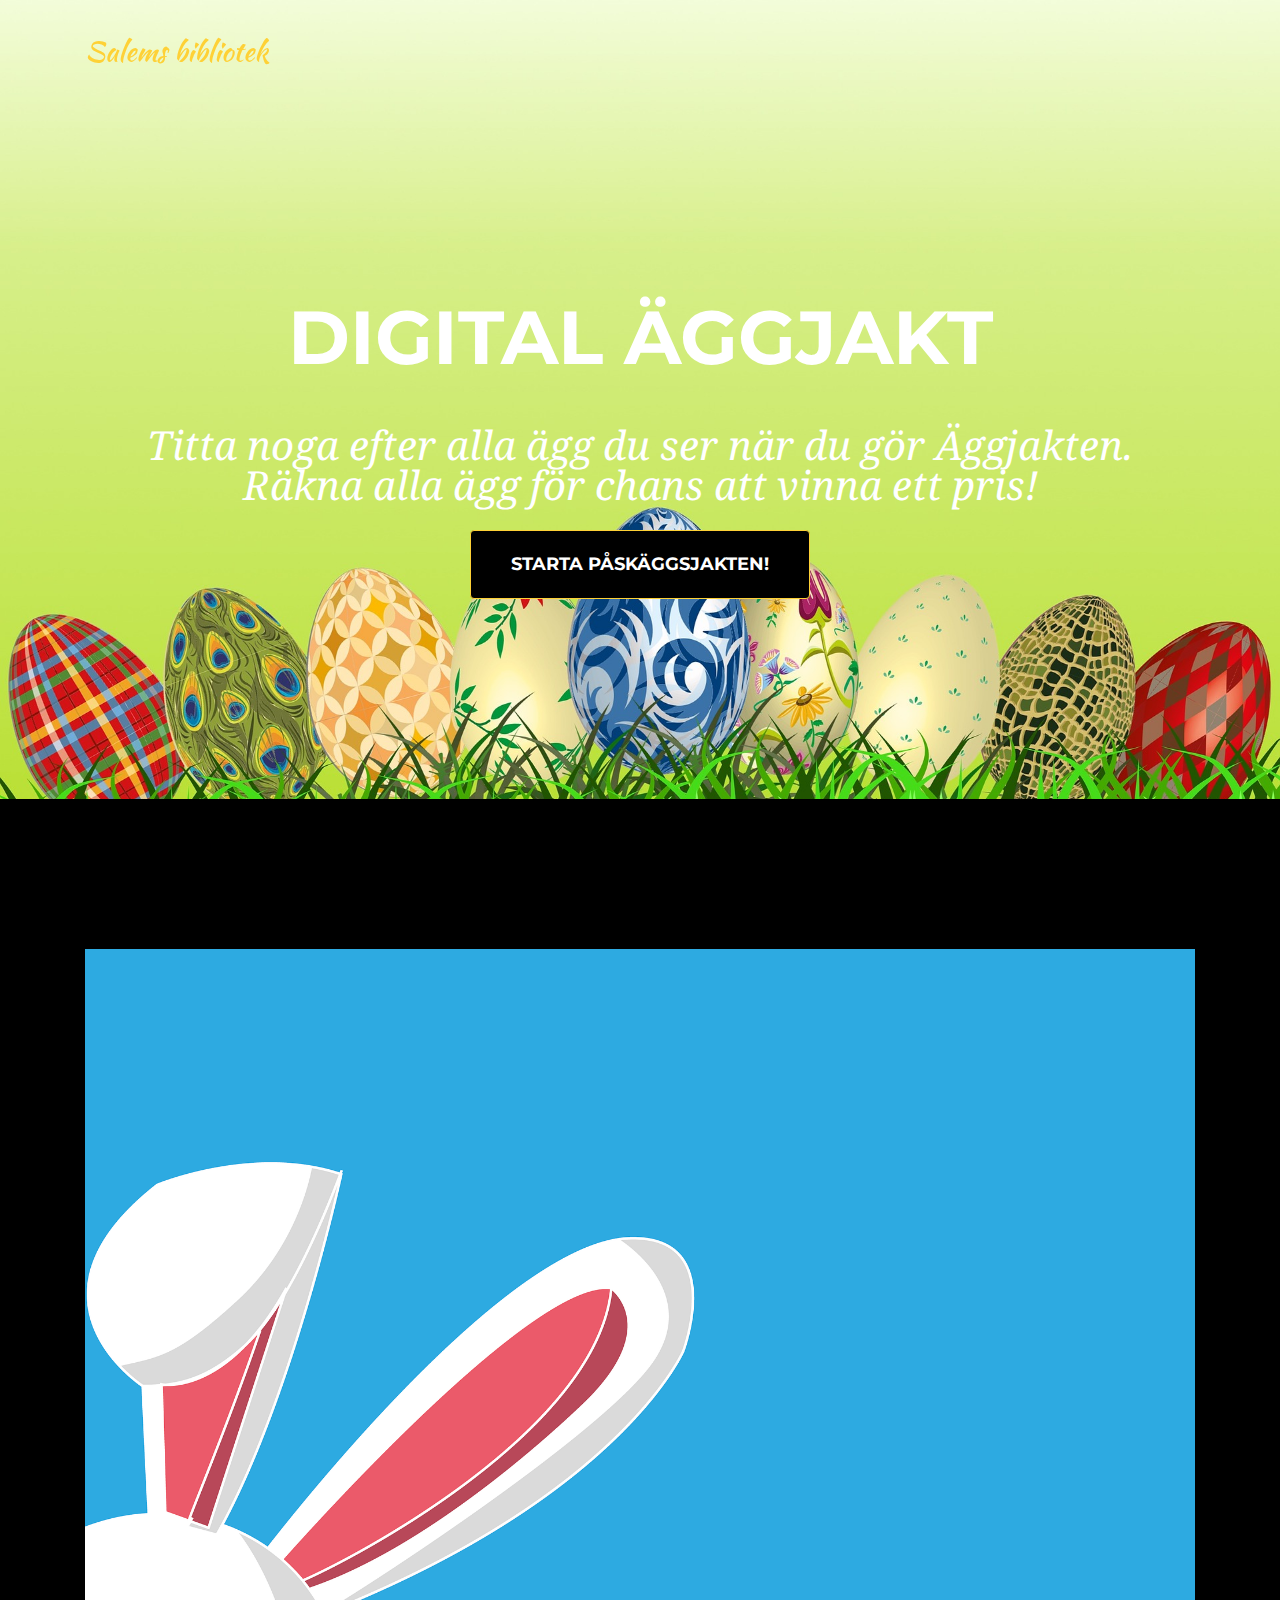
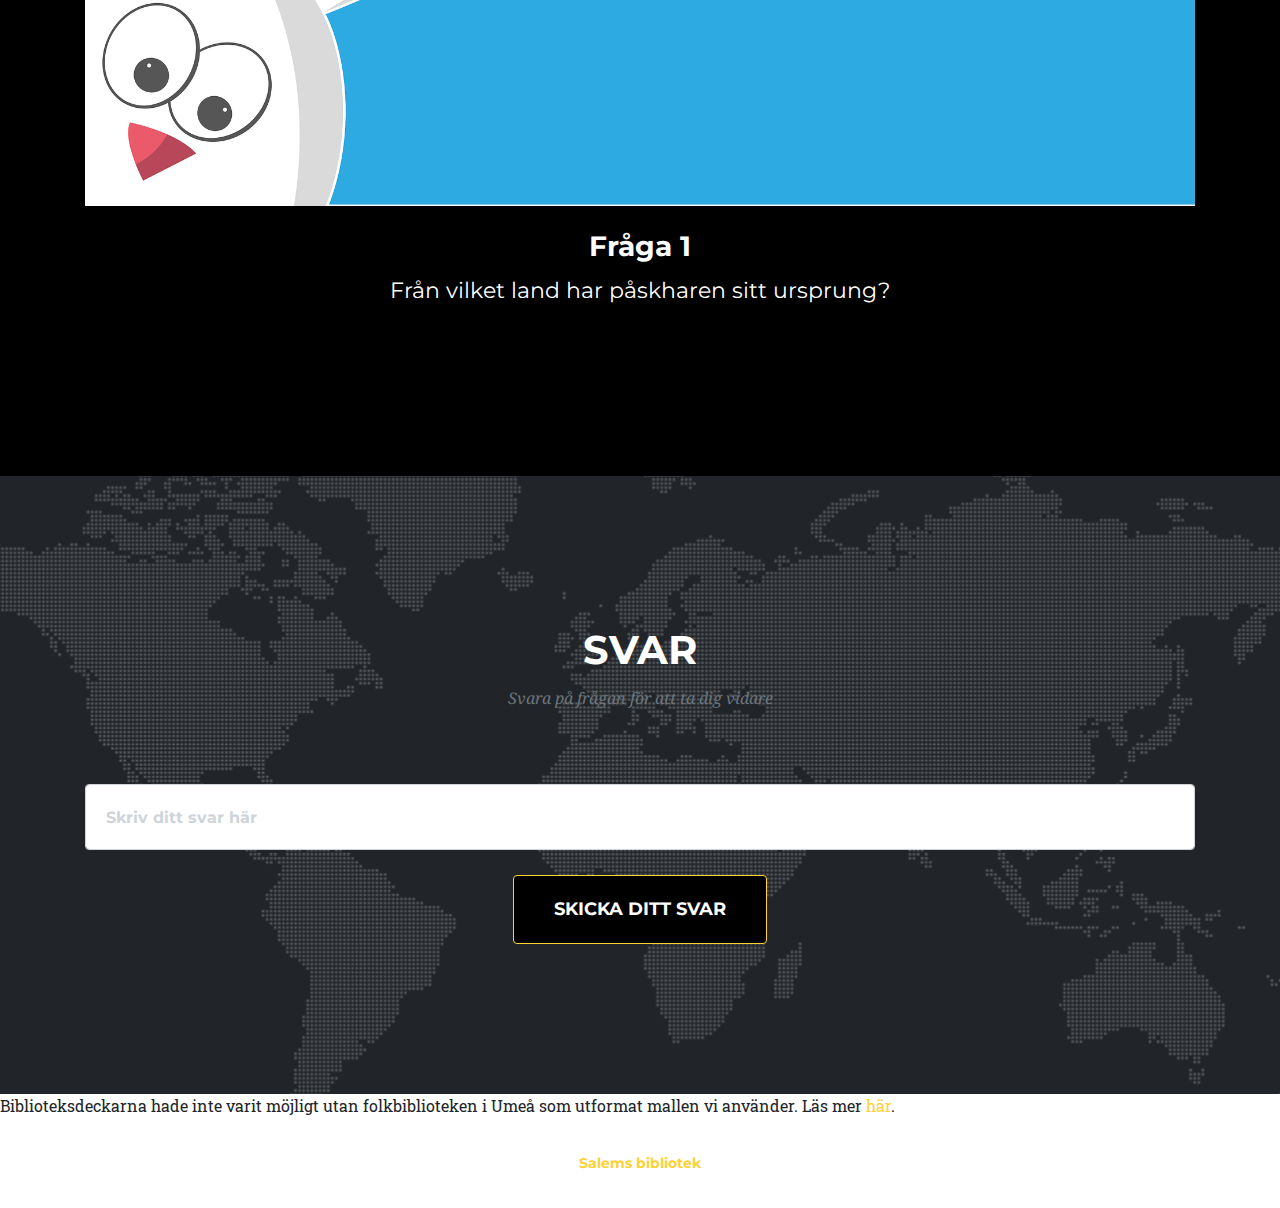
<file: index.html>
<!--
OM TEKNIKJAKTEN
==========================================================
Teknikjakten är inspirerad av escape rooms och skapades som en del 
av projektet Mer för fler som Umeå kommuns bibliotek deltog i 2018. 
Projektgruppen bestod av sex personer från olika bibliotek som gick 
en metodutbildning, SKL:s Innovationsguiden.

Du kan hitta mer information om detta projekt på följande plats

www.minabibliotek.se/merforfler

SKAPA EGNA JAKTER
==========================================================
Denna version av teknikjakten är en mall framtagen för att det skall vara
enkelt att skapa egna teknikjakter.
kunna skapa egna "teknikjakter".

Ett exempel på teknikjakt kan hittas på:

www.itbib.se/teknikjakten

LICENS OCH MALL
==========================================================
Teknikjakten är byggd med hjälp av ett javascript ramverk som heter 
Twitter bootstrap och en tema som heter Agency.
Temat kan hittas på följande sida.

https://startbootstrap.com/themes/agency/

Eller här:

https://github.com/BlackrockDigital/startbootstrap-agency

Mallen Agency använder sig av en licens som heter "The MIT License".
Det innebär följande

The MIT License (MIT)

Copyright (c) 2013-2019 Blackrock Digital LLC

Permission is hereby granted, free of charge, to any person obtaining a copy
of this software and associated documentation files (the "Software"), to deal
in the Software without restriction, including without limitation the rights
to use, copy, modify, merge, publish, distribute, sublicense, and/or sell
copies of the Software, and to permit persons to whom the Software is
furnished to do so, subject to the following conditions:

The above copyright notice and this permission notice shall be included in
all copies or substantial portions of the Software.

THE SOFTWARE IS PROVIDED "AS IS", WITHOUT WARRANTY OF ANY KIND, EXPRESS OR
IMPLIED, INCLUDING BUT NOT LIMITED TO THE WARRANTIES OF MERCHANTABILITY,
FITNESS FOR A PARTICULAR PURPOSE AND NONINFRINGEMENT. IN NO EVENT SHALL THE
AUTHORS OR COPYRIGHT HOLDERS BE LIABLE FOR ANY CLAIM, DAMAGES OR OTHER
LIABILITY, WHETHER IN AN ACTION OF CONTRACT, TORT OR OTHERWISE, ARISING FROM,
OUT OF OR IN CONNECTION WITH THE SOFTWARE OR THE USE OR OTHER DEALINGS IN
THE SOFTWARE.

SLUT PÅ KOMMENTARER
==========================================================
-->

<!--SÅ GÖR DU För att skapa en egen teknikjakt behöver du ändra vissa delar i detta dokument
sådana platser är märkta med texten ÄNDRA. Läs kommentarerna eller använd sökfunktionen
ctrl+f för att snabbt hitta de platser du behöver ändra på.-->


<!DOCTYPE html>
<html lang="sv">
  <head>
    <meta http-equiv="Content-Type" content="text/html; charset=UTF-8">
    <meta name="viewport" content="width=device-width, initial-scale=1, shrink-to-fit=no">
    <meta name="description" content="">
    <meta name="author" content="">

  <!--
  # Genom att ändra denna informationen nedan kan du ge jakten ett eget namn
  # EX: <title>Ett helt eget namn</title>
  # Informationen visas inte någonstans på webbsidan utan ändrar det namn som 
  # webbsidans flik/tabb har då du du surfar till sidan.
  # 
  -->

    <title>Påskäggsjakt</title>

  <!--Filer som berättar hur sidan skall se ut laddas in. Här behöver vi inte ändra något-->
  
    <link href="vendor/bootstrap/css/bootstrap.min.css" rel="stylesheet">
    <link href="vendor/fontawesome-free/css/all.min.css" rel="stylesheet" type="text/css">
    <link href="https://fonts.googleapis.com/css?family=Montserrat:400,700" rel="stylesheet" type="text/css">
    <link href='https://fonts.googleapis.com/css?family=Kaushan+Script' rel='stylesheet' type='text/css'>
    <link href='https://fonts.googleapis.com/css?family=Droid+Serif:400,700,400italic,700italic' rel='stylesheet' type='text/css'>
    <link href='https://fonts.googleapis.com/css?family=Roboto+Slab:400,100,300,700' rel='stylesheet' type='text/css'>
    <link href="css/agency.min.css" rel="stylesheet">
    <link href="css/style.css" rel="stylesheet">

  </head>


  <body id="page-top">
  <!-- Denna del av koden berättar vad menyn skall innehålla -->
    <nav class="navbar navbar-expand-lg navbar-dark fixed-top" id="mainNav">
      <div class="container">
        <a class="navbar-brand js-scroll-trigger" href="https://bibliotek.salem.se/web/arena/welcome"target=blank>
        Salems bibliotek
        </a>
        <button class="navbar-toggler navbar-toggler-right" type="button" data-toggle="collapse" data-target="#navbarResponsive" aria-controls="navbarResponsive" aria-expanded="false" aria-label="Toggle navigation">
          Menu
          <i class="fas fa-bars"></i>
        </button>
        <div class="collapse navbar-collapse" id="navbarResponsive">
          <ul class="navbar-nav text-uppercase ml-auto">
            <li class="nav-item">
            
           

          </ul>
        </div>
      </div>
    </nav>

    <!--SLUT PÅ DELEN SOM BESKRIVER MENYN LÄNGST UPP-->

    <!--FÖRSTA DELEN SOM INTRODUCERAR JAKTEN STARTAR-->
    <header class="masthead">
      <div class="container">
        <div class="intro-text">
        <div class="intro-heading text-uppercase">Digital äggjakt</div>
          <div class="intro-lead-in">Titta noga efter alla ägg du ser när du gör Äggjakten. Räkna alla ägg för chans att vinna ett pris!</div>
          
          <a class="btn btn-primary btn-xl text-uppercase js-scroll-trigger" href="#services">
          Starta påskäggsjakten!
          </a>
        </div>
      </div>
    </header>
    
    <!-- DELEN SOM BESKRIVER FÖRSTA UPPDRAGET STARTAR -->
    <section id="services">
      <div class="container">
        <div class="row">
          <div class="col-lg-12 text-center">
            

            
            
            <!--Ibland kanske du vill lägga till en bild i beskrivningen.
            I så fall läger du in bilden i katalogen img.
            Du lägger sedan in följande kod för att berätta att en bild skall visas.
            Men ersätter bildensnamn med det namn din bild och det filformat din bild har.

            EX:
            <img src="./img/bildensnamn.filformat">
            T.ex: <img src="./img/coolbild.jpeg">-->

            <img src="./img/påskhare.png" alt="beskrivning av bilden">

            <br />
            <br />
            <h3>Fråga 1</h3>
            <!--Här nedan beskriver du vad uppdraget skall vara-->
            <p>
            Från vilket land har påskharen sitt ursprung? 
            
            
            </p>
          </div>
        </div>
      </div>
    </section>

 
    
    <!-- DELEN DÄR MAN MATAR IN SITT SVAR STARTAR -->
    <section id="contact">
      <div class="container">
        <div class="row">
          <div class="col-lg-12 text-center">
            <h2 class="section-heading text-uppercase">Svar</h2>
            <h3 class="section-subheading text-muted">Svara på frågan för att ta dig vidare</h3>
          </div>
        </div>
        <div class="row">
          <div class="col-lg-12">

      <!--Du behöver här berätta vilken sida som skall laddas om man löser uppdraget.
      Just nu är det sidan som heter 2.html som skall laddas.
      Om vi istället skulle arbeta med uppdrag 2 just så och ändra i filen 2.html skulle vi då alltså
      istället låta det stå "./3.html" eftersom det då är den sidan som borde laddas.

      Vi kan fortsätta på detta viset och lägga till nya sidor tills dess att vi skapat
      så många uppdrag vi vill.
      -->
            <form id="contactForm" name="sentMessage" novalidate="novalidate" 
            action="./2.html" 
            onsubmit="return validateForm()" autocomplete="off">
              <div class="row">
                <div class="col-md-12">
                  <div class="form-group">
                    <input class="form-control" id="answer" type="text" placeholder="Skriv ditt svar här" required="required" data-validation-required-message="Rutan får inte vara tom">
                    <p class="help-block text-danger"></p>
                  </div>
                  
                <div class="col-lg-12 text-center">
                  <div id="success"></div>
                  <button id="sendMessageButton" class="btn btn-primary btn-xl text-uppercase" type="submit">Skicka ditt svar</button>
                </div>
              </div>
            
          </div></form>
        </div>
      </div>
    </div></section>
Biblioteksdeckarna hade inte varit möjligt utan folkbiblioteken i Umeå som utformat mallen vi använder. Läs mer <a href="https://www.minabibliotek.se/merforfler" target="_blank">här</a>.
    <!-- DENNA DEL BESKRIVER INFORMATIONEN SOM VISAS LÄNGST NER PÅ SIDAN -->
    <footer>
      <div class="container">
        <div class="row">
          <div class="col-md-12">
            <span class="copyright">
              <a href="https://bibliotek.salem.se/web/arena/welcome" style="font-weight: bold">
                  Salems bibliotek
              </a>
            </span>
          </div>
          
        </div>
      </div>
    </footer>



    <!-- Filer som denna mall använder läses in, du behöver inte ändra något här.-->

    <script src="vendor/jquery/jquery.min.js"></script>
    <script src="vendor/bootstrap/js/bootstrap.bundle.min.js"></script>
    <script src="vendor/jquery-easing/jquery.easing.min.js"></script>
    <script src="js/agency.min.js"></script>
    <script src="js/agency.min.js"></script>

    <!--I DENNA DEL BERÄTTAR DU VAD SOM ÄR RÄTT SVAR-->
    <script>
    function validateForm() {

      //Det använder skriver i rutan hämtas in och sparas i en variabel som heter answer.
      //det man skrivit in i rutan konverteras automatiskt till gemener.
      //Skriver någon in MeDDelande och då använder versaler kommer texten som sparas att ändå att bli meddelande.
      //Det gör det lättare att berätta vilket alteranativ som är rätt eftersom
      //vi inte behöver ta hänsyn till gemenser/versaler.
      var answer = document.forms["contactForm"]["answer"].value.toLowerCase();
      
      /*Genom att ändra det som står mellan dessa tecken "" kan du välja vad som är rätt svar 
      Viktigt! Skriv svaret med små bokstäver.

      EX: if (answer == "mittsvar")

      Om man nu skriver in mittsvar i rutan kommer man vidare.
      
      Finns det fler än ett rätt svar? 

      Genom att lägga till följande tecken || (markera texten och kopiera 
      eller tryck alt-gr samtidigt som du trycker på tangenten till höger om shift)
      så kan du lägga till fler alternativ som är rätt.

      EX: Med två räta svar

      if (answer == "svar1" || answer == "svar2" )
      
      EX: Med tre rätta svar

      if (answer == "svar1" || answer == "svar2" answer == "svar3" )
      */

      if (answer == "tyskland" || answer == "deutchland" || answer == "germany") {
          return true;
      }else{
        document.getElementById("answer").value ="";
        document.getElementById("answer").setAttribute("placeholder","Det var tyvärr fel svar, försök igen!");
        return false;
      }
    }
  </script>

  <!--GRATTIS! Du har nu gjort startsidan för din egen teknikjakt! Testa att dubbelklicka på denna fil
  index.html för att visa sidan i din webbläsare. Fungerar inte  det kan du högerklicka på filen och välja öppna med. Där borde du kunna hitta någon webbläsare som alternativ

  EX: Internet Explorer, Edge, Firefox, Chrome

  Det är nu dags att öppna sidan som heter 2.html och följa instruktionerna där.
  -->
</body>
</html>
</file>
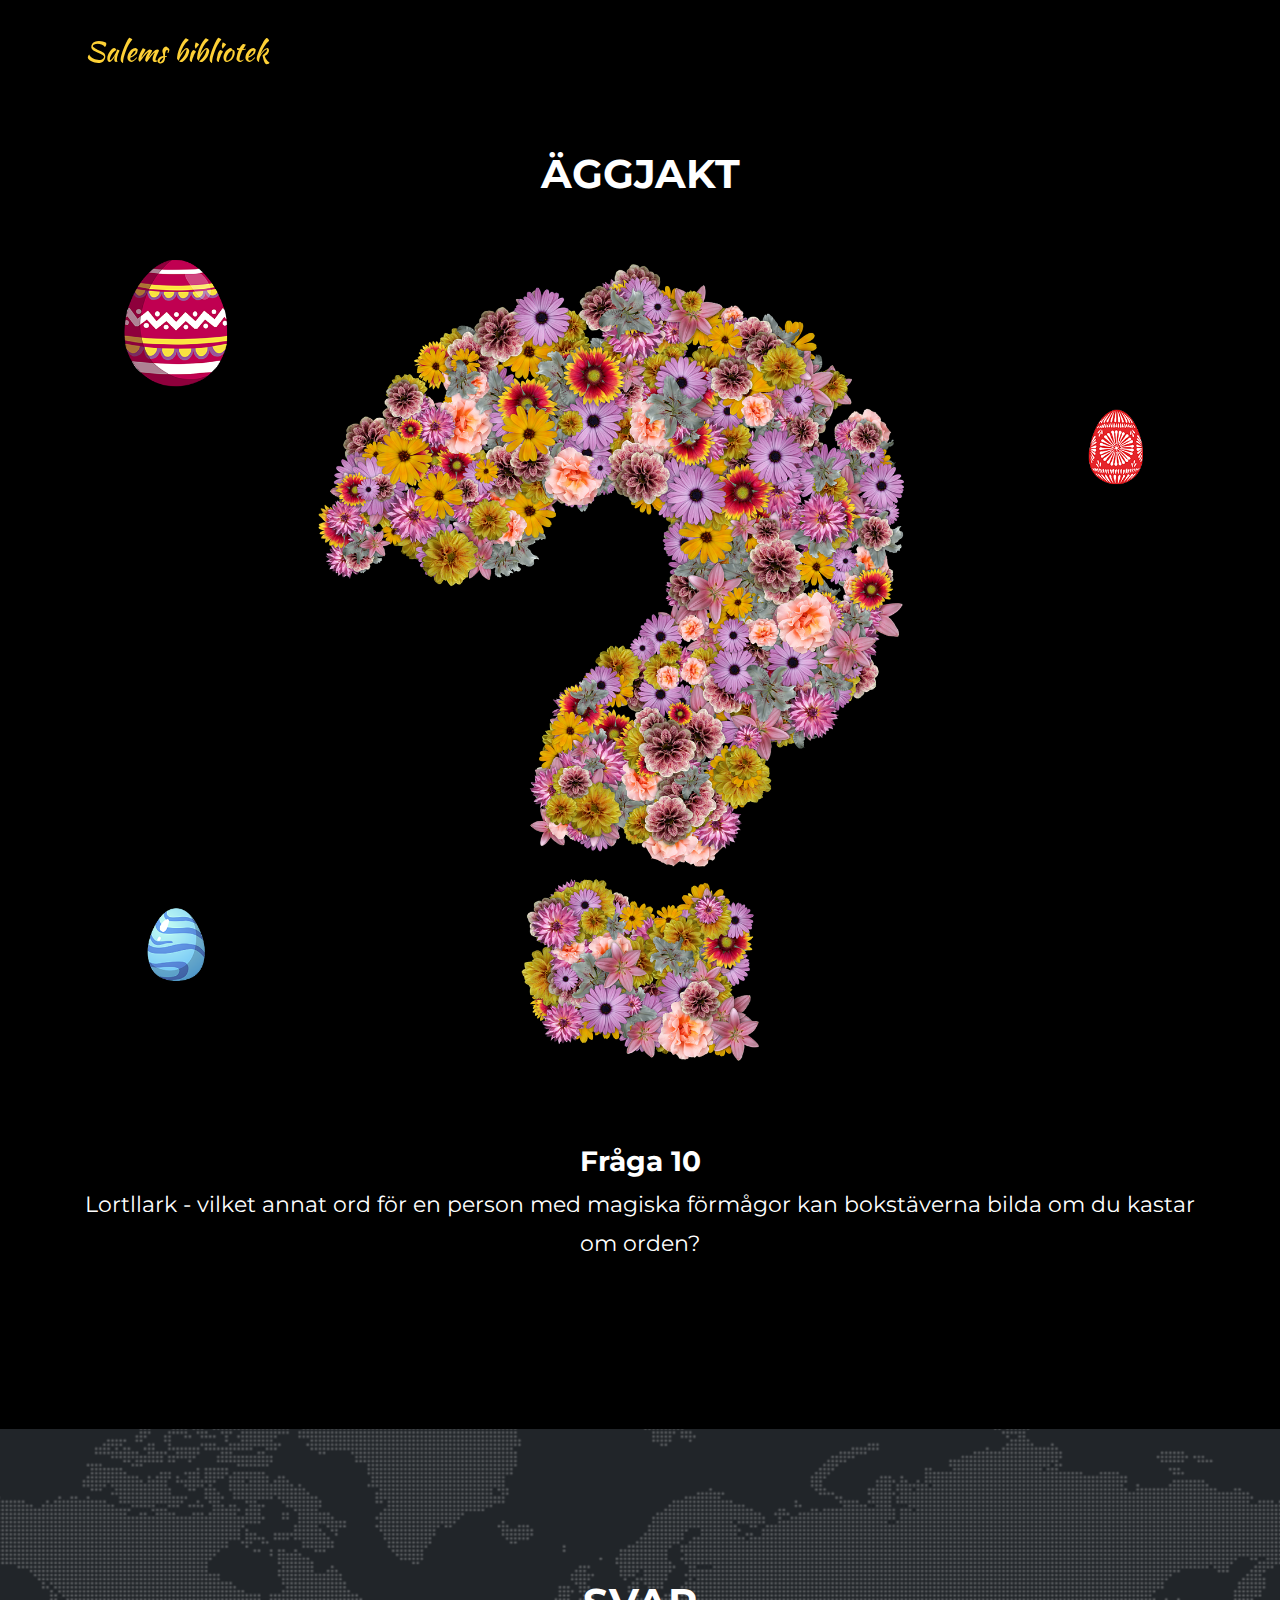
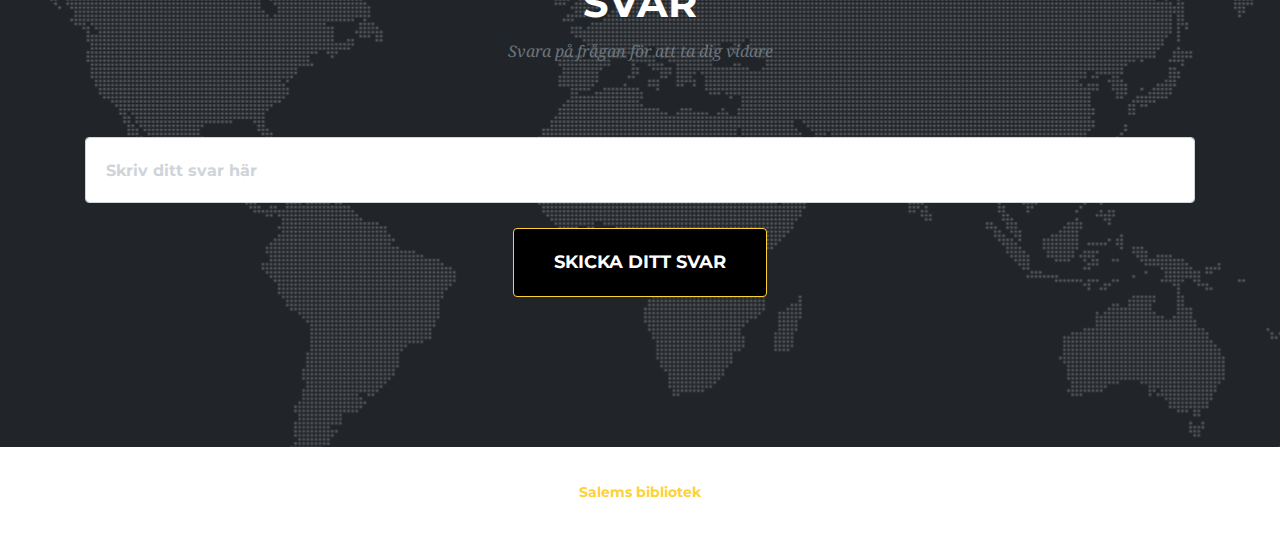
<file: 10.html>
<!--
SKAPA EN EGEN MALLSIDA FÖR UPPDRAG
==========================================================
Nu blir det lite repetition. Den sida hu hintills arbetet med 
introducerade jakten och hade därför lite speciellt innehåll.

Målet med den sida du arbetar med just nu är att skapa en
mall som du sedan kan kopiera till så många uppdrag du behöver.
Du behöver sedan ändra ett saker på varje sida.

1. Beskrivningen av uppdraget.
2. Uppgiftens nummer
3. Vad det rätta svaret är
4. Vilken sida som skall laddas om man svarar rätt.
-->

<!DOCTYPE html>
<html lang="sv">
  <head>
    <meta http-equiv="Content-Type" content="text/html; charset=UTF-8">
    <meta name="viewport" content="width=device-width, initial-scale=1, shrink-to-fit=no">
    <meta name="description" content="">
    <meta name="author" content="">

  <!--
  # Genom att ändra denna informationen nedan kan du ge jakten ett eget namn
  # EX: <title>Ett helt eget namn</title>
  # Informationen visas inte någonstans på webbsidan utan ändrar det namn som 
  # webbsidans flik/tabb har då du du surfar till sidan.
  # 
  -->
    <title>Äggjakt</title>

  <!--Filer som berättar hur sidan skall se ut laddas in. Här behöver vi inte ändra något-->
  
    <link href="vendor/bootstrap/css/bootstrap.min.css" rel="stylesheet">
    <link href="vendor/fontawesome-free/css/all.min.css" rel="stylesheet" type="text/css">
    <link href="https://fonts.googleapis.com/css?family=Montserrat:400,700" rel="stylesheet" type="text/css">
    <link href='https://fonts.googleapis.com/css?family=Kaushan+Script' rel='stylesheet' type='text/css'>
    <link href='https://fonts.googleapis.com/css?family=Droid+Serif:400,700,400italic,700italic' rel='stylesheet' type='text/css'>
    <link href='https://fonts.googleapis.com/css?family=Roboto+Slab:400,100,300,700' rel='stylesheet' type='text/css'>
    <link href="css/agency.min.css" rel="stylesheet">
    <link href="css/style.css" rel="stylesheet">
  </head>


  <body id="page-top">
  <!-- Denna del av koden berättar vad menyn skall innehålla -->
    <nav class="navbar navbar-expand-lg navbar-dark fixed-top" id="mainNav">
      <div class="container">
        <a class="navbar-brand js-scroll-trigger" href="#page-top">Salems bibliotek</a>

        <button class="navbar-toggler navbar-toggler-right" type="button" data-toggle="collapse" data-target="#navbarResponsive" aria-controls="navbarResponsive" aria-expanded="false" aria-label="Toggle navigation">
          Menu
          <i class="fas fa-bars"></i>
        </button>
        <div class="collapse navbar-collapse" id="navbarResponsive">
          <ul class="navbar-nav text-uppercase ml-auto">
             

          </ul>
        </div>
      </div>
    </nav>

    <!--SLUT PÅ DELEN SOM BESKRIVER MENYN LÄNGST UPP-->

    <!-- DELEN SOM BESKRIVER FÖRSTA UPPDRAGET STARTAR -->
    <section id="services">
      <div class="container">
        <div class="row">
          <div class="col-lg-12 text-center">
            <!--Sidans största rubrik-->
            <h2 class="section-heading text-uppercase">Äggjakt</h2>

            <!--Bakgrunds information-->
            
            <h3></h3>
            <img src="./img/gåta.png" alt="frågetecken och tre ägg">
            <!--Eventuellt återkoppling gällande det tidigare uppdraget-->
            <p> 
            
            </p>

            <!--Uppgiftens nummer-->
            <h3>Fråga 10</h3>
            <!--Vilket är uppdraget?-->
            <p>
            

              Lortllark - vilket annat ord för en person med magiska förmågor kan bokstäverna bilda om du kastar om orden?
              
              
            <!--Ibland kanske du vill lägga till en bild i beskrivningen.
            I så fall läger du in bilden i katalogen img.
            Du lägger sedan in följande kod för att berätta att en bild skall visas.
            Men ersätter bildensnamn med det namn din bild och det filformat din bild har.

            EX:
            <img src="./img/bildensnamn.filformat">
            T.ex: <img src="./img/coolbild.jpeg">
            -->
            </p>
          </div>
        </div>
      </div>
    </section>

 
<!-- DELEN DÄR MAN MATAR IN SITT SVAR STARTAR -->
    <section id="contact">
      <div class="container">
        <div class="row">
          <div class="col-lg-12 text-center">
            <h2 class="section-heading text-uppercase">Svar</h2>
            <h3 class="section-subheading text-muted">Svara på frågan för att ta dig vidare</h3>
          </div>
        </div>
        <div class="row">
          <div class="col-lg-12">

      <!--VILKEN SIDA SKALL LADDAS OM MAN SKRIVIT IN RÄTT SVAR
      Du behöver här berätta vilken sida som skall laddas om man löser uppdraget.
      Just nu är det sidan som heter 2.html som skall laddas.
      Om vi istället skulle arbeta med uppdrag 2 just så och ändra i filen 2.html skulle vi då alltså
      istället låta det stå 3.html eftersom det då är den sidan som borde laddas.
      Om detta är sista uppdraget i din jakt skriver du in klar.html

      Vi kan fortsätta på detta viset och lägga till nya sidor tills dess att vi skapat
      så många uppdrag vi vill.
      -->
            <form id="contactForm" name="sentMessage" novalidate="novalidate" 
            action="./klar.html" 
            onsubmit="return validateForm()" autocomplete="off">
              <div class="row">
                <div class="col-md-12">
                  <div class="form-group">
                    <input class="form-control" id="answer" type="text" placeholder="Skriv ditt svar här" required="required" data-validation-required-message="Rutan får inte vara tom">
                    <p class="help-block text-danger"></p>
                  </div>
                  
                <div class="col-lg-12 text-center">
                  <div id="success"></div>
                  <button id="sendMessageButton" class="btn btn-primary btn-xl text-uppercase" type="submit">Skicka ditt svar</button>
                </div>
              </div>
            
          </div></form>
        </div>
      </div>
    </div></section>

    <!-- DENNA DEL BESKRIVER INFORMATIONEN SOM VISAS LÄNGST NER PÅ SIDAN -->
    <footer>
      <div class="container">
        <div class="row">
          <div class="col-md-12">
            <span class="copyright">
              <a href="https://bibliotek.salem.se/web/arena/welcome"target=blank style="font-weight: bold">
                  Salems bibliotek
              </a>
            </span>
          </div>
          
        </div>
      </div>
    </footer>

    <!-- Filer som denna mall använder läses in -->
    <script src="vendor/jquery/jquery.min.js"></script>
    <script src="vendor/bootstrap/js/bootstrap.bundle.min.js"></script>
    <script src="vendor/jquery-easing/jquery.easing.min.js"></script>
    <script src="js/agency.min.js"></script>
    <script src="js/agency.min.js"></script>

    <!--I DENNA DEL BERÄTTAR DU VAD SOM ÄR RÄTT SVAR-->
    <script>
    function validateForm() {

      //Det använder skriver i rutan hämtas in och sparas i en variabel som heter answer.
      var answer = document.forms["contactForm"]["answer"].value.toLowerCase();
      
      /*Genom att ändra det som står mellan dessa tecken "" kan du välja vad som är rätt svar 
      Viktigt! Skriv svaret med små bokstäver.

      EX: if (answer == "mittsvar")

      Om man nu skriver in mittsvar i rutan kommer man vidare.
      
      Finns det fler än ett rätt svar? 

      Genom att lägga till följande tecken || (markera texten och kopiera 
      eller tryck alt-gr samtidigt som du trycker på tangenten till höger om shift)
      så kan du lägga till fler alternativ som är rätt.

      EX: Med två räta svar

       if (answer == "svar1" || answer == "svar2" )
      
      EX: Med tre rätta svar

      if (answer == "svar1" || answer == "svar2" answer == "svar3" )

      */

      if (answer == "trollkarl" || answer == "trollkar" ) {
          return true;
      }else{
        document.getElementById("answer").value ="";
        document.getElementById("answer").setAttribute("placeholder","Det var tyvärr fel svar, försök igen!");
        return false;
      }
    }
  </script>

  <!--GRATTIS Du har nu gjort uppdrag nummer två!
  Du har nu skapat en mall för en uppdragssida att utgå från.
  Vill du t.ex. skapa en teknikjakt med kan du kopiera 
  dokument och döpa kopian till 3.html. Du kan sedan upprepa samma tillvägagångssätt
  fler gånger och du vill skapa en jakt med fler uppdrag.

  3.html

  Du går sedan igenom dessa kopior på samma vis som detta dokument.


  Så avslutar du jakten.

  Du avslutar jakten genom att säga att man skall hamna på sidan
  klar.html om man skriver in rätt svar.

  EX: 
            action="./klar.html" 

  Du hittar fler instruktioner här ovan under delen som heter
  VILKEN SIDA SKALL LADDAS OM SKRIVIT IN RÄTT SVAR
  -->
</body>
</html>
</file>
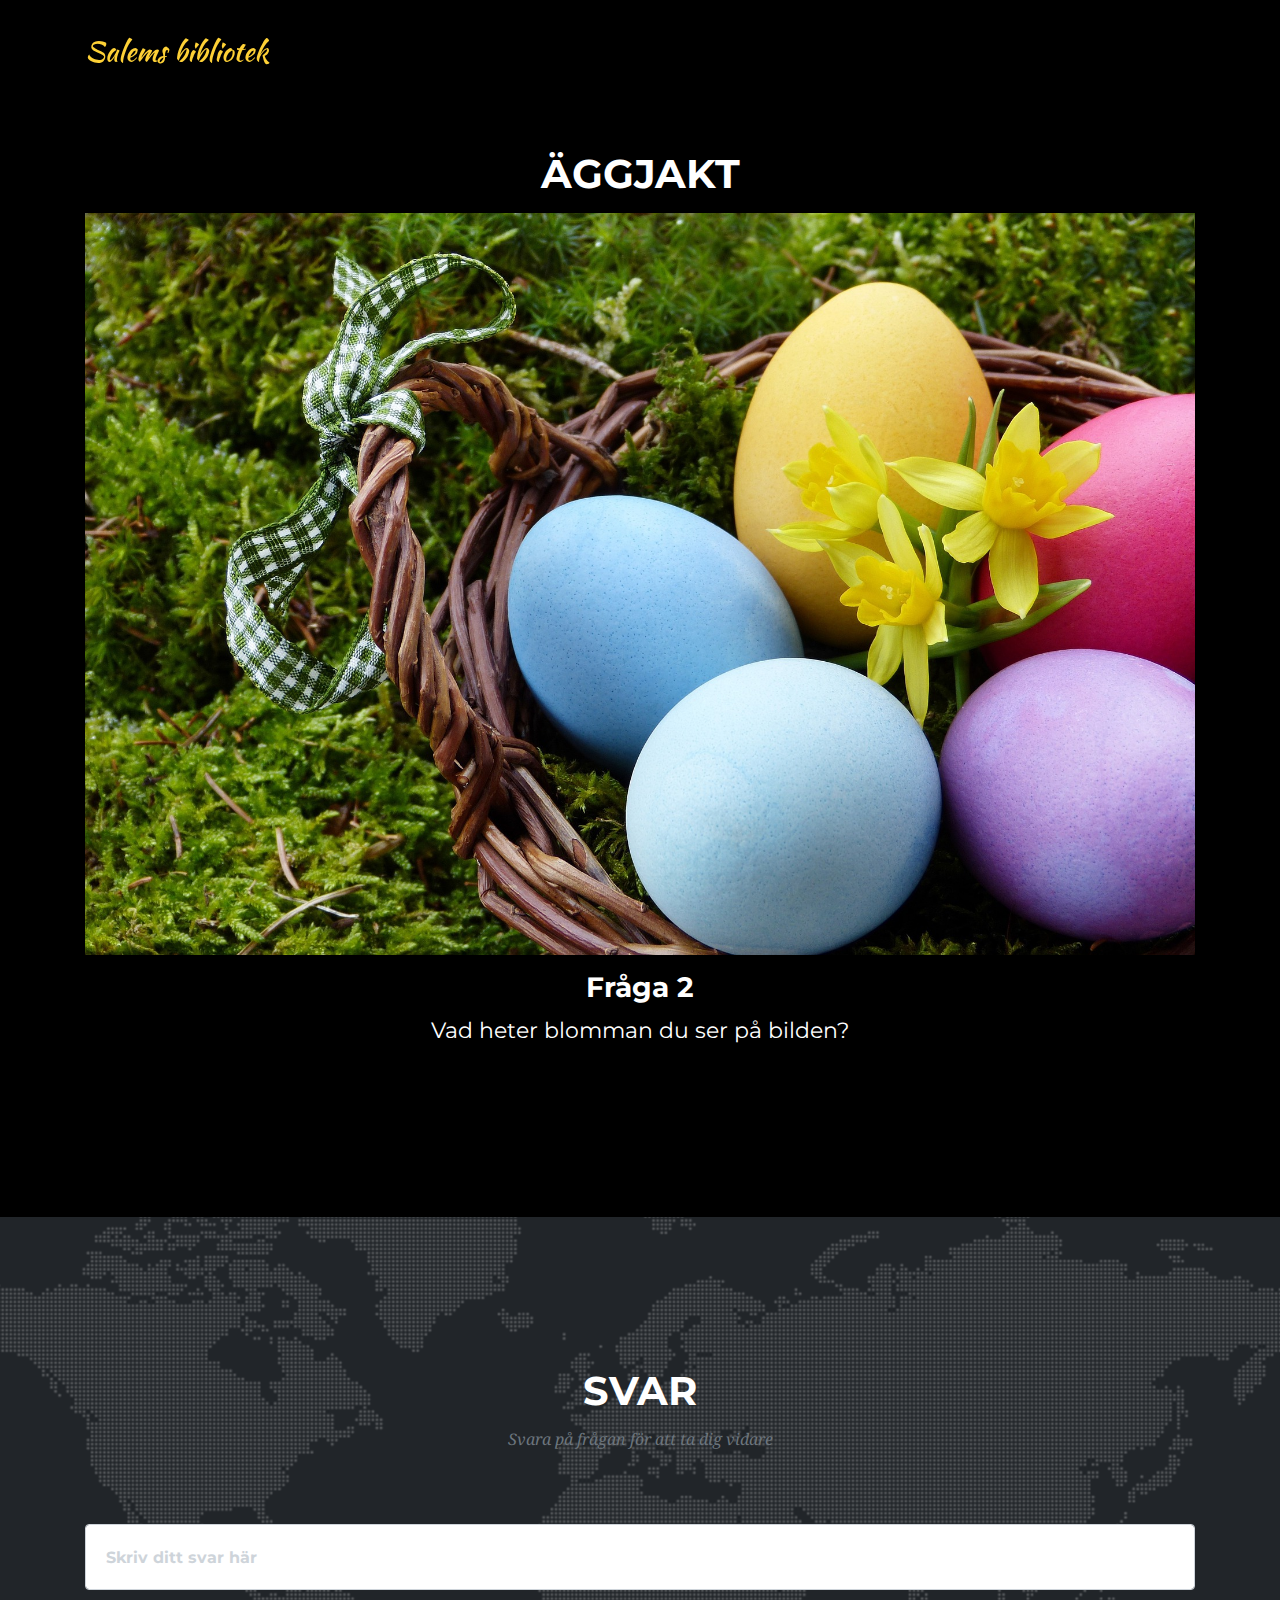
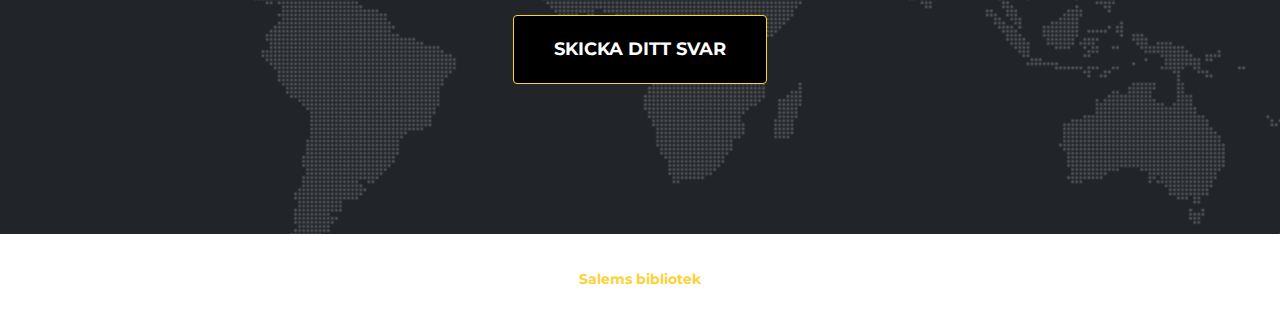
<file: 2.html>
<!--
SKAPA EN EGEN MALLSIDA FÖR UPPDRAG
==========================================================
Nu blir det lite repetition. Den sida hu hintills arbetet med 
introducerade jakten och hade därför lite speciellt innehåll.

Målet med den sida du arbetar med just nu är att skapa en
mall som du sedan kan kopiera till så många uppdrag du behöver.
Du behöver sedan ändra ett saker på varje sida.

1. Beskrivningen av uppdraget.
2. Uppgiftens nummer
3. Vad det rätta svaret är
4. Vilken sida som skall laddas om man svarar rätt.
-->

<!DOCTYPE html>
<html lang="sv">
  <head>
    <meta http-equiv="Content-Type" content="text/html; charset=UTF-8">
    <meta name="viewport" content="width=device-width, initial-scale=1, shrink-to-fit=no">
    <meta name="description" content="">
    <meta name="author" content="">

  <!--
  # Genom att ändra denna informationen nedan kan du ge jakten ett eget namn
  # EX: <title>Ett helt eget namn</title>
  # Informationen visas inte någonstans på webbsidan utan ändrar det namn som 
  # webbsidans flik/tabb har då du du surfar till sidan.
  # 
  -->
    <title>Äggjakt</title>

  <!--Filer som berättar hur sidan skall se ut laddas in. Här behöver vi inte ändra något-->
  
    <link href="vendor/bootstrap/css/bootstrap.min.css" rel="stylesheet">
    <link href="vendor/fontawesome-free/css/all.min.css" rel="stylesheet" type="text/css">
    <link href="https://fonts.googleapis.com/css?family=Montserrat:400,700" rel="stylesheet" type="text/css">
    <link href='https://fonts.googleapis.com/css?family=Kaushan+Script' rel='stylesheet' type='text/css'>
    <link href='https://fonts.googleapis.com/css?family=Droid+Serif:400,700,400italic,700italic' rel='stylesheet' type='text/css'>
    <link href='https://fonts.googleapis.com/css?family=Roboto+Slab:400,100,300,700' rel='stylesheet' type='text/css'>
    <link href="css/agency.min.css" rel="stylesheet">
    <link href="css/style.css" rel="stylesheet">
  </head>


  <body id="page-top">
  <!-- Denna del av koden berättar vad menyn skall innehålla -->
    <nav class="navbar navbar-expand-lg navbar-dark fixed-top" id="mainNav">
      <div class="container">
        <a class="navbar-brand js-scroll-trigger" href="#page-top">Salems bibliotek</a>

        <button class="navbar-toggler navbar-toggler-right" type="button" data-toggle="collapse" data-target="#navbarResponsive" aria-controls="navbarResponsive" aria-expanded="false" aria-label="Toggle navigation">
          Menu
          <i class="fas fa-bars"></i>
        </button>
        <div class="collapse navbar-collapse" id="navbarResponsive">
          <ul class="navbar-nav text-uppercase ml-auto">
             

          </ul>
        </div>
      </div>
    </nav>

    <!--SLUT PÅ DELEN SOM BESKRIVER MENYN LÄNGST UPP-->

    <!-- DELEN SOM BESKRIVER FÖRSTA UPPDRAGET STARTAR -->
    <section id="services">
      <div class="container">
        <div class="row">
          <div class="col-lg-12 text-center">
            <!--Sidans största rubrik-->
            <h2 class="section-heading text-uppercase">Äggjakt</h2>

            <!--Bakgrunds information-->
            <h3></h3>
            <img src="./img/påskliljaägg.jpg" alt="påsklilja och fem ägg">
            <!--Eventuellt återkoppling gällande det tidigare uppdraget-->
            <p> 
            
            </p>

            <!--Uppgiftens nummer-->
            <h3>Fråga 2</h3>
            <!--Vilket är uppdraget?-->
            <p>
              Vad heter blomman du ser på bilden? 
              
              
            <!--Ibland kanske du vill lägga till en bild i beskrivningen.
            I så fall läger du in bilden i katalogen img.
            Du lägger sedan in följande kod för att berätta att en bild skall visas.
            Men ersätter bildensnamn med det namn din bild och det filformat din bild har.

            EX:
            <img src="./img/bildensnamn.filformat">
            T.ex: <img src="./img/coolbild.jpeg">
            -->
            </p>
          </div>
        </div>
      </div>
    </section>

 
<!-- DELEN DÄR MAN MATAR IN SITT SVAR STARTAR -->
    <section id="contact">
      <div class="container">
        <div class="row">
          <div class="col-lg-12 text-center">
            <h2 class="section-heading text-uppercase">Svar</h2>
            <h3 class="section-subheading text-muted">Svara på frågan för att ta dig vidare</h3>
          </div>
        </div>
        <div class="row">
          <div class="col-lg-12">

      <!--VILKEN SIDA SKALL LADDAS OM MAN SKRIVIT IN RÄTT SVAR
      Du behöver här berätta vilken sida som skall laddas om man löser uppdraget.
      Just nu är det sidan som heter 2.html som skall laddas.
      Om vi istället skulle arbeta med uppdrag 2 just så och ändra i filen 2.html skulle vi då alltså
      istället låta det stå 3.html eftersom det då är den sidan som borde laddas.
      Om detta är sista uppdraget i din jakt skriver du in klar.html

      Vi kan fortsätta på detta viset och lägga till nya sidor tills dess att vi skapat
      så många uppdrag vi vill.
      -->
            <form id="contactForm" name="sentMessage" novalidate="novalidate" 
            action="./3.html" 
            onsubmit="return validateForm()" autocomplete="off">
              <div class="row">
                <div class="col-md-12">
                  <div class="form-group">
                    <input class="form-control" id="answer" type="text" placeholder="Skriv ditt svar här" required="required" data-validation-required-message="Rutan får inte vara tom">
                    <p class="help-block text-danger"></p>
                  </div>
                  
                <div class="col-lg-12 text-center">
                  <div id="success"></div>
                  <button id="sendMessageButton" class="btn btn-primary btn-xl text-uppercase" type="submit">Skicka ditt svar</button>
                </div>
              </div>
            
          </div></form>
        </div>
      </div>
    </div></section>

    <!-- DENNA DEL BESKRIVER INFORMATIONEN SOM VISAS LÄNGST NER PÅ SIDAN -->
    <footer>
      <div class="container">
        <div class="row">
          <div class="col-md-12">
            <span class="copyright">
              <a href="https://bibliotek.salem.se/web/arena/welcome"target=blank style="font-weight: bold">
                  Salems bibliotek
              </a>
            </span>
          </div>
          
        </div>
      </div>
    </footer>

    <!-- Filer som denna mall använder läses in -->
    <script src="vendor/jquery/jquery.min.js"></script>
    <script src="vendor/bootstrap/js/bootstrap.bundle.min.js"></script>
    <script src="vendor/jquery-easing/jquery.easing.min.js"></script>
    <script src="js/agency.min.js"></script>
    <script src="js/agency.min.js"></script>

    <!--I DENNA DEL BERÄTTAR DU VAD SOM ÄR RÄTT SVAR-->
    <script>
    function validateForm() {

      //Det använder skriver i rutan hämtas in och sparas i en variabel som heter answer.
      var answer = document.forms["contactForm"]["answer"].value.toLowerCase();
      
      /*Genom att ändra det som står mellan dessa tecken "" kan du välja vad som är rätt svar 
      Viktigt! Skriv svaret med små bokstäver.

      EX: if (answer == "mittsvar")

      Om man nu skriver in mittsvar i rutan kommer man vidare.
      
      Finns det fler än ett rätt svar? 

      Genom att lägga till följande tecken || (markera texten och kopiera 
      eller tryck alt-gr samtidigt som du trycker på tangenten till höger om shift)
      så kan du lägga till fler alternativ som är rätt.

      EX: Med två räta svar

       if (answer == "svar1" || answer == "svar2" )
      
      EX: Med tre rätta svar

      if (answer == "svar1" || answer == "svar2" answer == "svar3" )

      */

      if (answer == "påsklilja" || answer == "lilja" || answer == "trumpetnarciss") {
          return true;
      }else{
        document.getElementById("answer").value ="";
        document.getElementById("answer").setAttribute("placeholder","Det var tyvärr fel svar, försök igen!");
        return false;
      }
    }
  </script>

  <!--GRATTIS Du har nu gjort uppdrag nummer två!
  Du har nu skapat en mall för en uppdragssida att utgå från.
  Vill du t.ex. skapa en teknikjakt med kan du kopiera 
  dokument och döpa kopian till 3.html. Du kan sedan upprepa samma tillvägagångssätt
  fler gånger och du vill skapa en jakt med fler uppdrag.

  3.html

  Du går sedan igenom dessa kopior på samma vis som detta dokument.


  Så avslutar du jakten.

  Du avslutar jakten genom att säga att man skall hamna på sidan
  klar.html om man skriver in rätt svar.

  EX: 
            action="./klar.html" 

  Du hittar fler instruktioner här ovan under delen som heter
  VILKEN SIDA SKALL LADDAS OM SKRIVIT IN RÄTT SVAR
  -->
</body>
</html>
</file>
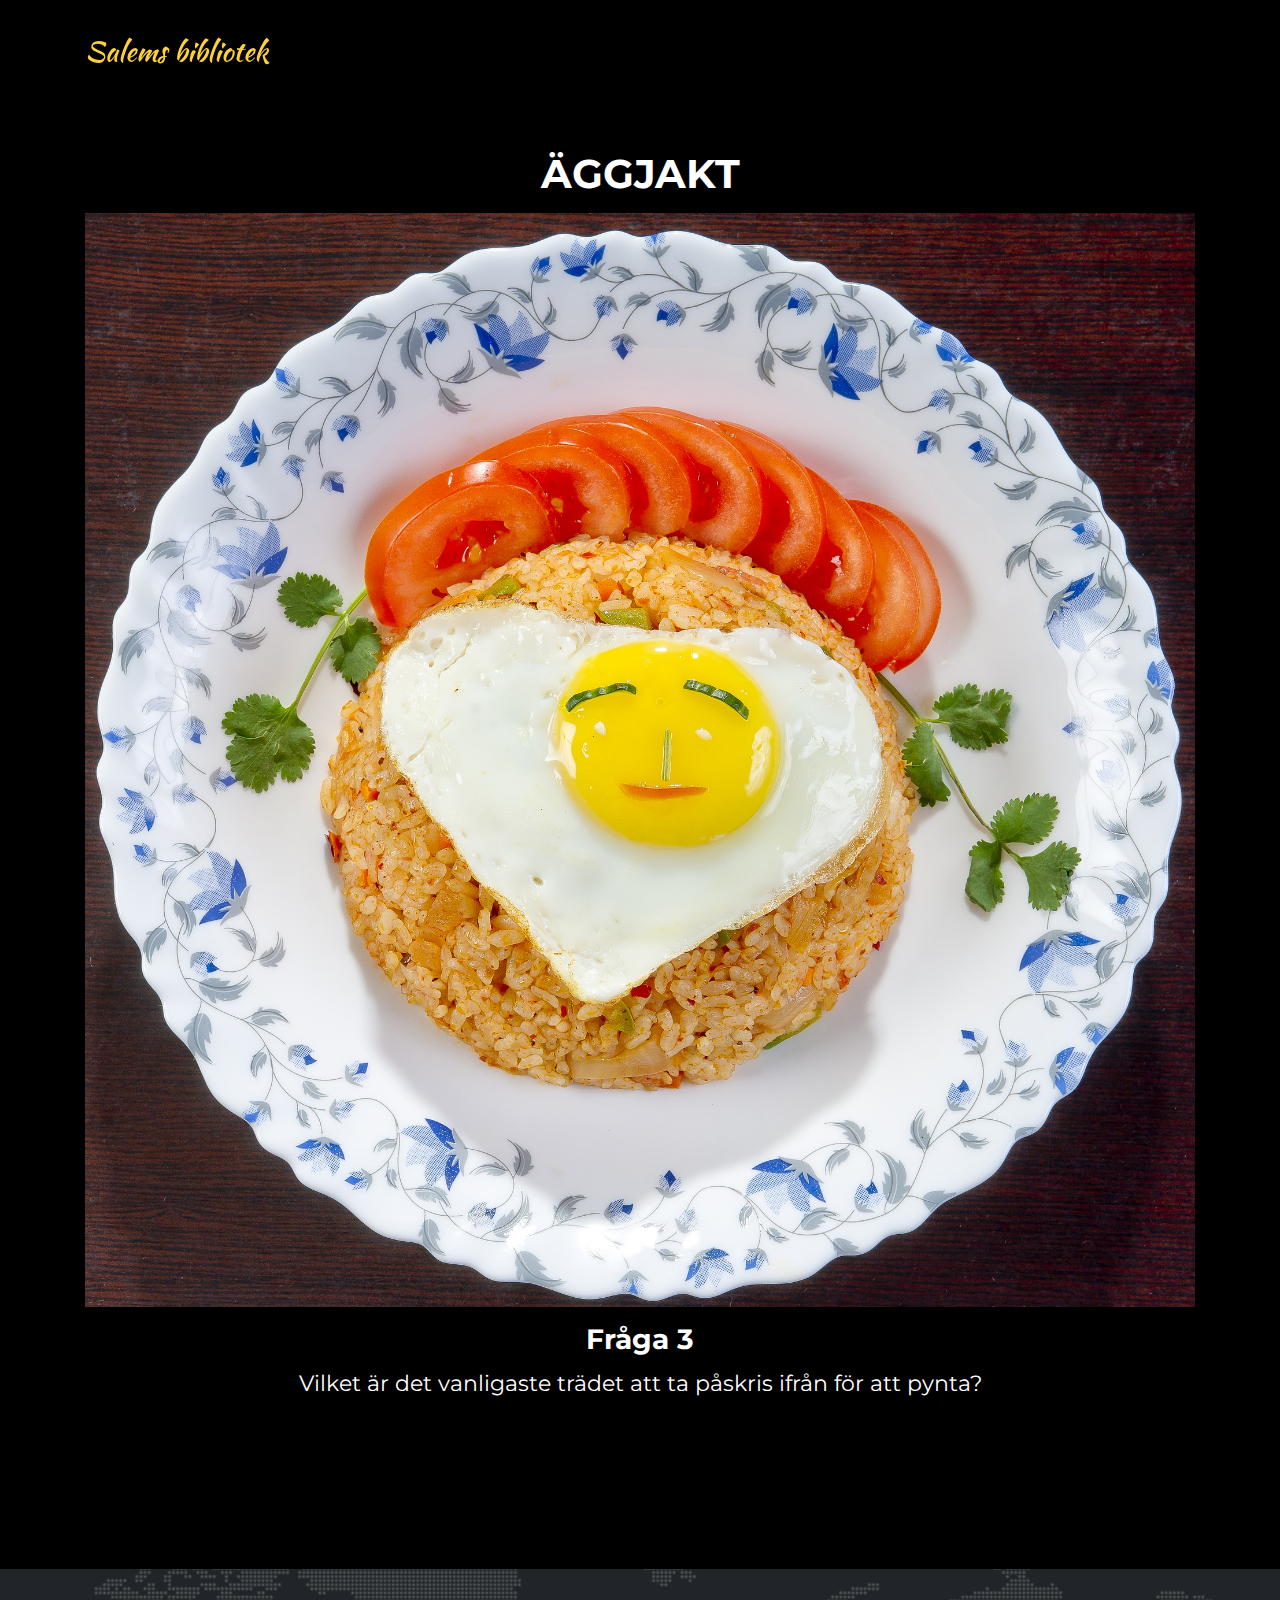
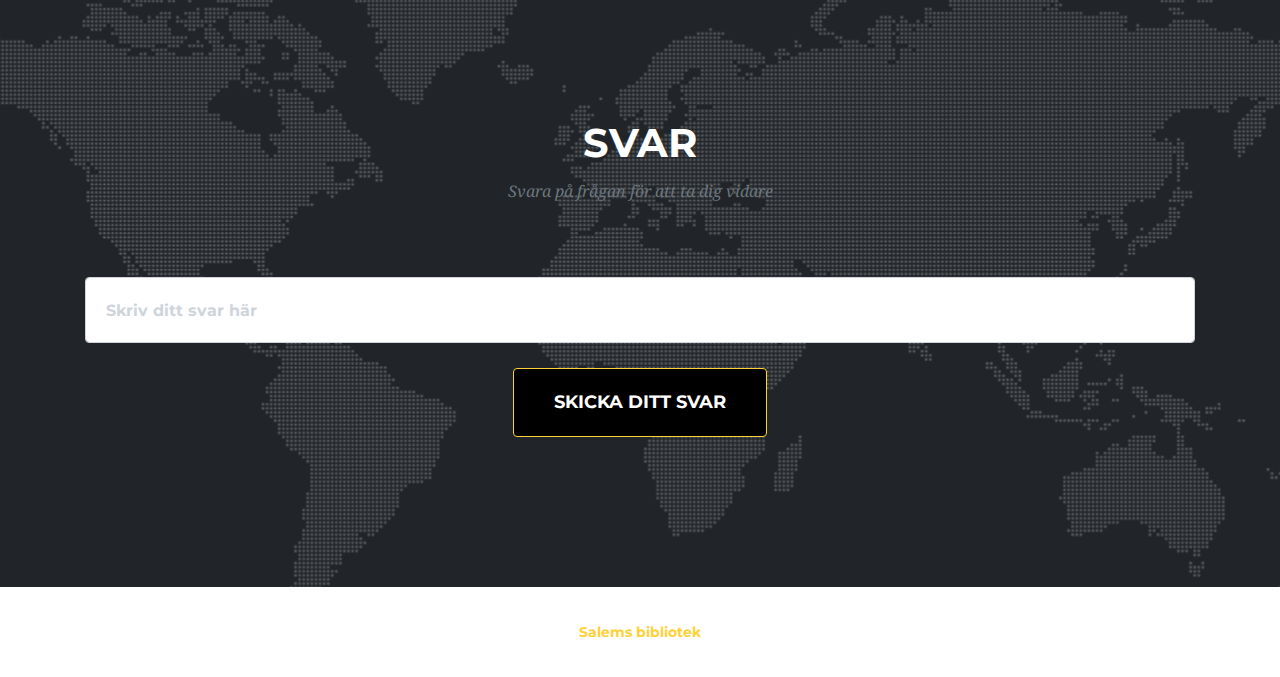
<file: 3.html>
<!--
SKAPA EN EGEN MALLSIDA FÖR UPPDRAG
==========================================================
Nu blir det lite repetition. Den sida hu hintills arbetet med 
introducerade jakten och hade därför lite speciellt innehåll.

Målet med den sida du arbetar med just nu är att skapa en
mall som du sedan kan kopiera till så många uppdrag du behöver.
Du behöver sedan ändra ett saker på varje sida.

1. Beskrivningen av uppdraget.
2. Uppgiftens nummer
3. Vad det rätta svaret är
4. Vilken sida som skall laddas om man svarar rätt.
-->

<!DOCTYPE html>
<html lang="sv">
  <head>
    <meta http-equiv="Content-Type" content="text/html; charset=UTF-8">
    <meta name="viewport" content="width=device-width, initial-scale=1, shrink-to-fit=no">
    <meta name="description" content="">
    <meta name="author" content="">

  <!--
  # Genom att ändra denna informationen nedan kan du ge jakten ett eget namn
  # EX: <title>Ett helt eget namn</title>
  # Informationen visas inte någonstans på webbsidan utan ändrar det namn som 
  # webbsidans flik/tabb har då du du surfar till sidan.
  # 
  -->
    <title>ÄNDRA:DIN EGEN TEKNIKJAKT</title>

  <!--Filer som berättar hur sidan skall se ut laddas in. Här behöver vi inte ändra något-->
  
    <link href="vendor/bootstrap/css/bootstrap.min.css" rel="stylesheet">
    <link href="vendor/fontawesome-free/css/all.min.css" rel="stylesheet" type="text/css">
    <link href="https://fonts.googleapis.com/css?family=Montserrat:400,700" rel="stylesheet" type="text/css">
    <link href='https://fonts.googleapis.com/css?family=Kaushan+Script' rel='stylesheet' type='text/css'>
    <link href='https://fonts.googleapis.com/css?family=Droid+Serif:400,700,400italic,700italic' rel='stylesheet' type='text/css'>
    <link href='https://fonts.googleapis.com/css?family=Roboto+Slab:400,100,300,700' rel='stylesheet' type='text/css'>
    <link href="css/agency.min.css" rel="stylesheet">
    <link href="css/style.css" rel="stylesheet">
  </head>


  <body id="page-top">
  <!-- Denna del av koden berättar vad menyn skall innehålla -->
    <nav class="navbar navbar-expand-lg navbar-dark fixed-top" id="mainNav">
      <div class="container">
        <a class="navbar-brand js-scroll-trigger" href="#page-top">Salems bibliotek</a>

        <button class="navbar-toggler navbar-toggler-right" type="button" data-toggle="collapse" data-target="#navbarResponsive" aria-controls="navbarResponsive" aria-expanded="false" aria-label="Toggle navigation">
          Menu
          <i class="fas fa-bars"></i>
        </button>
        <div class="collapse navbar-collapse" id="navbarResponsive">
          <ul class="navbar-nav text-uppercase ml-auto">
             

          </ul>
        </div>
      </div>
    </nav>

    <!--SLUT PÅ DELEN SOM BESKRIVER MENYN LÄNGST UPP-->

    <!-- DELEN SOM BESKRIVER FÖRSTA UPPDRAGET STARTAR -->
    <section id="services">
      <div class="container">
        <div class="row">
          <div class="col-lg-12 text-center">
            <!--Sidans största rubrik-->
            <h2 class="section-heading text-uppercase">Äggjakt</h2>

            <!--Bakgrunds information-->
            <h3></h3>
            <img src="./img/påskris.jpg" alt="en tallrik med ris och ett stekt ägg">
            <!--Eventuellt återkoppling gällande det tidigare uppdraget-->
            <p> 
            
            </p>

            <!--Uppgiftens nummer-->
            <h3>Fråga 3</h3>
            <!--Vilket är uppdraget?-->
            <p>
            Vilket är det vanligaste trädet att ta påskris ifrån för att pynta?
              
            <!--Ibland kanske du vill lägga till en bild i beskrivningen.
            I så fall läger du in bilden i katalogen img.
            Du lägger sedan in följande kod för att berätta att en bild skall visas.
            Men ersätter bildensnamn med det namn din bild och det filformat din bild har.

            EX:
            <img src="./img/bildensnamn.filformat">
            T.ex: <img src="./img/coolbild.jpeg">
            -->
            </p>
          </div>
        </div>
      </div>
    </section>

 
<!-- DELEN DÄR MAN MATAR IN SITT SVAR STARTAR -->
    <section id="contact">
      <div class="container">
        <div class="row">
          <div class="col-lg-12 text-center">
            <h2 class="section-heading text-uppercase">Svar</h2>
            <h3 class="section-subheading text-muted">Svara på frågan för att ta dig vidare</h3>
          </div>
        </div>
        <div class="row">
          <div class="col-lg-12">

      <!--VILKEN SIDA SKALL LADDAS OM MAN SKRIVIT IN RÄTT SVAR
      Du behöver här berätta vilken sida som skall laddas om man löser uppdraget.
      Just nu är det sidan som heter 2.html som skall laddas.
      Om vi istället skulle arbeta med uppdrag 2 just så och ändra i filen 2.html skulle vi då alltså
      istället låta det stå 3.html eftersom det då är den sidan som borde laddas.
      Om detta är sista uppdraget i din jakt skriver du in klar.html

      Vi kan fortsätta på detta viset och lägga till nya sidor tills dess att vi skapat
      så många uppdrag vi vill.
      -->
            <form id="contactForm" name="sentMessage" novalidate="novalidate" 
            action="./4.html" 
            onsubmit="return validateForm()" autocomplete="off">
              <div class="row">
                <div class="col-md-12">
                  <div class="form-group">
                    <input class="form-control" id="answer" type="text" placeholder="Skriv ditt svar här" required="required" data-validation-required-message="Rutan får inte vara tom">
                    <p class="help-block text-danger"></p>
                  </div>
                  
                <div class="col-lg-12 text-center">
                  <div id="success"></div>
                  <button id="sendMessageButton" class="btn btn-primary btn-xl text-uppercase" type="submit">Skicka ditt svar</button>
                </div>
              </div>
            
          </div></form>
        </div>
      </div>
    </div></section>

    <!-- DENNA DEL BESKRIVER INFORMATIONEN SOM VISAS LÄNGST NER PÅ SIDAN -->
    <footer>
      <div class="container">
        <div class="row">
          <div class="col-md-12">
            <span class="copyright">
              <a href="https://bibliotek.salem.se/web/arena/welcome"target=blank style="font-weight: bold">
                  Salems bibliotek
              </a>
            </span>
          </div>
          
        </div>
      </div>
    </footer>

    <!-- Filer som denna mall använder läses in -->
    <script src="vendor/jquery/jquery.min.js"></script>
    <script src="vendor/bootstrap/js/bootstrap.bundle.min.js"></script>
    <script src="vendor/jquery-easing/jquery.easing.min.js"></script>
    <script src="js/agency.min.js"></script>
    <script src="js/agency.min.js"></script>

    <!--I DENNA DEL BERÄTTAR DU VAD SOM ÄR RÄTT SVAR-->
    <script>
    function validateForm() {

      //Det använder skriver i rutan hämtas in och sparas i en variabel som heter answer.
      var answer = document.forms["contactForm"]["answer"].value.toLowerCase();
      
      /*Genom att ändra det som står mellan dessa tecken "" kan du välja vad som är rätt svar 
      Viktigt! Skriv svaret med små bokstäver.

      EX: if (answer == "mittsvar")

      Om man nu skriver in mittsvar i rutan kommer man vidare.
      
      Finns det fler än ett rätt svar? 

      Genom att lägga till följande tecken || (markera texten och kopiera 
      eller tryck alt-gr samtidigt som du trycker på tangenten till höger om shift)
      så kan du lägga till fler alternativ som är rätt.

      EX: Med två räta svar

       if (answer == "svar1" || answer == "svar2" )
      
      EX: Med tre rätta svar

      if (answer == "svar1" || answer == "svar2" answer == "svar3" )

      */

      if (answer == "björk" || answer == "björken" || answer == "björkris" ) {
          return true;
      }else{
        document.getElementById("answer").value ="";
        document.getElementById("answer").setAttribute("placeholder","Det var tyvärr fel svar, försök igen!");
        return false;
      }
    }
  </script>

  <!--GRATTIS Du har nu gjort uppdrag nummer två!
  Du har nu skapat en mall för en uppdragssida att utgå från.
  Vill du t.ex. skapa en teknikjakt med kan du kopiera 
  dokument och döpa kopian till 3.html. Du kan sedan upprepa samma tillvägagångssätt
  fler gånger och du vill skapa en jakt med fler uppdrag.

  3.html

  Du går sedan igenom dessa kopior på samma vis som detta dokument.


  Så avslutar du jakten.

  Du avslutar jakten genom att säga att man skall hamna på sidan
  klar.html om man skriver in rätt svar.

  EX: 
            action="./klar.html" 

  Du hittar fler instruktioner här ovan under delen som heter
  VILKEN SIDA SKALL LADDAS OM SKRIVIT IN RÄTT SVAR
  -->
</body>
</html>
</file>
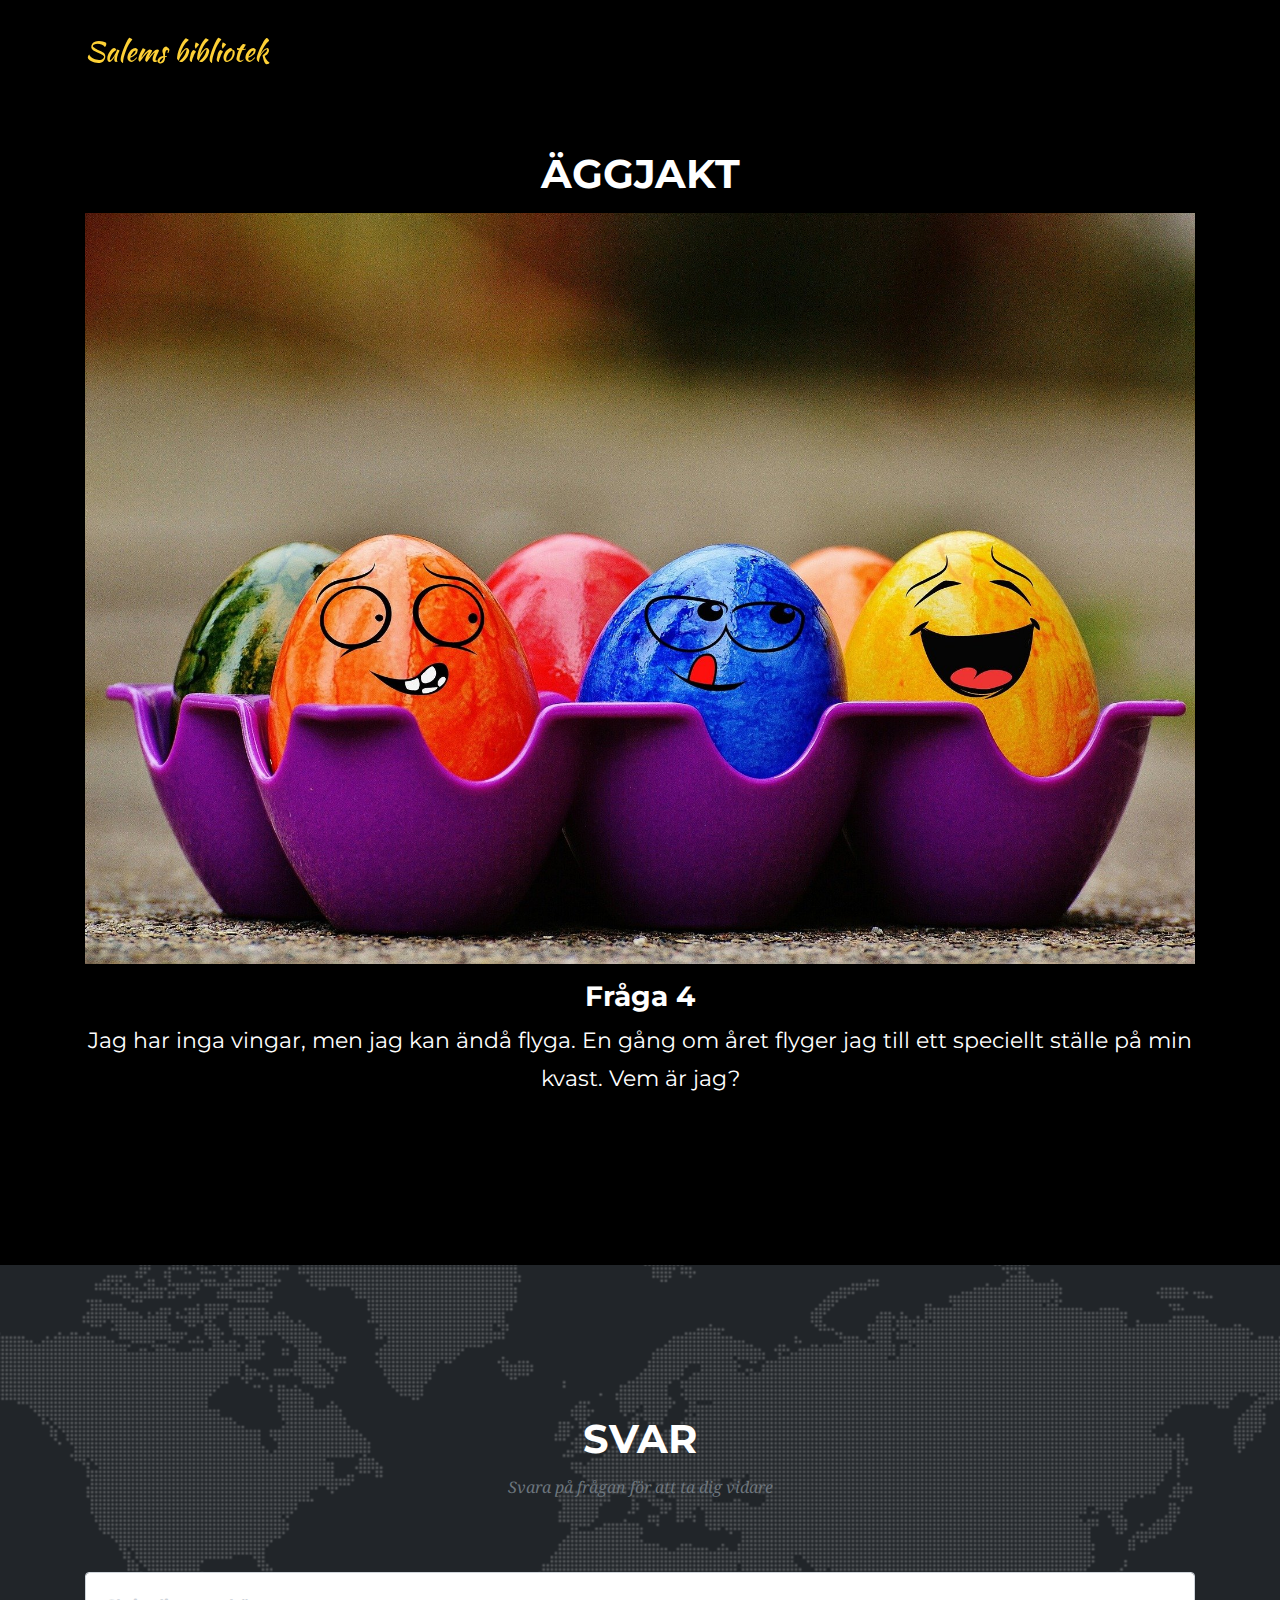
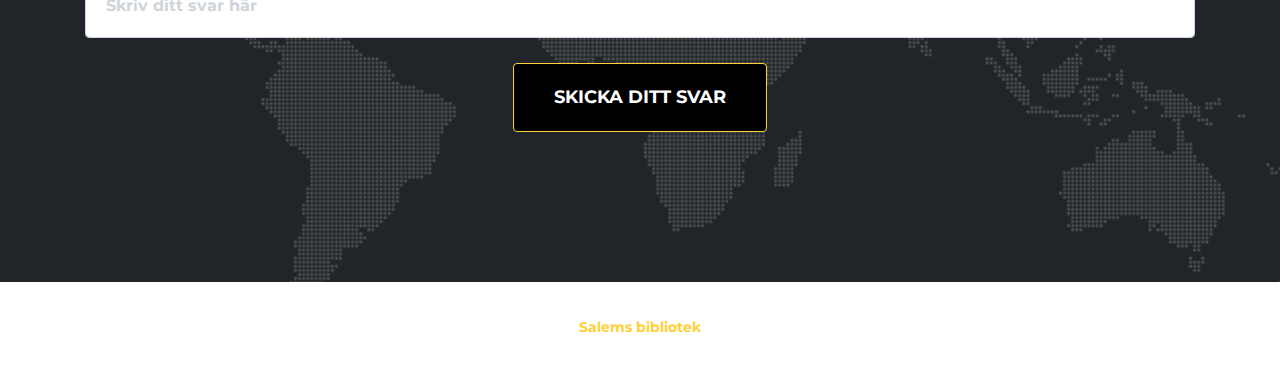
<file: 4.html>
<!--
SKAPA EN EGEN MALLSIDA FÖR UPPDRAG
==========================================================
Nu blir det lite repetition. Den sida hu hintills arbetet med 
introducerade jakten och hade därför lite speciellt innehåll.

Målet med den sida du arbetar med just nu är att skapa en
mall som du sedan kan kopiera till så många uppdrag du behöver.
Du behöver sedan ändra ett saker på varje sida.

1. Beskrivningen av uppdraget.
2. Uppgiftens nummer
3. Vad det rätta svaret är
4. Vilken sida som skall laddas om man svarar rätt.
-->

<!DOCTYPE html>
<html lang="sv">
  <head>
    <meta http-equiv="Content-Type" content="text/html; charset=UTF-8">
    <meta name="viewport" content="width=device-width, initial-scale=1, shrink-to-fit=no">
    <meta name="description" content="">
    <meta name="author" content="">

  <!--
  # Genom att ändra denna informationen nedan kan du ge jakten ett eget namn
  # EX: <title>Ett helt eget namn</title>
  # Informationen visas inte någonstans på webbsidan utan ändrar det namn som 
  # webbsidans flik/tabb har då du du surfar till sidan.
  # 
  -->
    <title>ÄNDRA:DIN EGEN TEKNIKJAKT</title>

  <!--Filer som berättar hur sidan skall se ut laddas in. Här behöver vi inte ändra något-->
  
    <link href="vendor/bootstrap/css/bootstrap.min.css" rel="stylesheet">
    <link href="vendor/fontawesome-free/css/all.min.css" rel="stylesheet" type="text/css">
    <link href="https://fonts.googleapis.com/css?family=Montserrat:400,700" rel="stylesheet" type="text/css">
    <link href='https://fonts.googleapis.com/css?family=Kaushan+Script' rel='stylesheet' type='text/css'>
    <link href='https://fonts.googleapis.com/css?family=Droid+Serif:400,700,400italic,700italic' rel='stylesheet' type='text/css'>
    <link href='https://fonts.googleapis.com/css?family=Roboto+Slab:400,100,300,700' rel='stylesheet' type='text/css'>
    <link href="css/agency.min.css" rel="stylesheet">
    <link href="css/style.css" rel="stylesheet">
  </head>


  <body id="page-top">
  <!-- Denna del av koden berättar vad menyn skall innehålla -->
    <nav class="navbar navbar-expand-lg navbar-dark fixed-top" id="mainNav">
      <div class="container">
        <a class="navbar-brand js-scroll-trigger" href="#page-top">Salems bibliotek</a>

        <button class="navbar-toggler navbar-toggler-right" type="button" data-toggle="collapse" data-target="#navbarResponsive" aria-controls="navbarResponsive" aria-expanded="false" aria-label="Toggle navigation">
          Menu
          <i class="fas fa-bars"></i>
        </button>
        <div class="collapse navbar-collapse" id="navbarResponsive">
          <ul class="navbar-nav text-uppercase ml-auto">
             

          </ul>
        </div>
      </div>
    </nav>

    <!--SLUT PÅ DELEN SOM BESKRIVER MENYN LÄNGST UPP-->

    <!-- DELEN SOM BESKRIVER FÖRSTA UPPDRAGET STARTAR -->
    <section id="services">
      <div class="container">
        <div class="row">
          <div class="col-lg-12 text-center">
            <!--Sidans största rubrik-->
            <h2 class="section-heading text-uppercase">Äggjakt</h2>

            <!--Bakgrunds information-->
            
            <h3></h3>
            <img src="./img/gladaägg.jpg" alt="sex stycken ägg">
            <!--Eventuellt återkoppling gällande det tidigare uppdraget-->
            <p> 
            
            </p>

            <!--Uppgiftens nummer-->
            <h3>Fråga 4</h3>
            <!--Vilket är uppdraget?-->
            <p>
            

            Jag har inga vingar, men jag kan ändå flyga. En gång om året flyger jag till ett speciellt ställe på min kvast. Vem är jag?  
              
            <!--Ibland kanske du vill lägga till en bild i beskrivningen.
            I så fall läger du in bilden i katalogen img.
            Du lägger sedan in följande kod för att berätta att en bild skall visas.
            Men ersätter bildensnamn med det namn din bild och det filformat din bild har.

            EX:
            <img src="./img/bildensnamn.filformat">
            T.ex: <img src="./img/coolbild.jpeg">
            -->
            </p>
          </div>
        </div>
      </div>
    </section>

 
<!-- DELEN DÄR MAN MATAR IN SITT SVAR STARTAR -->
    <section id="contact">
      <div class="container">
        <div class="row">
          <div class="col-lg-12 text-center">
            <h2 class="section-heading text-uppercase">Svar</h2>
            <h3 class="section-subheading text-muted">Svara på frågan för att ta dig vidare</h3>
          </div>
        </div>
        <div class="row">
          <div class="col-lg-12">

      <!--VILKEN SIDA SKALL LADDAS OM MAN SKRIVIT IN RÄTT SVAR
      Du behöver här berätta vilken sida som skall laddas om man löser uppdraget.
      Just nu är det sidan som heter 2.html som skall laddas.
      Om vi istället skulle arbeta med uppdrag 2 just så och ändra i filen 2.html skulle vi då alltså
      istället låta det stå 3.html eftersom det då är den sidan som borde laddas.
      Om detta är sista uppdraget i din jakt skriver du in klar.html

      Vi kan fortsätta på detta viset och lägga till nya sidor tills dess att vi skapat
      så många uppdrag vi vill.
      -->
            <form id="contactForm" name="sentMessage" novalidate="novalidate" 
            action="./5.html" 
            onsubmit="return validateForm()" autocomplete="off">
              <div class="row">
                <div class="col-md-12">
                  <div class="form-group">
                    <input class="form-control" id="answer" type="text" placeholder="Skriv ditt svar här" required="required" data-validation-required-message="Rutan får inte vara tom">
                    <p class="help-block text-danger"></p>
                  </div>
                  
                <div class="col-lg-12 text-center">
                  <div id="success"></div>
                  <button id="sendMessageButton" class="btn btn-primary btn-xl text-uppercase" type="submit">Skicka ditt svar</button>
                </div>
              </div>
            
          </div></form>
        </div>
      </div>
    </div></section>

    <!-- DENNA DEL BESKRIVER INFORMATIONEN SOM VISAS LÄNGST NER PÅ SIDAN -->
    <footer>
      <div class="container">
        <div class="row">
          <div class="col-md-12">
            <span class="copyright">
              <a href="https://bibliotek.salem.se/web/arena/welcome"target=blank style="font-weight: bold">
                  Salems bibliotek
              </a>
            </span>
          </div>
          
        </div>
      </div>
    </footer>

    <!-- Filer som denna mall använder läses in -->
    <script src="vendor/jquery/jquery.min.js"></script>
    <script src="vendor/bootstrap/js/bootstrap.bundle.min.js"></script>
    <script src="vendor/jquery-easing/jquery.easing.min.js"></script>
    <script src="js/agency.min.js"></script>
    <script src="js/agency.min.js"></script>

    <!--I DENNA DEL BERÄTTAR DU VAD SOM ÄR RÄTT SVAR-->
    <script>
    function validateForm() {

      //Det använder skriver i rutan hämtas in och sparas i en variabel som heter answer.
      var answer = document.forms["contactForm"]["answer"].value.toLowerCase();
      
      /*Genom att ändra det som står mellan dessa tecken "" kan du välja vad som är rätt svar 
      Viktigt! Skriv svaret med små bokstäver.

      EX: if (answer == "mittsvar")

      Om man nu skriver in mittsvar i rutan kommer man vidare.
      
      Finns det fler än ett rätt svar? 

      Genom att lägga till följande tecken || (markera texten och kopiera 
      eller tryck alt-gr samtidigt som du trycker på tangenten till höger om shift)
      så kan du lägga till fler alternativ som är rätt.

      EX: Med två räta svar

       if (answer == "svar1" || answer == "svar2" )
      
      EX: Med tre rätta svar

      if (answer == "svar1" || answer == "svar2" answer == "svar3" )

      */

      if (answer == "häxa" || answer == "en häxa" || answer == "häxor") {
          return true;
      }else{
        document.getElementById("answer").value ="";
        document.getElementById("answer").setAttribute("placeholder","Det var tyvärr fel svar, försök igen!");
        return false;
      }
    }
  </script>

  <!--GRATTIS Du har nu gjort uppdrag nummer två!
  Du har nu skapat en mall för en uppdragssida att utgå från.
  Vill du t.ex. skapa en teknikjakt med kan du kopiera 
  dokument och döpa kopian till 3.html. Du kan sedan upprepa samma tillvägagångssätt
  fler gånger och du vill skapa en jakt med fler uppdrag.

  3.html

  Du går sedan igenom dessa kopior på samma vis som detta dokument.


  Så avslutar du jakten.

  Du avslutar jakten genom att säga att man skall hamna på sidan
  klar.html om man skriver in rätt svar.

  EX: 
            action="./klar.html" 

  Du hittar fler instruktioner här ovan under delen som heter
  VILKEN SIDA SKALL LADDAS OM SKRIVIT IN RÄTT SVAR
  -->
</body>
</html>
</file>
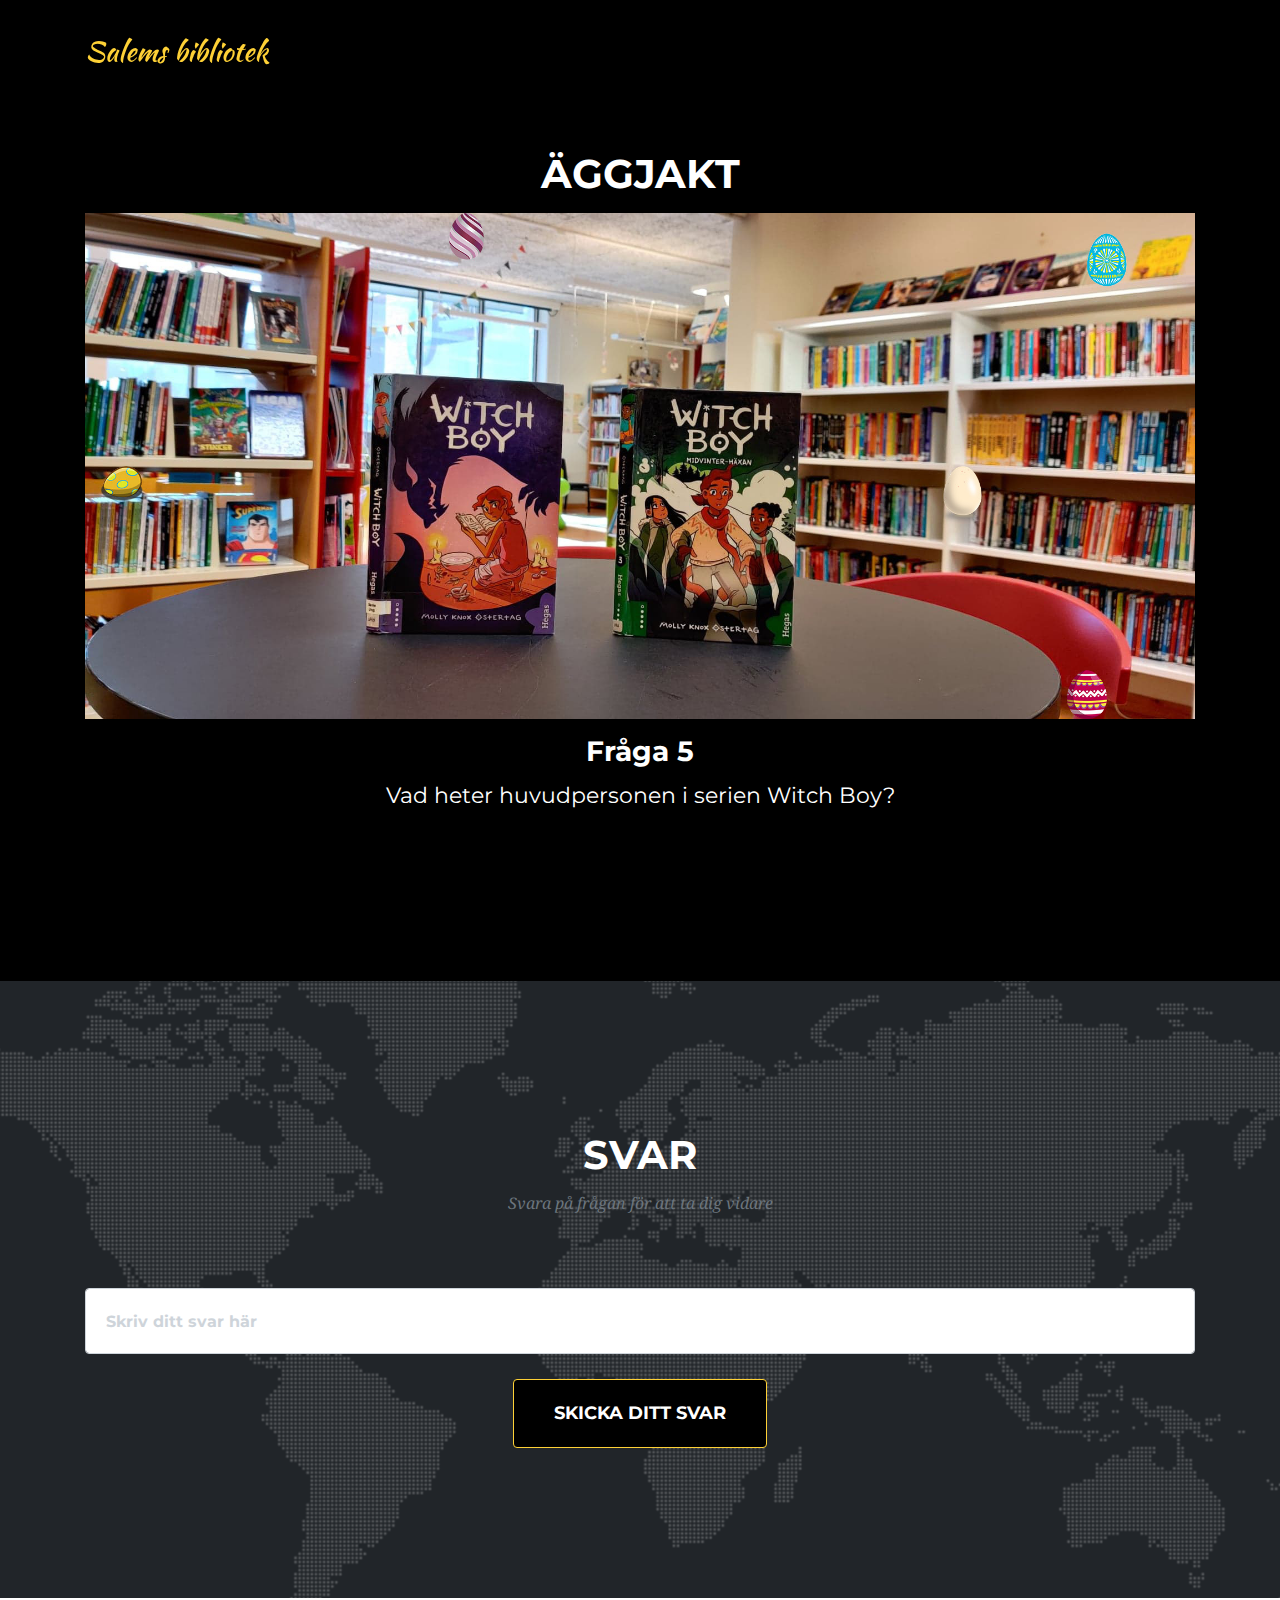
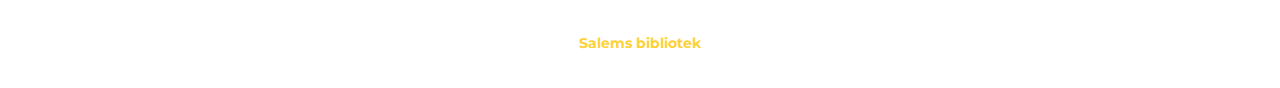
<file: 5.html>
<!--
SKAPA EN EGEN MALLSIDA FÖR UPPDRAG
==========================================================
Nu blir det lite repetition. Den sida hu hintills arbetet med 
introducerade jakten och hade därför lite speciellt innehåll.

Målet med den sida du arbetar med just nu är att skapa en
mall som du sedan kan kopiera till så många uppdrag du behöver.
Du behöver sedan ändra ett saker på varje sida.

1. Beskrivningen av uppdraget.
2. Uppgiftens nummer
3. Vad det rätta svaret är
4. Vilken sida som skall laddas om man svarar rätt.
-->

<!DOCTYPE html>
<html lang="sv">
  <head>
    <meta http-equiv="Content-Type" content="text/html; charset=UTF-8">
    <meta name="viewport" content="width=device-width, initial-scale=1, shrink-to-fit=no">
    <meta name="description" content="">
    <meta name="author" content="">

  <!--
  # Genom att ändra denna informationen nedan kan du ge jakten ett eget namn
  # EX: <title>Ett helt eget namn</title>
  # Informationen visas inte någonstans på webbsidan utan ändrar det namn som 
  # webbsidans flik/tabb har då du du surfar till sidan.
  # 
  -->
    <title>Äggjakt</title>

  <!--Filer som berättar hur sidan skall se ut laddas in. Här behöver vi inte ändra något-->
  
    <link href="vendor/bootstrap/css/bootstrap.min.css" rel="stylesheet">
    <link href="vendor/fontawesome-free/css/all.min.css" rel="stylesheet" type="text/css">
    <link href="https://fonts.googleapis.com/css?family=Montserrat:400,700" rel="stylesheet" type="text/css">
    <link href='https://fonts.googleapis.com/css?family=Kaushan+Script' rel='stylesheet' type='text/css'>
    <link href='https://fonts.googleapis.com/css?family=Droid+Serif:400,700,400italic,700italic' rel='stylesheet' type='text/css'>
    <link href='https://fonts.googleapis.com/css?family=Roboto+Slab:400,100,300,700' rel='stylesheet' type='text/css'>
    <link href="css/agency.min.css" rel="stylesheet">
    <link href="css/style.css" rel="stylesheet">
  </head>


  <body id="page-top">
  <!-- Denna del av koden berättar vad menyn skall innehålla -->
    <nav class="navbar navbar-expand-lg navbar-dark fixed-top" id="mainNav">
      <div class="container">
        <a class="navbar-brand js-scroll-trigger" href="#page-top">Salems bibliotek</a>

        <button class="navbar-toggler navbar-toggler-right" type="button" data-toggle="collapse" data-target="#navbarResponsive" aria-controls="navbarResponsive" aria-expanded="false" aria-label="Toggle navigation">
          Menu
          <i class="fas fa-bars"></i>
        </button>
        <div class="collapse navbar-collapse" id="navbarResponsive">
          <ul class="navbar-nav text-uppercase ml-auto">
             

          </ul>
        </div>
      </div>
    </nav>

    <!--SLUT PÅ DELEN SOM BESKRIVER MENYN LÄNGST UPP-->

    <!-- DELEN SOM BESKRIVER FÖRSTA UPPDRAGET STARTAR -->
    <section id="services">
      <div class="container">
        <div class="row">
          <div class="col-lg-12 text-center">
            <!--Sidans största rubrik-->
            <h2 class="section-heading text-uppercase">Äggjakt</h2>

            <!--Bakgrunds information-->
            
            <h3></h3>
            <img src="./img/witchboy.jpg" alt="witchboy">
            <!--Eventuellt återkoppling gällande det tidigare uppdraget-->
            <p> 
            
            </p>

            <!--Uppgiftens nummer-->
            <h3>Fråga 5</h3>
            <!--Vilket är uppdraget?-->
            <p>
            

            Vad heter huvudpersonen i serien Witch Boy?
            
            <!--Ibland kanske du vill lägga till en bild i beskrivningen.
            I så fall läger du in bilden i katalogen img.
            Du lägger sedan in följande kod för att berätta att en bild skall visas.
            Men ersätter bildensnamn med det namn din bild och det filformat din bild har.

            EX:
            <img src="./img/bildensnamn.filformat">
            T.ex: <img src="./img/coolbild.jpeg">
            -->
            </p>
          </div>
        </div>
      </div>
    </section>

 
<!-- DELEN DÄR MAN MATAR IN SITT SVAR STARTAR -->
    <section id="contact">
      <div class="container">
        <div class="row">
          <div class="col-lg-12 text-center">
            <h2 class="section-heading text-uppercase">Svar</h2>
            <h3 class="section-subheading text-muted">Svara på frågan för att ta dig vidare</h3>
          </div>
        </div>
        <div class="row">
          <div class="col-lg-12">

      <!--VILKEN SIDA SKALL LADDAS OM MAN SKRIVIT IN RÄTT SVAR
      Du behöver här berätta vilken sida som skall laddas om man löser uppdraget.
      Just nu är det sidan som heter 2.html som skall laddas.
      Om vi istället skulle arbeta med uppdrag 2 just så och ändra i filen 2.html skulle vi då alltså
      istället låta det stå 3.html eftersom det då är den sidan som borde laddas.
      Om detta är sista uppdraget i din jakt skriver du in klar.html

      Vi kan fortsätta på detta viset och lägga till nya sidor tills dess att vi skapat
      så många uppdrag vi vill.
      -->
            <form id="contactForm" name="sentMessage" novalidate="novalidate" 
            action="./6.html" 
            onsubmit="return validateForm()" autocomplete="off">
              <div class="row">
                <div class="col-md-12">
                  <div class="form-group">
                    <input class="form-control" id="answer" type="text" placeholder="Skriv ditt svar här" required="required" data-validation-required-message="Rutan får inte vara tom">
                    <p class="help-block text-danger"></p>
                  </div>
                  
                <div class="col-lg-12 text-center">
                  <div id="success"></div>
                  <button id="sendMessageButton" class="btn btn-primary btn-xl text-uppercase" type="submit">Skicka ditt svar</button>
                </div>
              </div>
            
          </div></form>
        </div>
      </div>
    </div></section>

    <!-- DENNA DEL BESKRIVER INFORMATIONEN SOM VISAS LÄNGST NER PÅ SIDAN -->
    <footer>
      <div class="container">
        <div class="row">
          <div class="col-md-12">
            <span class="copyright">
              <a href="https://bibliotek.salem.se/web/arena/welcome"target=blank style="font-weight: bold">
                  Salems bibliotek
              </a>
            </span>
          </div>
          
        </div>
      </div>
    </footer>

    <!-- Filer som denna mall använder läses in -->
    <script src="vendor/jquery/jquery.min.js"></script>
    <script src="vendor/bootstrap/js/bootstrap.bundle.min.js"></script>
    <script src="vendor/jquery-easing/jquery.easing.min.js"></script>
    <script src="js/agency.min.js"></script>
    <script src="js/agency.min.js"></script>

    <!--I DENNA DEL BERÄTTAR DU VAD SOM ÄR RÄTT SVAR-->
    <script>
    function validateForm() {

      //Det använder skriver i rutan hämtas in och sparas i en variabel som heter answer.
      var answer = document.forms["contactForm"]["answer"].value.toLowerCase();
      
      /*Genom att ändra det som står mellan dessa tecken "" kan du välja vad som är rätt svar 
      Viktigt! Skriv svaret med små bokstäver.

      EX: if (answer == "mittsvar")

      Om man nu skriver in mittsvar i rutan kommer man vidare.
      
      Finns det fler än ett rätt svar? 

      Genom att lägga till följande tecken || (markera texten och kopiera 
      eller tryck alt-gr samtidigt som du trycker på tangenten till höger om shift)
      så kan du lägga till fler alternativ som är rätt.

      EX: Med två räta svar

       if (answer == "svar1" || answer == "svar2" )
      
      EX: Med tre rätta svar

      if (answer == "svar1" || answer == "svar2" answer == "svar3" )

      */

      if (answer == "aster" || answer == "fjädrar") {
          return true;
      }else{
        document.getElementById("answer").value ="";
        document.getElementById("answer").setAttribute("placeholder","Det var tyvärr fel svar, försök igen!");
        return false;
      }
    }
  </script>

  <!--GRATTIS Du har nu gjort uppdrag nummer två!
  Du har nu skapat en mall för en uppdragssida att utgå från.
  Vill du t.ex. skapa en teknikjakt med kan du kopiera 
  dokument och döpa kopian till 3.html. Du kan sedan upprepa samma tillvägagångssätt
  fler gånger och du vill skapa en jakt med fler uppdrag.

  3.html

  Du går sedan igenom dessa kopior på samma vis som detta dokument.


  Så avslutar du jakten.

  Du avslutar jakten genom att säga att man skall hamna på sidan
  klar.html om man skriver in rätt svar.

  EX: 
            action="./klar.html" 

  Du hittar fler instruktioner här ovan under delen som heter
  VILKEN SIDA SKALL LADDAS OM SKRIVIT IN RÄTT SVAR
  -->
</body>
</html>
</file>
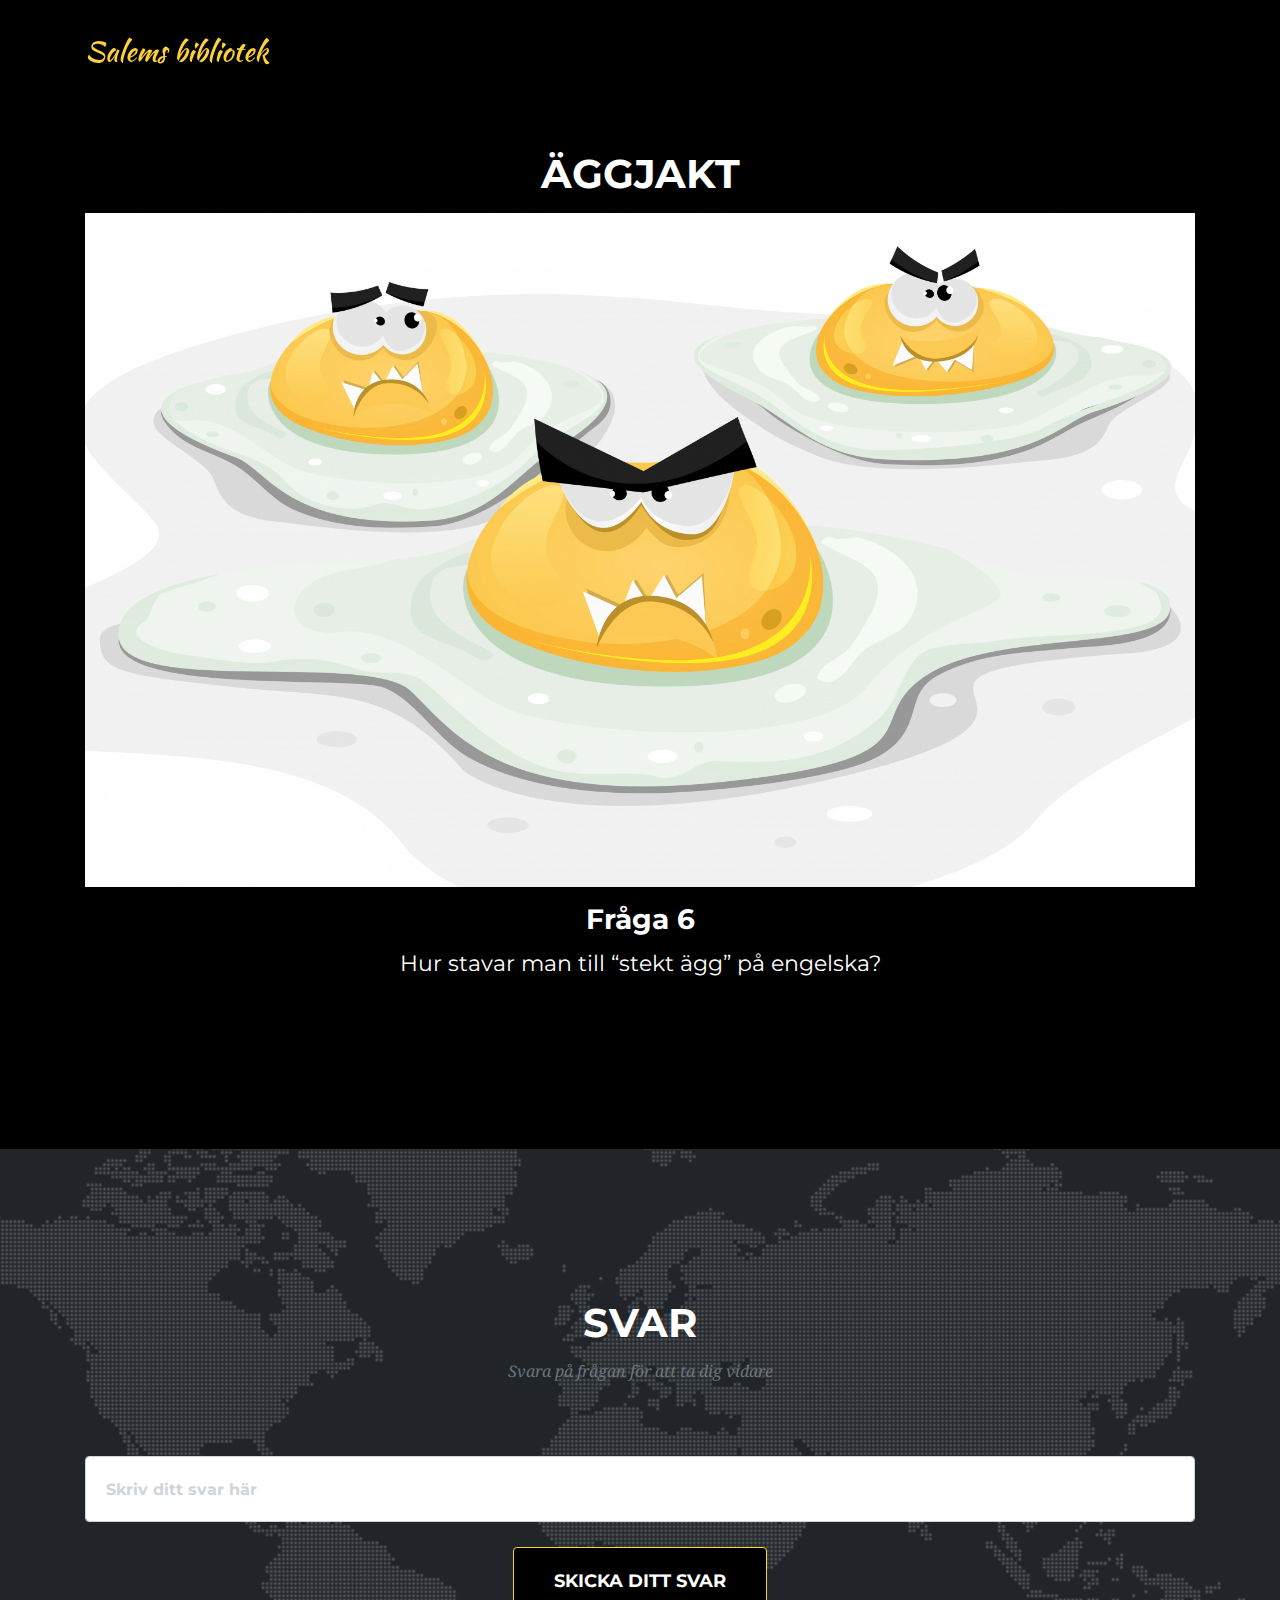
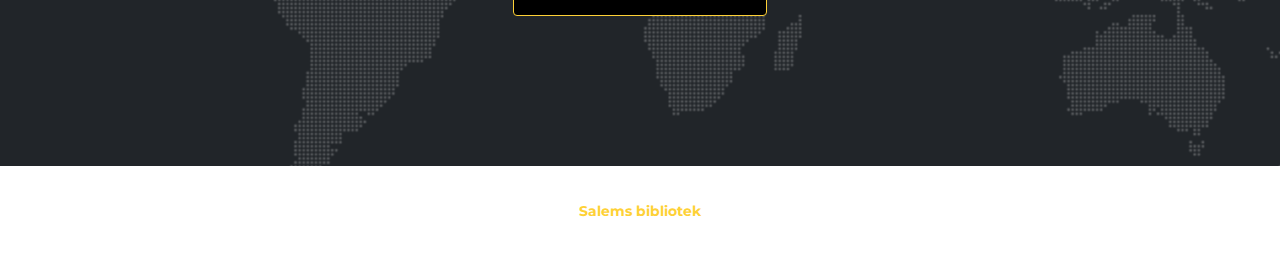
<file: 6.html>
<!--
SKAPA EN EGEN MALLSIDA FÖR UPPDRAG
==========================================================
Nu blir det lite repetition. Den sida hu hintills arbetet med 
introducerade jakten och hade därför lite speciellt innehåll.

Målet med den sida du arbetar med just nu är att skapa en
mall som du sedan kan kopiera till så många uppdrag du behöver.
Du behöver sedan ändra ett saker på varje sida.

1. Beskrivningen av uppdraget.
2. Uppgiftens nummer
3. Vad det rätta svaret är
4. Vilken sida som skall laddas om man svarar rätt.
-->

<!DOCTYPE html>
<html lang="sv">
  <head>
    <meta http-equiv="Content-Type" content="text/html; charset=UTF-8">
    <meta name="viewport" content="width=device-width, initial-scale=1, shrink-to-fit=no">
    <meta name="description" content="">
    <meta name="author" content="">

  <!--
  # Genom att ändra denna informationen nedan kan du ge jakten ett eget namn
  # EX: <title>Ett helt eget namn</title>
  # Informationen visas inte någonstans på webbsidan utan ändrar det namn som 
  # webbsidans flik/tabb har då du du surfar till sidan.
  # 
  -->
    <title>Äggjakt</title>

  <!--Filer som berättar hur sidan skall se ut laddas in. Här behöver vi inte ändra något-->
  
    <link href="vendor/bootstrap/css/bootstrap.min.css" rel="stylesheet">
    <link href="vendor/fontawesome-free/css/all.min.css" rel="stylesheet" type="text/css">
    <link href="https://fonts.googleapis.com/css?family=Montserrat:400,700" rel="stylesheet" type="text/css">
    <link href='https://fonts.googleapis.com/css?family=Kaushan+Script' rel='stylesheet' type='text/css'>
    <link href='https://fonts.googleapis.com/css?family=Droid+Serif:400,700,400italic,700italic' rel='stylesheet' type='text/css'>
    <link href='https://fonts.googleapis.com/css?family=Roboto+Slab:400,100,300,700' rel='stylesheet' type='text/css'>
    <link href="css/agency.min.css" rel="stylesheet">
    <link href="css/style.css" rel="stylesheet">
  </head>


  <body id="page-top">
  <!-- Denna del av koden berättar vad menyn skall innehålla -->
    <nav class="navbar navbar-expand-lg navbar-dark fixed-top" id="mainNav">
      <div class="container">
        <a class="navbar-brand js-scroll-trigger" href="#page-top">Salems bibliotek</a>

        <button class="navbar-toggler navbar-toggler-right" type="button" data-toggle="collapse" data-target="#navbarResponsive" aria-controls="navbarResponsive" aria-expanded="false" aria-label="Toggle navigation">
          Menu
          <i class="fas fa-bars"></i>
        </button>
        <div class="collapse navbar-collapse" id="navbarResponsive">
          <ul class="navbar-nav text-uppercase ml-auto">
             

          </ul>
        </div>
      </div>
    </nav>

    <!--SLUT PÅ DELEN SOM BESKRIVER MENYN LÄNGST UPP-->

    <!-- DELEN SOM BESKRIVER FÖRSTA UPPDRAGET STARTAR -->
    <section id="services">
      <div class="container">
        <div class="row">
          <div class="col-lg-12 text-center">
            <!--Sidans största rubrik-->
            <h2 class="section-heading text-uppercase">Äggjakt</h2>

            <!--Bakgrunds information-->
            
            <h3></h3>
            <img src="./img/stekt ägg.jpg" alt="tre arga ägg">
            <!--Eventuellt återkoppling gällande det tidigare uppdraget-->
            <p> 
            
            </p>

            <!--Uppgiftens nummer-->
            <h3>Fråga 6</h3>
            <!--Vilket är uppdraget?-->
            <p>
            

            Hur stavar man till “stekt ägg” på engelska? 
              
            <!--Ibland kanske du vill lägga till en bild i beskrivningen.
            I så fall läger du in bilden i katalogen img.
            Du lägger sedan in följande kod för att berätta att en bild skall visas.
            Men ersätter bildensnamn med det namn din bild och det filformat din bild har.

            EX:
            <img src="./img/bildensnamn.filformat">
            T.ex: <img src="./img/coolbild.jpeg">
            -->
            </p>
          </div>
        </div>
      </div>
    </section>

 
<!-- DELEN DÄR MAN MATAR IN SITT SVAR STARTAR -->
    <section id="contact">
      <div class="container">
        <div class="row">
          <div class="col-lg-12 text-center">
            <h2 class="section-heading text-uppercase">Svar</h2>
            <h3 class="section-subheading text-muted">Svara på frågan för att ta dig vidare</h3>
          </div>
        </div>
        <div class="row">
          <div class="col-lg-12">

      <!--VILKEN SIDA SKALL LADDAS OM MAN SKRIVIT IN RÄTT SVAR
      Du behöver här berätta vilken sida som skall laddas om man löser uppdraget.
      Just nu är det sidan som heter 2.html som skall laddas.
      Om vi istället skulle arbeta med uppdrag 2 just så och ändra i filen 2.html skulle vi då alltså
      istället låta det stå 3.html eftersom det då är den sidan som borde laddas.
      Om detta är sista uppdraget i din jakt skriver du in klar.html

      Vi kan fortsätta på detta viset och lägga till nya sidor tills dess att vi skapat
      så många uppdrag vi vill.
      -->
            <form id="contactForm" name="sentMessage" novalidate="novalidate" 
            action="./7.html" 
            onsubmit="return validateForm()" autocomplete="off">
              <div class="row">
                <div class="col-md-12">
                  <div class="form-group">
                    <input class="form-control" id="answer" type="text" placeholder="Skriv ditt svar här" required="required" data-validation-required-message="Rutan får inte vara tom">
                    <p class="help-block text-danger"></p>
                  </div>
                  
                <div class="col-lg-12 text-center">
                  <div id="success"></div>
                  <button id="sendMessageButton" class="btn btn-primary btn-xl text-uppercase" type="submit">Skicka ditt svar</button>
                </div>
              </div>
            
          </div></form>
        </div>
      </div>
    </div></section>

    <!-- DENNA DEL BESKRIVER INFORMATIONEN SOM VISAS LÄNGST NER PÅ SIDAN -->
    <footer>
      <div class="container">
        <div class="row">
          <div class="col-md-12">
            <span class="copyright">
              <a href="https://bibliotek.salem.se/web/arena/welcome"target=blank style="font-weight: bold">
                  Salems bibliotek
              </a>
            </span>
          </div>
          
        </div>
      </div>
    </footer>

    <!-- Filer som denna mall använder läses in -->
    <script src="vendor/jquery/jquery.min.js"></script>
    <script src="vendor/bootstrap/js/bootstrap.bundle.min.js"></script>
    <script src="vendor/jquery-easing/jquery.easing.min.js"></script>
    <script src="js/agency.min.js"></script>
    <script src="js/agency.min.js"></script>

    <!--I DENNA DEL BERÄTTAR DU VAD SOM ÄR RÄTT SVAR-->
    <script>
    function validateForm() {

      //Det använder skriver i rutan hämtas in och sparas i en variabel som heter answer.
      var answer = document.forms["contactForm"]["answer"].value.toLowerCase();
      
      /*Genom att ändra det som står mellan dessa tecken "" kan du välja vad som är rätt svar 
      Viktigt! Skriv svaret med små bokstäver.

      EX: if (answer == "mittsvar")

      Om man nu skriver in mittsvar i rutan kommer man vidare.
      
      Finns det fler än ett rätt svar? 

      Genom att lägga till följande tecken || (markera texten och kopiera 
      eller tryck alt-gr samtidigt som du trycker på tangenten till höger om shift)
      så kan du lägga till fler alternativ som är rätt.

      EX: Med två räta svar

       if (answer == "svar1" || answer == "svar2" )
      
      EX: Med tre rätta svar

      if (answer == "såg" || answer == "en såg" answer == "sågen" )

      */

      if (answer == "fried egg" || answer == "fried eggs" || answer == "friedegg") {
          return true;
      }else{
        document.getElementById("answer").value ="";
        document.getElementById("answer").setAttribute("placeholder","Det var tyvärr fel svar, försök igen!");
        return false;
      }
    }
  </script>

  <!--GRATTIS Du har nu gjort uppdrag nummer två!
  Du har nu skapat en mall för en uppdragssida att utgå från.
  Vill du t.ex. skapa en teknikjakt med kan du kopiera 
  dokument och döpa kopian till 3.html. Du kan sedan upprepa samma tillvägagångssätt
  fler gånger och du vill skapa en jakt med fler uppdrag.

  3.html

  Du går sedan igenom dessa kopior på samma vis som detta dokument.


  Så avslutar du jakten.

  Du avslutar jakten genom att säga att man skall hamna på sidan
  klar.html om man skriver in rätt svar.

  EX: 
            action="./klar.html" 

  Du hittar fler instruktioner här ovan under delen som heter
  VILKEN SIDA SKALL LADDAS OM SKRIVIT IN RÄTT SVAR
  -->
</body>
</html>
</file>
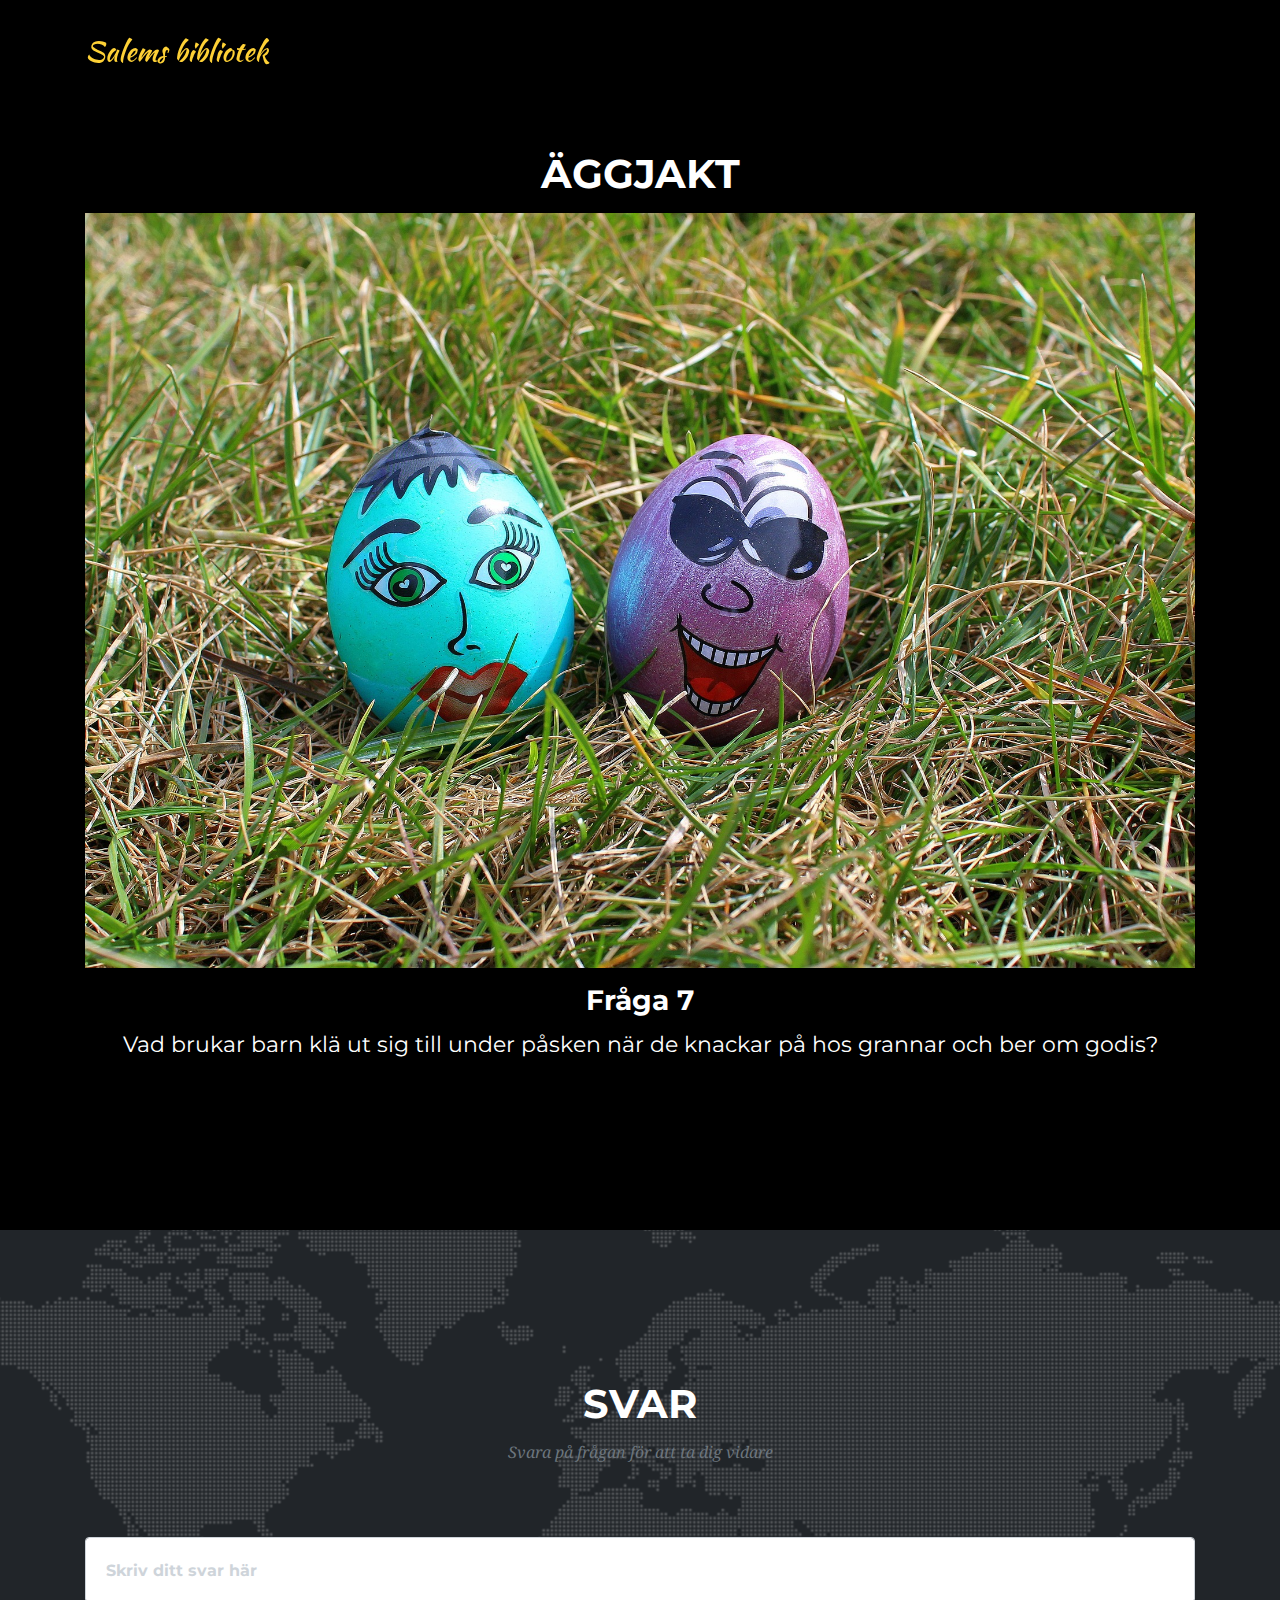
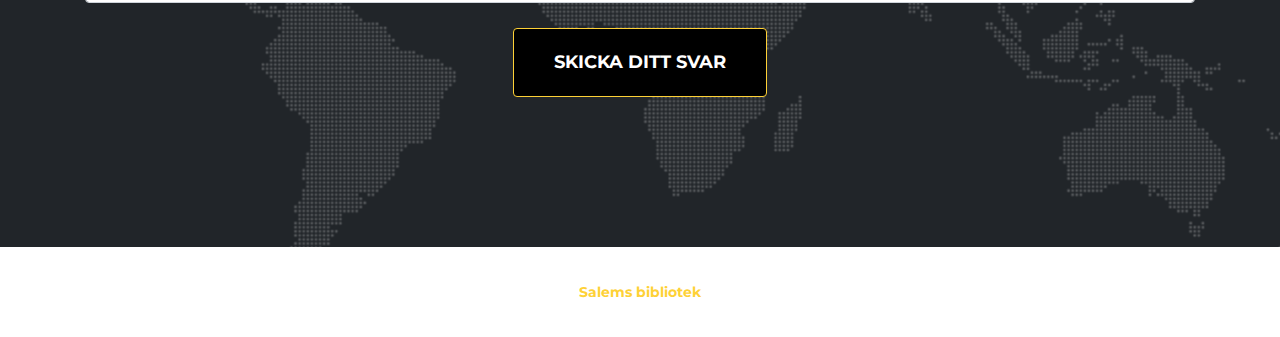
<file: 7.html>
<!--
SKAPA EN EGEN MALLSIDA FÖR UPPDRAG
==========================================================
Nu blir det lite repetition. Den sida hu hintills arbetet med 
introducerade jakten och hade därför lite speciellt innehåll.

Målet med den sida du arbetar med just nu är att skapa en
mall som du sedan kan kopiera till så många uppdrag du behöver.
Du behöver sedan ändra ett saker på varje sida.

1. Beskrivningen av uppdraget.
2. Uppgiftens nummer
3. Vad det rätta svaret är
4. Vilken sida som skall laddas om man svarar rätt.
-->

<!DOCTYPE html>
<html lang="sv">
  <head>
    <meta http-equiv="Content-Type" content="text/html; charset=UTF-8">
    <meta name="viewport" content="width=device-width, initial-scale=1, shrink-to-fit=no">
    <meta name="description" content="">
    <meta name="author" content="">

  <!--
  # Genom att ändra denna informationen nedan kan du ge jakten ett eget namn
  # EX: <title>Ett helt eget namn</title>
  # Informationen visas inte någonstans på webbsidan utan ändrar det namn som 
  # webbsidans flik/tabb har då du du surfar till sidan.
  # 
  -->
    <title>Äggjakt</title>

  <!--Filer som berättar hur sidan skall se ut laddas in. Här behöver vi inte ändra något-->
  
    <link href="vendor/bootstrap/css/bootstrap.min.css" rel="stylesheet">
    <link href="vendor/fontawesome-free/css/all.min.css" rel="stylesheet" type="text/css">
    <link href="https://fonts.googleapis.com/css?family=Montserrat:400,700" rel="stylesheet" type="text/css">
    <link href='https://fonts.googleapis.com/css?family=Kaushan+Script' rel='stylesheet' type='text/css'>
    <link href='https://fonts.googleapis.com/css?family=Droid+Serif:400,700,400italic,700italic' rel='stylesheet' type='text/css'>
    <link href='https://fonts.googleapis.com/css?family=Roboto+Slab:400,100,300,700' rel='stylesheet' type='text/css'>
    <link href="css/agency.min.css" rel="stylesheet">
    <link href="css/style.css" rel="stylesheet">
  </head>


  <body id="page-top">
  <!-- Denna del av koden berättar vad menyn skall innehålla -->
    <nav class="navbar navbar-expand-lg navbar-dark fixed-top" id="mainNav">
      <div class="container">
        <a class="navbar-brand js-scroll-trigger" href="#page-top">Salems bibliotek</a>

        <button class="navbar-toggler navbar-toggler-right" type="button" data-toggle="collapse" data-target="#navbarResponsive" aria-controls="navbarResponsive" aria-expanded="false" aria-label="Toggle navigation">
          Menu
          <i class="fas fa-bars"></i>
        </button>
        <div class="collapse navbar-collapse" id="navbarResponsive">
          <ul class="navbar-nav text-uppercase ml-auto">
             

          </ul>
        </div>
      </div>
    </nav>

    <!--SLUT PÅ DELEN SOM BESKRIVER MENYN LÄNGST UPP-->

    <!-- DELEN SOM BESKRIVER FÖRSTA UPPDRAGET STARTAR -->
    <section id="services">
      <div class="container">
        <div class="row">
          <div class="col-lg-12 text-center">
            <!--Sidans största rubrik-->
            <h2 class="section-heading text-uppercase">Äggjakt</h2>

            <!--Bakgrunds information-->
            
            <h3></h3>
            <img src="./img/fråga7.jpg" alt="två glada ägg">
            <!--Eventuellt återkoppling gällande det tidigare uppdraget-->
            <p> 
            
            </p>

            <!--Uppgiftens nummer-->
            <h3>Fråga 7</h3>
            <!--Vilket är uppdraget?-->
            <p>
            

              Vad brukar barn klä ut sig till under påsken när de knackar på hos grannar och ber om godis?
              
              
            <!--Ibland kanske du vill lägga till en bild i beskrivningen.
            I så fall läger du in bilden i katalogen img.
            Du lägger sedan in följande kod för att berätta att en bild skall visas.
            Men ersätter bildensnamn med det namn din bild och det filformat din bild har.

            EX:
            <img src="./img/bildensnamn.filformat">
            T.ex: <img src="./img/coolbild.jpeg">
            -->
            </p>
          </div>
        </div>
      </div>
    </section>

 
<!-- DELEN DÄR MAN MATAR IN SITT SVAR STARTAR -->
    <section id="contact">
      <div class="container">
        <div class="row">
          <div class="col-lg-12 text-center">
            <h2 class="section-heading text-uppercase">Svar</h2>
            <h3 class="section-subheading text-muted">Svara på frågan för att ta dig vidare</h3>
          </div>
        </div>
        <div class="row">
          <div class="col-lg-12">

      <!--VILKEN SIDA SKALL LADDAS OM MAN SKRIVIT IN RÄTT SVAR
      Du behöver här berätta vilken sida som skall laddas om man löser uppdraget.
      Just nu är det sidan som heter 2.html som skall laddas.
      Om vi istället skulle arbeta med uppdrag 2 just så och ändra i filen 2.html skulle vi då alltså
      istället låta det stå 3.html eftersom det då är den sidan som borde laddas.
      Om detta är sista uppdraget i din jakt skriver du in klar.html

      Vi kan fortsätta på detta viset och lägga till nya sidor tills dess att vi skapat
      så många uppdrag vi vill.
      -->
            <form id="contactForm" name="sentMessage" novalidate="novalidate" 
            action="./8.html" 
            onsubmit="return validateForm()" autocomplete="off">
              <div class="row">
                <div class="col-md-12">
                  <div class="form-group">
                    <input class="form-control" id="answer" type="text" placeholder="Skriv ditt svar här" required="required" data-validation-required-message="Rutan får inte vara tom">
                    <p class="help-block text-danger"></p>
                  </div>
                  
                <div class="col-lg-12 text-center">
                  <div id="success"></div>
                  <button id="sendMessageButton" class="btn btn-primary btn-xl text-uppercase" type="submit">Skicka ditt svar</button>
                </div>
              </div>
            
          </div></form>
        </div>
      </div>
    </div></section>

    <!-- DENNA DEL BESKRIVER INFORMATIONEN SOM VISAS LÄNGST NER PÅ SIDAN -->
    <footer>
      <div class="container">
        <div class="row">
          <div class="col-md-12">
            <span class="copyright">
              <a href="https://bibliotek.salem.se/web/arena/welcome"target=blank style="font-weight: bold">
                  Salems bibliotek
              </a>
            </span>
          </div>
          
        </div>
      </div>
    </footer>

    <!-- Filer som denna mall använder läses in -->
    <script src="vendor/jquery/jquery.min.js"></script>
    <script src="vendor/bootstrap/js/bootstrap.bundle.min.js"></script>
    <script src="vendor/jquery-easing/jquery.easing.min.js"></script>
    <script src="js/agency.min.js"></script>
    <script src="js/agency.min.js"></script>

    <!--I DENNA DEL BERÄTTAR DU VAD SOM ÄR RÄTT SVAR-->
    <script>
    function validateForm() {

      //Det använder skriver i rutan hämtas in och sparas i en variabel som heter answer.
      var answer = document.forms["contactForm"]["answer"].value.toLowerCase();
      
      /*Genom att ändra det som står mellan dessa tecken "" kan du välja vad som är rätt svar 
      Viktigt! Skriv svaret med små bokstäver.

      EX: if (answer == "mittsvar")

      Om man nu skriver in mittsvar i rutan kommer man vidare.
      
      Finns det fler än ett rätt svar? 

      Genom att lägga till följande tecken || (markera texten och kopiera 
      eller tryck alt-gr samtidigt som du trycker på tangenten till höger om shift)
      så kan du lägga till fler alternativ som är rätt.

      EX: Med två räta svar

       if (answer == "svar1" || answer == "svar2" )
      
      EX: Med tre rätta svar

      if (answer == "svar1" || answer == "svar2" answer == "svar3" )

      */

      if (answer == "påskkärring" || answer == "påskkärringar" ) {
          return true;
      }else{
        document.getElementById("answer").value ="";
        document.getElementById("answer").setAttribute("placeholder","Det var tyvärr fel svar, försök igen!");
        return false;
      }
    }
  </script>

  <!--GRATTIS Du har nu gjort uppdrag nummer två!
  Du har nu skapat en mall för en uppdragssida att utgå från.
  Vill du t.ex. skapa en teknikjakt med kan du kopiera 
  dokument och döpa kopian till 3.html. Du kan sedan upprepa samma tillvägagångssätt
  fler gånger och du vill skapa en jakt med fler uppdrag.

  3.html

  Du går sedan igenom dessa kopior på samma vis som detta dokument.


  Så avslutar du jakten.

  Du avslutar jakten genom att säga att man skall hamna på sidan
  klar.html om man skriver in rätt svar.

  EX: 
            action="./klar.html" 

  Du hittar fler instruktioner här ovan under delen som heter
  VILKEN SIDA SKALL LADDAS OM SKRIVIT IN RÄTT SVAR
  -->
</body>
</html>
</file>
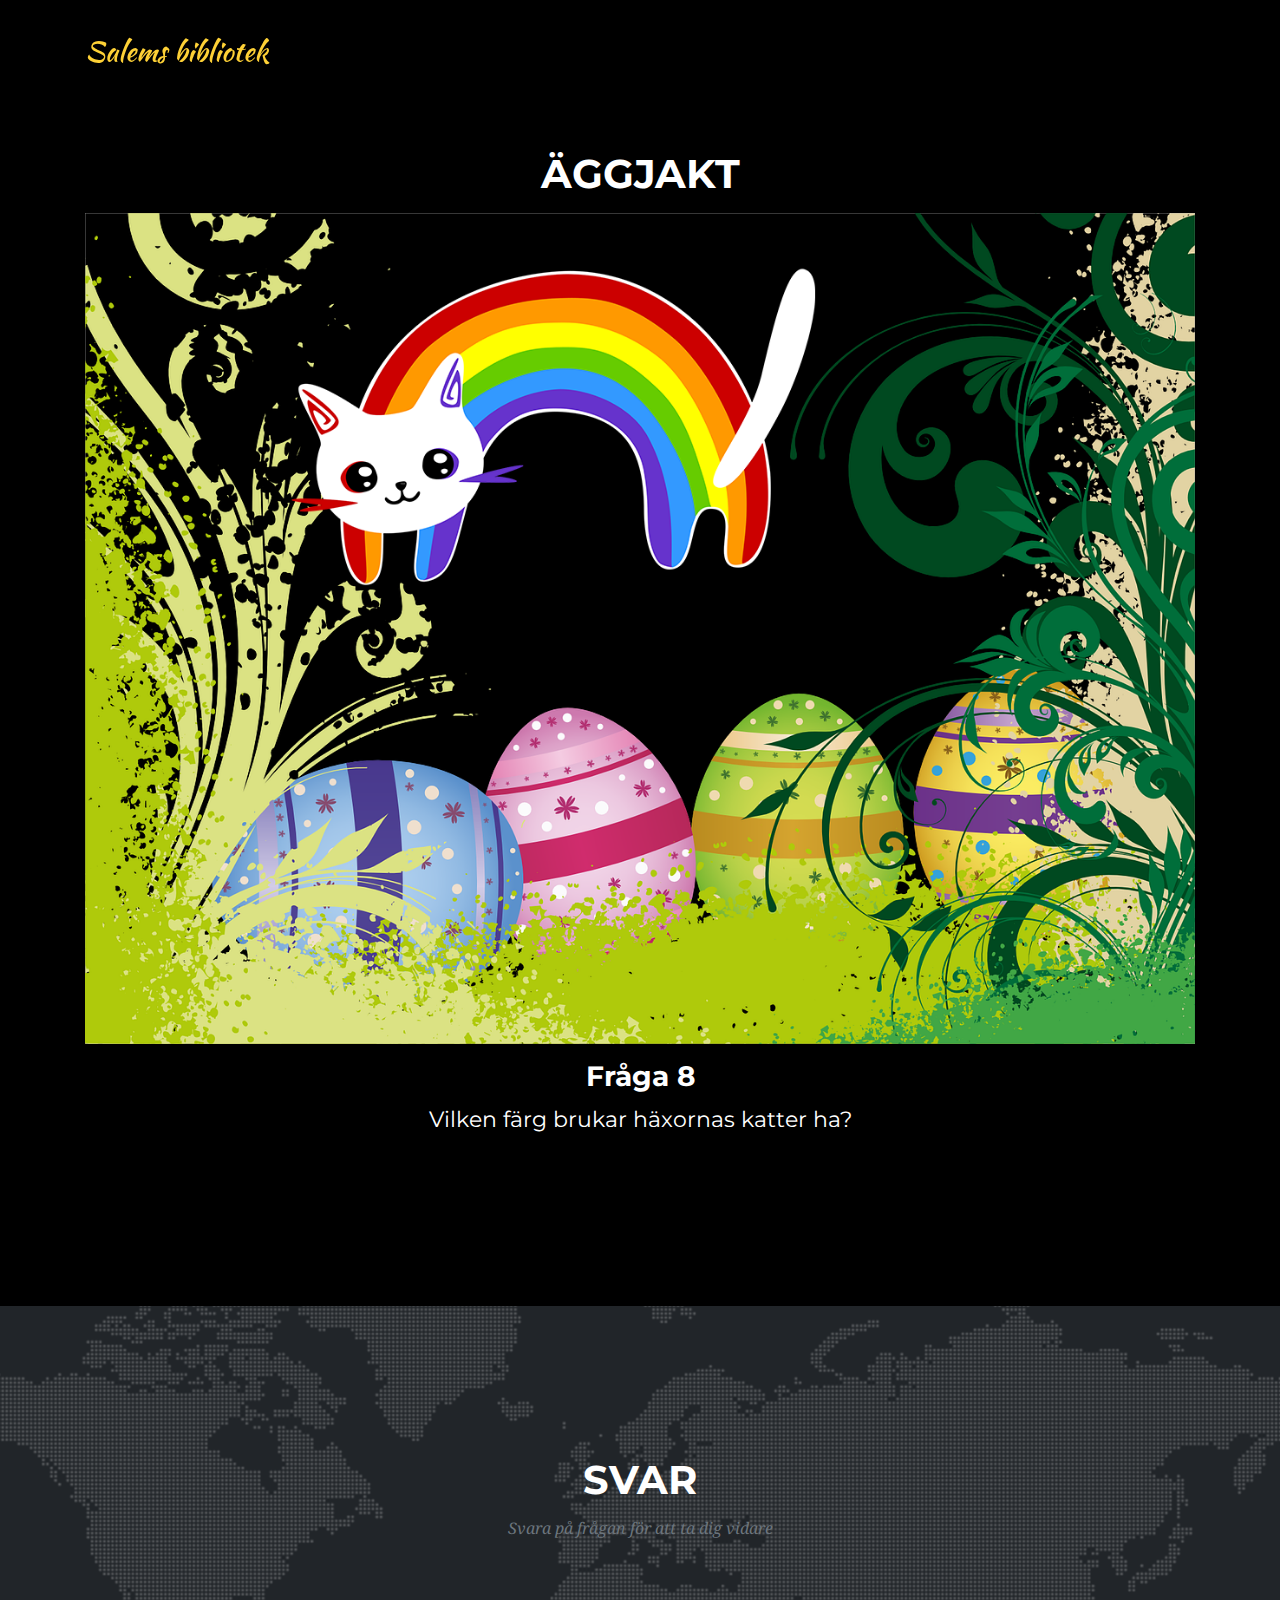
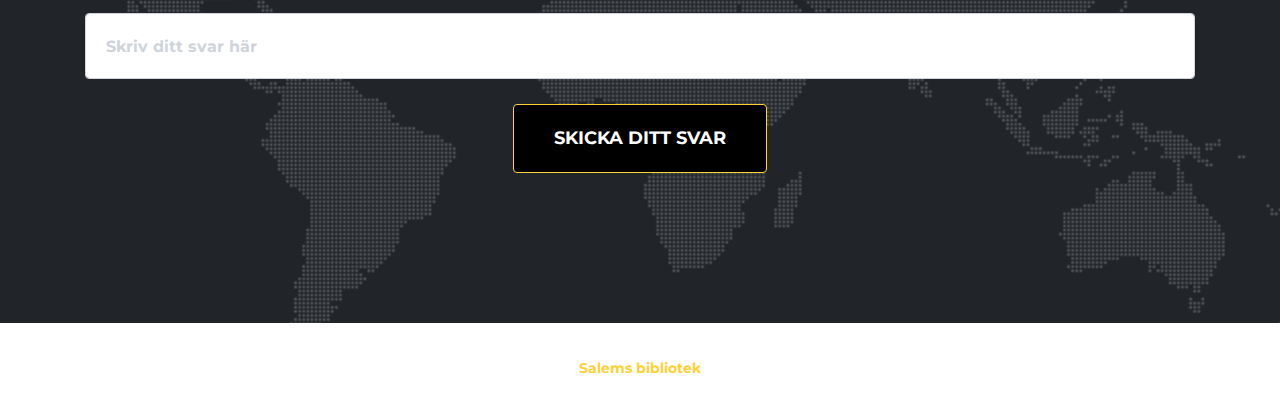
<file: 8.html>
<!--
SKAPA EN EGEN MALLSIDA FÖR UPPDRAG
==========================================================
Nu blir det lite repetition. Den sida hu hintills arbetet med 
introducerade jakten och hade därför lite speciellt innehåll.

Målet med den sida du arbetar med just nu är att skapa en
mall som du sedan kan kopiera till så många uppdrag du behöver.
Du behöver sedan ändra ett saker på varje sida.

1. Beskrivningen av uppdraget.
2. Uppgiftens nummer
3. Vad det rätta svaret är
4. Vilken sida som skall laddas om man svarar rätt.
-->

<!DOCTYPE html>
<html lang="sv">
  <head>
    <meta http-equiv="Content-Type" content="text/html; charset=UTF-8">
    <meta name="viewport" content="width=device-width, initial-scale=1, shrink-to-fit=no">
    <meta name="description" content="">
    <meta name="author" content="">

  <!--
  # Genom att ändra denna informationen nedan kan du ge jakten ett eget namn
  # EX: <title>Ett helt eget namn</title>
  # Informationen visas inte någonstans på webbsidan utan ändrar det namn som 
  # webbsidans flik/tabb har då du du surfar till sidan.
  # 
  -->
    <title>Äggjakt</title>

  <!--Filer som berättar hur sidan skall se ut laddas in. Här behöver vi inte ändra något-->
  
    <link href="vendor/bootstrap/css/bootstrap.min.css" rel="stylesheet">
    <link href="vendor/fontawesome-free/css/all.min.css" rel="stylesheet" type="text/css">
    <link href="https://fonts.googleapis.com/css?family=Montserrat:400,700" rel="stylesheet" type="text/css">
    <link href='https://fonts.googleapis.com/css?family=Kaushan+Script' rel='stylesheet' type='text/css'>
    <link href='https://fonts.googleapis.com/css?family=Droid+Serif:400,700,400italic,700italic' rel='stylesheet' type='text/css'>
    <link href='https://fonts.googleapis.com/css?family=Roboto+Slab:400,100,300,700' rel='stylesheet' type='text/css'>
    <link href="css/agency.min.css" rel="stylesheet">
    <link href="css/style.css" rel="stylesheet">
  </head>


  <body id="page-top">
  <!-- Denna del av koden berättar vad menyn skall innehålla -->
    <nav class="navbar navbar-expand-lg navbar-dark fixed-top" id="mainNav">
      <div class="container">
        <a class="navbar-brand js-scroll-trigger" href="#page-top">Salems bibliotek</a>

        <button class="navbar-toggler navbar-toggler-right" type="button" data-toggle="collapse" data-target="#navbarResponsive" aria-controls="navbarResponsive" aria-expanded="false" aria-label="Toggle navigation">
          Menu
          <i class="fas fa-bars"></i>
        </button>
        <div class="collapse navbar-collapse" id="navbarResponsive">
          <ul class="navbar-nav text-uppercase ml-auto">
             

          </ul>
        </div>
      </div>
    </nav>

    <!--SLUT PÅ DELEN SOM BESKRIVER MENYN LÄNGST UPP-->

    <!-- DELEN SOM BESKRIVER FÖRSTA UPPDRAGET STARTAR -->
    <section id="services">
      <div class="container">
        <div class="row">
          <div class="col-lg-12 text-center">
            <!--Sidans största rubrik-->
            <h2 class="section-heading text-uppercase">Äggjakt</h2>

            <!--Bakgrunds information-->
            
            <h3></h3>
            <img src="./img/catpng.png" alt="regnbågskatt och fyra ägg">
            <!--Eventuellt återkoppling gällande det tidigare uppdraget-->
            <p> 
            
            </p>

            <!--Uppgiftens nummer-->
            <h3>Fråga 8</h3>
            <!--Vilket är uppdraget?-->
            <p>
            

              Vilken färg brukar häxornas katter ha?
              
              
            <!--Ibland kanske du vill lägga till en bild i beskrivningen.
            I så fall läger du in bilden i katalogen img.
            Du lägger sedan in följande kod för att berätta att en bild skall visas.
            Men ersätter bildensnamn med det namn din bild och det filformat din bild har.

            EX:
            <img src="./img/bildensnamn.filformat">
            T.ex: <img src="./img/coolbild.jpeg">
            -->
            </p>
          </div>
        </div>
      </div>
    </section>

 
<!-- DELEN DÄR MAN MATAR IN SITT SVAR STARTAR -->
    <section id="contact">
      <div class="container">
        <div class="row">
          <div class="col-lg-12 text-center">
            <h2 class="section-heading text-uppercase">Svar</h2>
            <h3 class="section-subheading text-muted">Svara på frågan för att ta dig vidare</h3>
          </div>
        </div>
        <div class="row">
          <div class="col-lg-12">

      <!--VILKEN SIDA SKALL LADDAS OM MAN SKRIVIT IN RÄTT SVAR
      Du behöver här berätta vilken sida som skall laddas om man löser uppdraget.
      Just nu är det sidan som heter 2.html som skall laddas.
      Om vi istället skulle arbeta med uppdrag 2 just så och ändra i filen 2.html skulle vi då alltså
      istället låta det stå 3.html eftersom det då är den sidan som borde laddas.
      Om detta är sista uppdraget i din jakt skriver du in klar.html

      Vi kan fortsätta på detta viset och lägga till nya sidor tills dess att vi skapat
      så många uppdrag vi vill.
      -->
            <form id="contactForm" name="sentMessage" novalidate="novalidate" 
            action="./9.html" 
            onsubmit="return validateForm()" autocomplete="off">
              <div class="row">
                <div class="col-md-12">
                  <div class="form-group">
                    <input class="form-control" id="answer" type="text" placeholder="Skriv ditt svar här" required="required" data-validation-required-message="Rutan får inte vara tom">
                    <p class="help-block text-danger"></p>
                  </div>
                  
                <div class="col-lg-12 text-center">
                  <div id="success"></div>
                  <button id="sendMessageButton" class="btn btn-primary btn-xl text-uppercase" type="submit">Skicka ditt svar</button>
                </div>
              </div>
            
          </div></form>
        </div>
      </div>
    </div></section>

    <!-- DENNA DEL BESKRIVER INFORMATIONEN SOM VISAS LÄNGST NER PÅ SIDAN -->
    <footer>
      <div class="container">
        <div class="row">
          <div class="col-md-12">
            <span class="copyright">
              <a href="https://bibliotek.salem.se/web/arena/welcome"target=blank style="font-weight: bold">
                  Salems bibliotek
              </a>
            </span>
          </div>
          
        </div>
      </div>
    </footer>

    <!-- Filer som denna mall använder läses in -->
    <script src="vendor/jquery/jquery.min.js"></script>
    <script src="vendor/bootstrap/js/bootstrap.bundle.min.js"></script>
    <script src="vendor/jquery-easing/jquery.easing.min.js"></script>
    <script src="js/agency.min.js"></script>
    <script src="js/agency.min.js"></script>

    <!--I DENNA DEL BERÄTTAR DU VAD SOM ÄR RÄTT SVAR-->
    <script>
    function validateForm() {

      //Det använder skriver i rutan hämtas in och sparas i en variabel som heter answer.
      var answer = document.forms["contactForm"]["answer"].value.toLowerCase();
      
      /*Genom att ändra det som står mellan dessa tecken "" kan du välja vad som är rätt svar 
      Viktigt! Skriv svaret med små bokstäver.

      EX: if (answer == "mittsvar")

      Om man nu skriver in mittsvar i rutan kommer man vidare.
      
      Finns det fler än ett rätt svar? 

      Genom att lägga till följande tecken || (markera texten och kopiera 
      eller tryck alt-gr samtidigt som du trycker på tangenten till höger om shift)
      så kan du lägga till fler alternativ som är rätt.

      EX: Med två räta svar

       if (answer == "svar1" || answer == "svar2" )
      
      EX: Med tre rätta svar

      if (answer == "svar1" || answer == "svar2" answer == "svar3" )

      */

      if (answer == "svart" || answer == "svarta" ) {
          return true;
      }else{
        document.getElementById("answer").value ="";
        document.getElementById("answer").setAttribute("placeholder","Det var tyvärr fel svar, försök igen!");
        return false;
      }
    }
  </script>

  <!--GRATTIS Du har nu gjort uppdrag nummer två!
  Du har nu skapat en mall för en uppdragssida att utgå från.
  Vill du t.ex. skapa en teknikjakt med kan du kopiera 
  dokument och döpa kopian till 3.html. Du kan sedan upprepa samma tillvägagångssätt
  fler gånger och du vill skapa en jakt med fler uppdrag.

  3.html

  Du går sedan igenom dessa kopior på samma vis som detta dokument.


  Så avslutar du jakten.

  Du avslutar jakten genom att säga att man skall hamna på sidan
  klar.html om man skriver in rätt svar.

  EX: 
            action="./klar.html" 

  Du hittar fler instruktioner här ovan under delen som heter
  VILKEN SIDA SKALL LADDAS OM SKRIVIT IN RÄTT SVAR
  -->
</body>
</html>
</file>
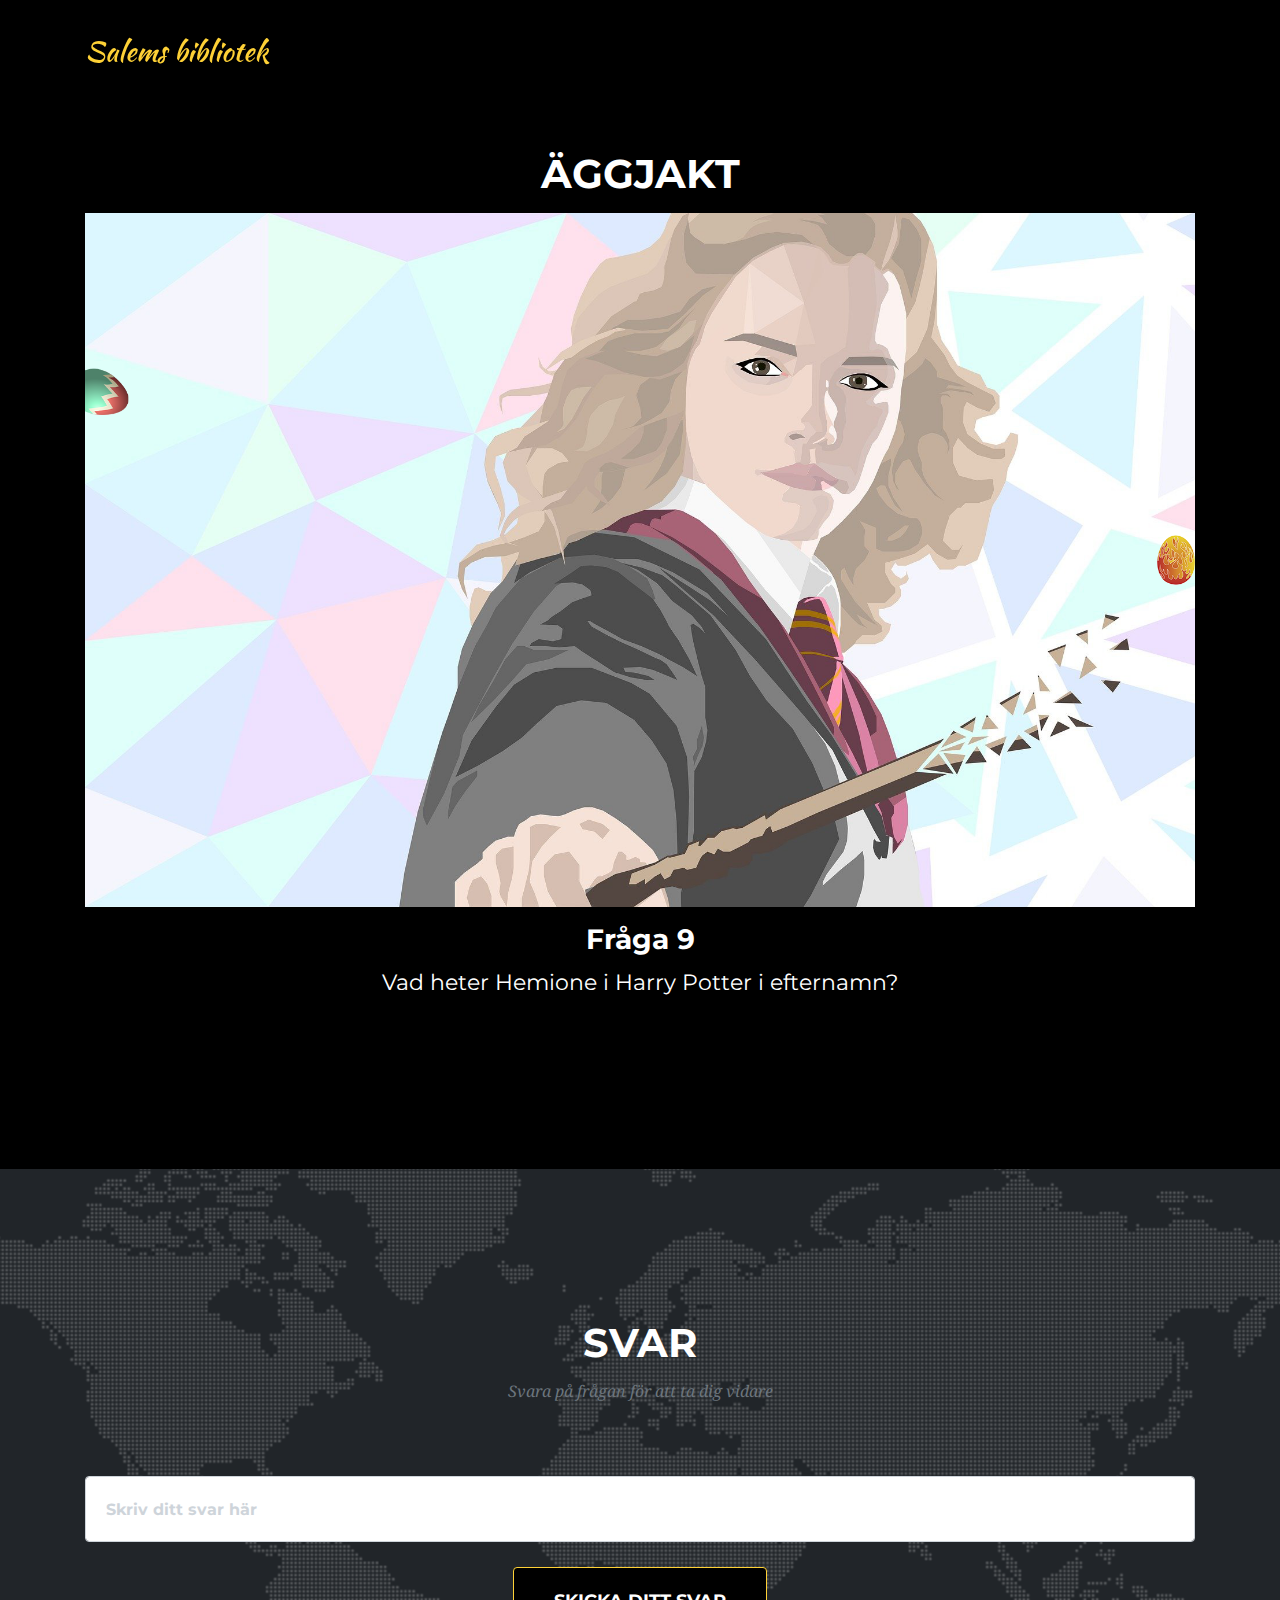
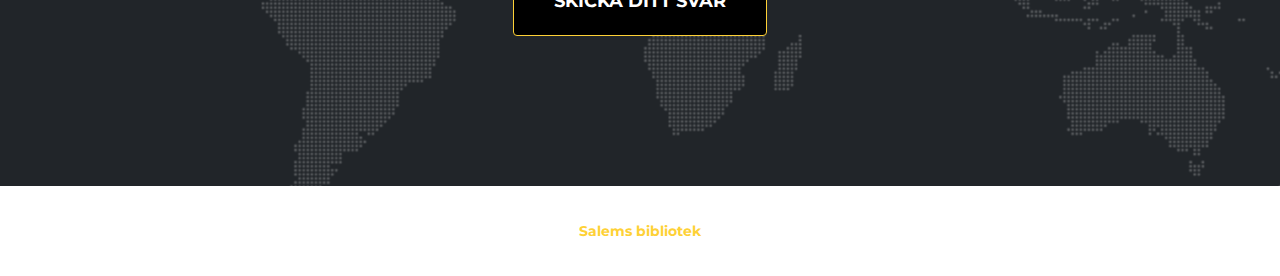
<file: 9.html>
<!--
SKAPA EN EGEN MALLSIDA FÖR UPPDRAG
==========================================================
Nu blir det lite repetition. Den sida hu hintills arbetet med 
introducerade jakten och hade därför lite speciellt innehåll.

Målet med den sida du arbetar med just nu är att skapa en
mall som du sedan kan kopiera till så många uppdrag du behöver.
Du behöver sedan ändra ett saker på varje sida.

1. Beskrivningen av uppdraget.
2. Uppgiftens nummer
3. Vad det rätta svaret är
4. Vilken sida som skall laddas om man svarar rätt.
-->

<!DOCTYPE html>
<html lang="sv">
  <head>
    <meta http-equiv="Content-Type" content="text/html; charset=UTF-8">
    <meta name="viewport" content="width=device-width, initial-scale=1, shrink-to-fit=no">
    <meta name="description" content="">
    <meta name="author" content="">

  <!--
  # Genom att ändra denna informationen nedan kan du ge jakten ett eget namn
  # EX: <title>Ett helt eget namn</title>
  # Informationen visas inte någonstans på webbsidan utan ändrar det namn som 
  # webbsidans flik/tabb har då du du surfar till sidan.
  # 
  -->
    <title>Äggjakt</title>

  <!--Filer som berättar hur sidan skall se ut laddas in. Här behöver vi inte ändra något-->
  
    <link href="vendor/bootstrap/css/bootstrap.min.css" rel="stylesheet">
    <link href="vendor/fontawesome-free/css/all.min.css" rel="stylesheet" type="text/css">
    <link href="https://fonts.googleapis.com/css?family=Montserrat:400,700" rel="stylesheet" type="text/css">
    <link href='https://fonts.googleapis.com/css?family=Kaushan+Script' rel='stylesheet' type='text/css'>
    <link href='https://fonts.googleapis.com/css?family=Droid+Serif:400,700,400italic,700italic' rel='stylesheet' type='text/css'>
    <link href='https://fonts.googleapis.com/css?family=Roboto+Slab:400,100,300,700' rel='stylesheet' type='text/css'>
    <link href="css/agency.min.css" rel="stylesheet">
    <link href="css/style.css" rel="stylesheet">
  </head>


  <body id="page-top">
  <!-- Denna del av koden berättar vad menyn skall innehålla -->
    <nav class="navbar navbar-expand-lg navbar-dark fixed-top" id="mainNav">
      <div class="container">
        <a class="navbar-brand js-scroll-trigger" href="#page-top">Salems bibliotek</a>

        <button class="navbar-toggler navbar-toggler-right" type="button" data-toggle="collapse" data-target="#navbarResponsive" aria-controls="navbarResponsive" aria-expanded="false" aria-label="Toggle navigation">
          Menu
          <i class="fas fa-bars"></i>
        </button>
        <div class="collapse navbar-collapse" id="navbarResponsive">
          <ul class="navbar-nav text-uppercase ml-auto">
             

          </ul>
        </div>
      </div>
    </nav>

    <!--SLUT PÅ DELEN SOM BESKRIVER MENYN LÄNGST UPP-->

    <!-- DELEN SOM BESKRIVER FÖRSTA UPPDRAGET STARTAR -->
    <section id="services">
      <div class="container">
        <div class="row">
          <div class="col-lg-12 text-center">
            <!--Sidans största rubrik-->
            <h2 class="section-heading text-uppercase">Äggjakt</h2>

            <!--Bakgrunds information-->
            
            <h3></h3>
            <img src="./img/hermione.png" alt="hermione och två ägg">
            <!--Eventuellt återkoppling gällande det tidigare uppdraget-->
            <p> 
            
            </p>

            <!--Uppgiftens nummer-->
            <h3>Fråga 9</h3>
            <!--Vilket är uppdraget?-->
            <p>
            

              Vad heter Hemione i Harry Potter i efternamn?
              
              
            <!--Ibland kanske du vill lägga till en bild i beskrivningen.
            I så fall läger du in bilden i katalogen img.
            Du lägger sedan in följande kod för att berätta att en bild skall visas.
            Men ersätter bildensnamn med det namn din bild och det filformat din bild har.

            EX:
            <img src="./img/bildensnamn.filformat">
            T.ex: <img src="./img/coolbild.jpeg">
            -->
            </p>
          </div>
        </div>
      </div>
    </section>

 
<!-- DELEN DÄR MAN MATAR IN SITT SVAR STARTAR -->
    <section id="contact">
      <div class="container">
        <div class="row">
          <div class="col-lg-12 text-center">
            <h2 class="section-heading text-uppercase">Svar</h2>
            <h3 class="section-subheading text-muted">Svara på frågan för att ta dig vidare</h3>
          </div>
        </div>
        <div class="row">
          <div class="col-lg-12">

      <!--VILKEN SIDA SKALL LADDAS OM MAN SKRIVIT IN RÄTT SVAR
      Du behöver här berätta vilken sida som skall laddas om man löser uppdraget.
      Just nu är det sidan som heter 2.html som skall laddas.
      Om vi istället skulle arbeta med uppdrag 2 just så och ändra i filen 2.html skulle vi då alltså
      istället låta det stå 3.html eftersom det då är den sidan som borde laddas.
      Om detta är sista uppdraget i din jakt skriver du in klar.html

      Vi kan fortsätta på detta viset och lägga till nya sidor tills dess att vi skapat
      så många uppdrag vi vill.
      -->
            <form id="contactForm" name="sentMessage" novalidate="novalidate" 
            action="./10.html" 
            onsubmit="return validateForm()" autocomplete="off">
              <div class="row">
                <div class="col-md-12">
                  <div class="form-group">
                    <input class="form-control" id="answer" type="text" placeholder="Skriv ditt svar här" required="required" data-validation-required-message="Rutan får inte vara tom">
                    <p class="help-block text-danger"></p>
                  </div>
                  
                <div class="col-lg-12 text-center">
                  <div id="success"></div>
                  <button id="sendMessageButton" class="btn btn-primary btn-xl text-uppercase" type="submit">Skicka ditt svar</button>
                </div>
              </div>
            
          </div></form>
        </div>
      </div>
    </div></section>

    <!-- DENNA DEL BESKRIVER INFORMATIONEN SOM VISAS LÄNGST NER PÅ SIDAN -->
    <footer>
      <div class="container">
        <div class="row">
          <div class="col-md-12">
            <span class="copyright">
              <a href="https://bibliotek.salem.se/web/arena/welcome"target=blank style="font-weight: bold">
                  Salems bibliotek
              </a>
            </span>
          </div>
          
        </div>
      </div>
    </footer>

    <!-- Filer som denna mall använder läses in -->
    <script src="vendor/jquery/jquery.min.js"></script>
    <script src="vendor/bootstrap/js/bootstrap.bundle.min.js"></script>
    <script src="vendor/jquery-easing/jquery.easing.min.js"></script>
    <script src="js/agency.min.js"></script>
    <script src="js/agency.min.js"></script>

    <!--I DENNA DEL BERÄTTAR DU VAD SOM ÄR RÄTT SVAR-->
    <script>
    function validateForm() {

      //Det använder skriver i rutan hämtas in och sparas i en variabel som heter answer.
      var answer = document.forms["contactForm"]["answer"].value.toLowerCase();
      
      /*Genom att ändra det som står mellan dessa tecken "" kan du välja vad som är rätt svar 
      Viktigt! Skriv svaret med små bokstäver.

      EX: if (answer == "mittsvar")

      Om man nu skriver in mittsvar i rutan kommer man vidare.
      
      Finns det fler än ett rätt svar? 

      Genom att lägga till följande tecken || (markera texten och kopiera 
      eller tryck alt-gr samtidigt som du trycker på tangenten till höger om shift)
      så kan du lägga till fler alternativ som är rätt.

      EX: Med två räta svar

       if (answer == "svar1" || answer == "svar2" )
      
      EX: Med tre rätta svar

      if (answer == "svar1" || answer == "svar2" answer == "svar3" )

      */

      if (answer == "granger" || answer == "hermione granger" ) {
          return true;
      }else{
        document.getElementById("answer").value ="";
        document.getElementById("answer").setAttribute("placeholder","Det var tyvärr fel svar, försök igen!");
        return false;
      }
    }
  </script>

  <!--GRATTIS Du har nu gjort uppdrag nummer två!
  Du har nu skapat en mall för en uppdragssida att utgå från.
  Vill du t.ex. skapa en teknikjakt med kan du kopiera 
  dokument och döpa kopian till 3.html. Du kan sedan upprepa samma tillvägagångssätt
  fler gånger och du vill skapa en jakt med fler uppdrag.

  3.html

  Du går sedan igenom dessa kopior på samma vis som detta dokument.


  Så avslutar du jakten.

  Du avslutar jakten genom att säga att man skall hamna på sidan
  klar.html om man skriver in rätt svar.

  EX: 
            action="./klar.html" 

  Du hittar fler instruktioner här ovan under delen som heter
  VILKEN SIDA SKALL LADDAS OM SKRIVIT IN RÄTT SVAR
  -->
</body>
</html>
</file>
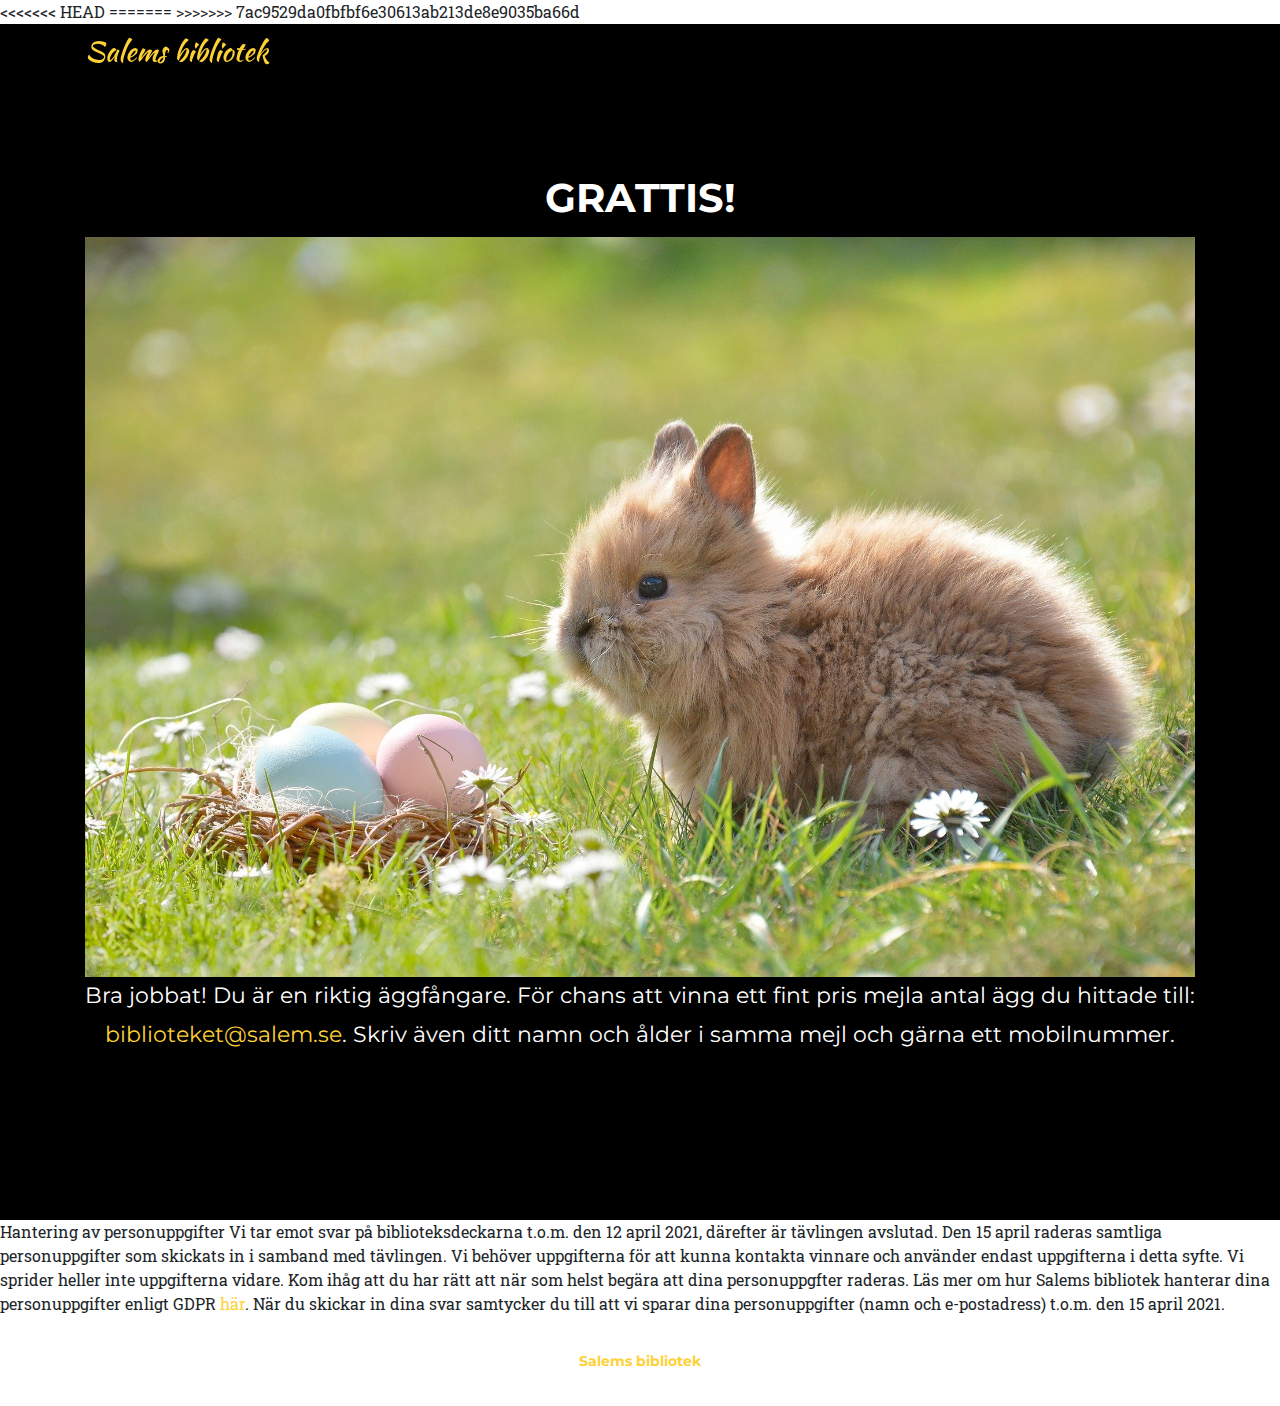
<file: klar.html>
﻿<!DOCTYPE html>
<!--
AVSLUTA DIN TEKNIKJAKT
==========================================================
Nu blir det också repetition. Vissa delar behöver du fylla i igen.
Du kommer sedan att få skriva in den text som visas då deltagaren klarat jakten.
-->
<html lang="sv">
  <head>
    <meta charset="utf-8">
    <meta name="viewport" content="width=device-width, initial-scale=1, shrink-to-fit=no">
    <meta name="description" content="">
    <meta name="author" content="">

    <!--
    # Genom att ändra denna informationen nedan kan du ge jakten ett eget namn
    # EX: <title>Ett helt eget namn</title>
    # Informationen visas inte någonstans på webbsidan utan ändrar det namn som 
    # webbsidans flik/tabb har då du du surfar till sidan.
    # 
    -->
<<<<<<< HEAD
    <title>Äggjakt</title>
=======
    
>>>>>>> 7ac9529da0fbfbf6e30613ab213de8e9035ba66d

  <!--Filer som berättar hur sidan skall se ut laddas in. Här behöver vi inte ändra något-->
  
    <link href="vendor/bootstrap/css/bootstrap.min.css" rel="stylesheet">
    <link href="vendor/fontawesome-free/css/all.min.css" rel="stylesheet" type="text/css">
    <link href="https://fonts.googleapis.com/css?family=Montserrat:400,700" rel="stylesheet" type="text/css">
    <link href='https://fonts.googleapis.com/css?family=Kaushan+Script' rel='stylesheet' type='text/css'>
    <link href='https://fonts.googleapis.com/css?family=Droid+Serif:400,700,400italic,700italic' rel='stylesheet' type='text/css'>
    <link href='https://fonts.googleapis.com/css?family=Roboto+Slab:400,100,300,700' rel='stylesheet' type='text/css'>
    <link href="css/agency.min.css" rel="stylesheet">
    <link href="css/style.css" rel="stylesheet">
  </head>


  <body id="page-top">
  <!-- Denna del av koden berättar vad menyn skall innehålla -->
    <nav class="navbar navbar-expand-lg navbar-dark fixed-top" id="mainNav">
      <div class="container">
        <a class="navbar-brand js-scroll-trigger" href="#page-top">Salems bibliotek</a>
        <button class="navbar-toggler navbar-toggler-right" type="button" data-toggle="collapse" data-target="#navbarResponsive" aria-controls="navbarResponsive" aria-expanded="false" aria-label="Toggle navigation">
          Menu
         

          </ul>
        </div>
      </div>
    </nav>

    <!--SLUT PÅ DELEN SOM BESKRIVER MENYN LÄNGST UPP-->
    
    <!--HÄR SKRIVER DU IN TEXTEN SOM VISAS NÄR DELTAGAREN HAR KLARAT JAKTEN-->
    <section id="services">
      <div class="container">
        <div class="row">
          <div class="col-lg-12 text-center">
            <h2 class="section-heading text-uppercase">Grattis!</h2>

            <p>
              <img src="./img/klar.jpg" alt="bild på hare med tre ägg">

            Bra jobbat! Du är en riktig äggfångare. 
            För chans att vinna ett fint pris mejla antal ägg du hittade till: <a href="mailto:biblioteket@salem.se">biblioteket@salem.se</a>.
                Skriv även ditt namn och ålder i samma mejl och gärna ett mobilnummer.



          

            

            
            </p>
          </div>
        </div>
      </div>
    </section>
    Hantering av personuppgifter
    Vi tar emot svar på biblioteksdeckarna t.o.m. den 12 april 2021, därefter är tävlingen avslutad. 
    Den 15 april raderas samtliga personuppgifter som skickats in i samband med tävlingen. 
    Vi behöver uppgifterna för att kunna kontakta vinnare och använder endast uppgifterna i detta syfte. Vi sprider heller inte uppgifterna vidare. 
    Kom ihåg att du har rätt att när som helst begära att dina personuppgfter raderas. 
    Läs mer om hur Salems bibliotek hanterar dina personuppgifter enligt GDPR <a href="https://bibliotek.salem.se/web/arena/personuppgifter" target="_blank">här</a>.
    När du skickar in dina svar samtycker du till att vi sparar dina personuppgifter (namn och e-postadress) t.o.m. den 15 april 2021. 
        <!-- Footer -->
    <footer>
      <div class="container">
        <div class="row">
          <div class="col-md-12">
            <span class="copyright">
              <a href="https://bibliotek.salem.se/web/arena/welcome"target=blank style="font-weight: bold">
                Salems bibliotek
            </a>
            </span>
          </div>
          
        </div>
      </div>
    </footer>



    <script src="vendor/jquery/jquery.min.js"></script>
    <script src="vendor/bootstrap/js/bootstrap.bundle.min.js"></script>
    <script src="vendor/jquery-easing/jquery.easing.min.js"></script>
    <script src="js/agency.min.js"></script>
    <script src="js/agency.min.js"></script>

  </body>

</html>
</file>
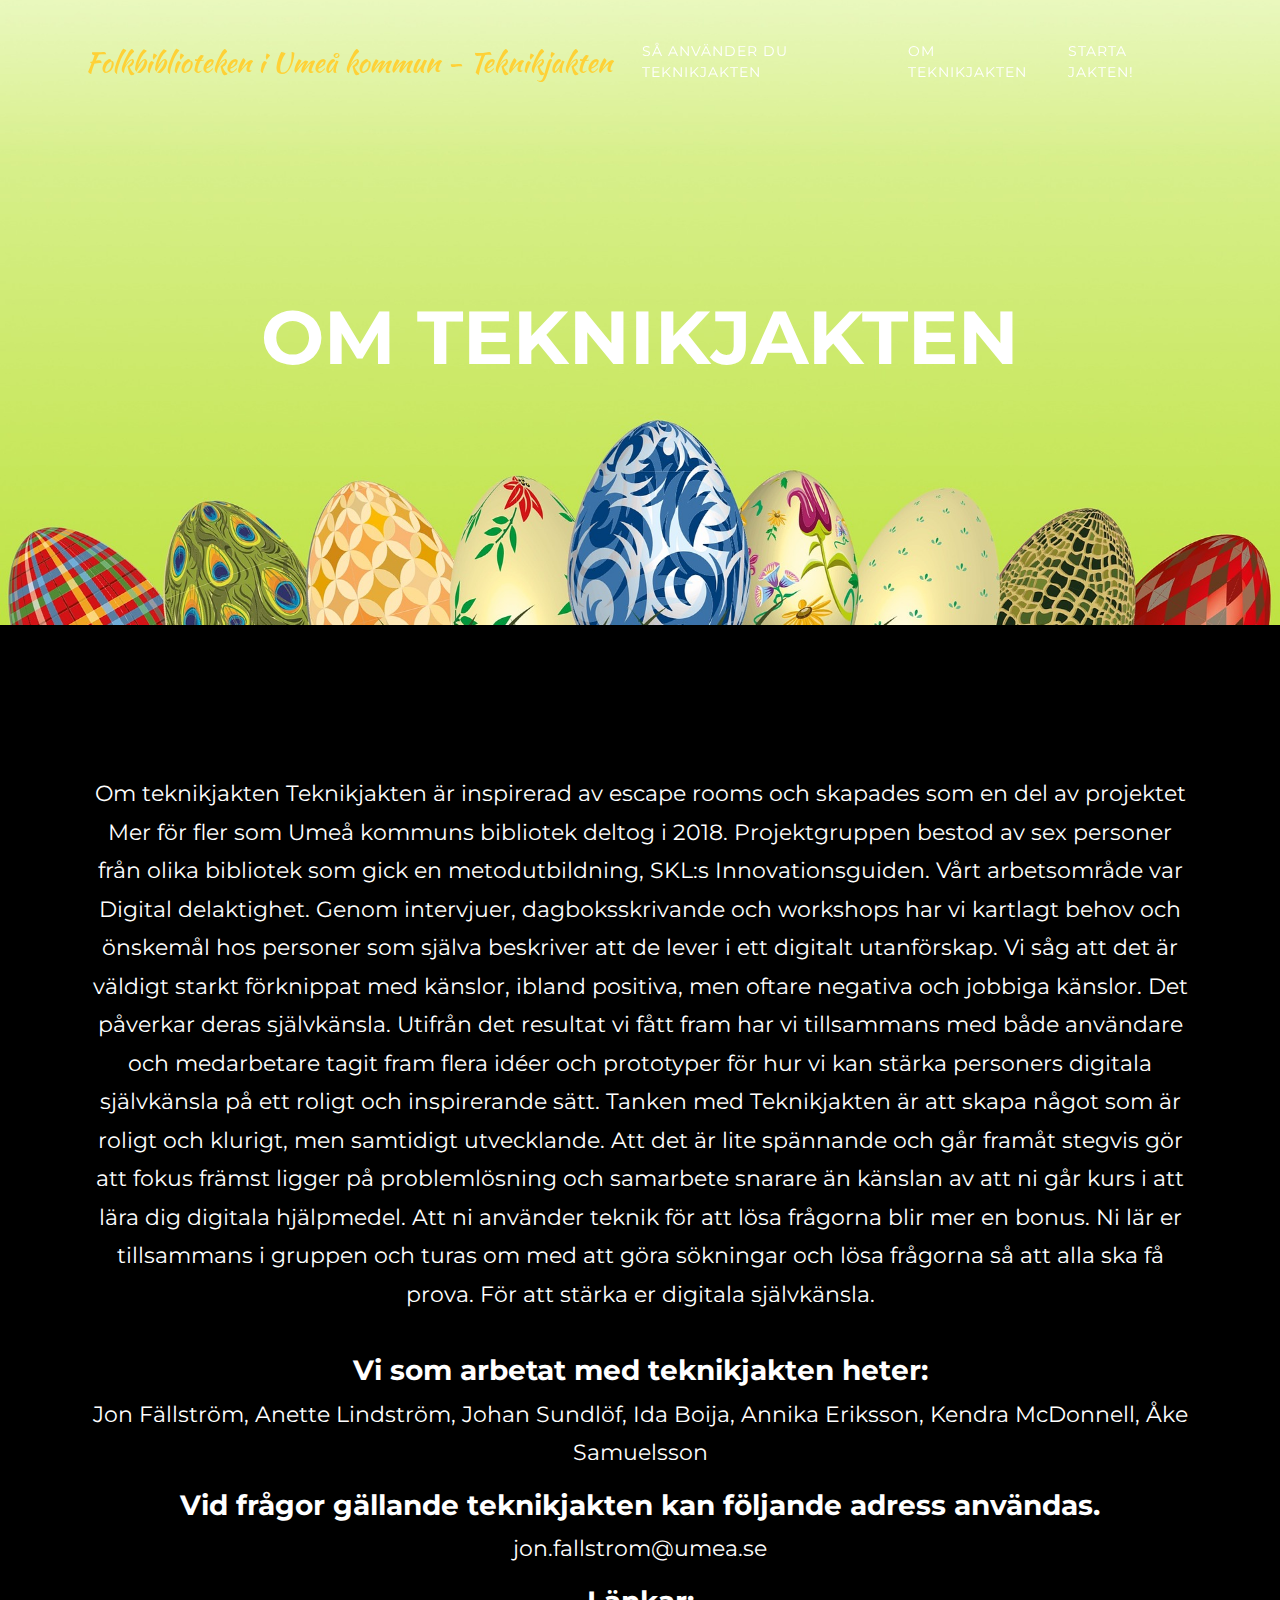
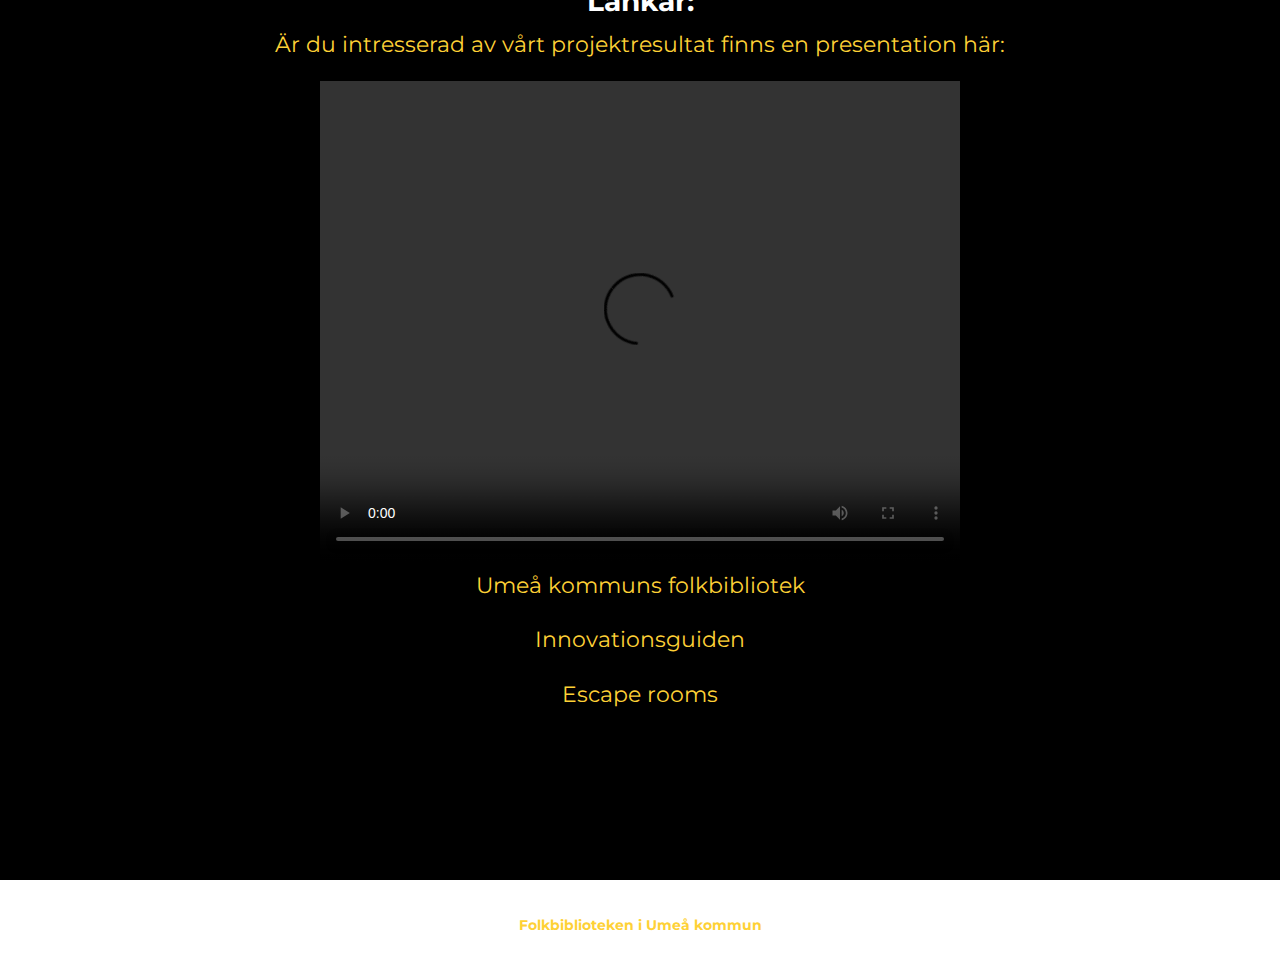
<file: omoss.html>
<!DOCTYPE html>
<html lang="sv">

  <head>

    <meta charset="utf-8">
    <meta name="viewport" content="width=device-width, initial-scale=1, shrink-to-fit=no">
    <meta name="description" content="">
    <meta name="author" content="">

    <title>Teknikjakten</title>

    <!-- Bootstrap core CSS -->
    <link href="vendor/bootstrap/css/bootstrap.min.css" rel="stylesheet">

    <!-- Custom fonts for this template -->
    <link href="vendor/fontawesome-free/css/all.min.css" rel="stylesheet" type="text/css">
    <link href="https://fonts.googleapis.com/css?family=Montserrat:400,700" rel="stylesheet" type="text/css">
    <link href='https://fonts.googleapis.com/css?family=Kaushan+Script' rel='stylesheet' type='text/css'>
    <link href='https://fonts.googleapis.com/css?family=Droid+Serif:400,700,400italic,700italic' rel='stylesheet' type='text/css'>
    <link href='https://fonts.googleapis.com/css?family=Roboto+Slab:400,100,300,700' rel='stylesheet' type='text/css'>

    <!-- Custom styles for this template -->
    <link href="css/agency.min.css" rel="stylesheet">
    <!--User stylesheet-->
    <link href="css/style.css" rel="stylesheet">

  </head>

  <script>

  function validateForm() {
    var x = document.forms["contactForm"]["answer"].value;
    x = x.toUpperCase();

    if (x == "SÄPO") {
        return true;
    }else{
      document.getElementById("answer").value ="";
      document.getElementById("answer").setAttribute("placeholder","Det var tyvärr fel svar, försök igen!");
      return false;
    }
  }

  </script>

  <body id="page-top">

    <!-- Navigation -->
    <nav class="navbar navbar-expand-lg navbar-dark fixed-top" id="mainNav">
      <div class="container">
        <a class="navbar-brand js-scroll-trigger" href="#page-top">Folkbiblioteken i Umeå kommun - Teknikjakten</a>
        <button class="navbar-toggler navbar-toggler-right" type="button" data-toggle="collapse" data-target="#navbarResponsive" aria-controls="navbarResponsive" aria-expanded="false" aria-label="Toggle navigation">
          Menu
          <i class="fas fa-bars"></i>
        </button>
        <div class="collapse navbar-collapse" id="navbarResponsive">
          <ul class="navbar-nav text-uppercase ml-auto">
            <li class="nav-item">
              <a class="nav-link js-scroll-trigger" href="./om.html">Så använder du
             teknikjakten</a>
            </li>
            <li class="nav-item">
              <a class="nav-link js-scroll-trigger" href="./omoss.html">Om teknikjakten</a>
            </li> 
            <li class="nav-item">
              <a class="nav-link js-scroll-trigger" href="./index.html">Starta jakten!</a>
            </li> 

  
          </ul>
        </div>
      </div>
    </nav>

    <!-- Header -->
    <header class="masthead">
      <div class="container">
        <div class="intro-text">
        <div class="intro-heading text-uppercase">Om Teknikjakten</div>
         
      </div>
    </header>
    
    <!-- Part 1 -->
    <section id="services">
      <div class="container">
        <div class="row">
          <div class="col-lg-12 text-center">

          <p>
            Om teknikjakten
            Teknikjakten är inspirerad av escape rooms och skapades som en del av projektet Mer för fler som Umeå kommuns bibliotek deltog i 2018. Projektgruppen bestod av sex personer från olika bibliotek som gick en metodutbildning, SKL:s Innovationsguiden. Vårt arbetsområde var Digital delaktighet.
            Genom intervjuer, dagboksskrivande och workshops har vi kartlagt behov och önskemål hos personer som själva beskriver att de lever i ett digitalt utanförskap. Vi såg att det är väldigt starkt förknippat med känslor, ibland positiva, men oftare negativa och jobbiga känslor. Det påverkar deras självkänsla.
            Utifrån det resultat vi fått fram har vi tillsammans med både användare och medarbetare tagit fram flera idéer och prototyper för hur vi kan stärka personers digitala självkänsla på ett roligt och inspirerande sätt.
            Tanken med Teknikjakten är att skapa något som är roligt och klurigt, men samtidigt utvecklande. Att det är lite spännande och går framåt stegvis gör att fokus främst ligger på problemlösning och samarbete snarare än känslan av att ni går kurs i att lära dig digitala hjälpmedel. 
            Att ni använder teknik för att lösa frågorna blir mer en bonus. Ni lär er tillsammans i gruppen och turas om med att göra sökningar och lösa frågorna så att alla ska få prova. För att stärka er digitala självkänsla.
          </p>
          <br />

          <h3>Vi som arbetat med teknikjakten heter:</h3>
          <p>Jon Fällström, Anette Lindström, Johan Sundlöf, Ida Boija, Annika Eriksson, Kendra McDonnell, Åke Samuelsson

          <h3>Vid frågor gällande teknikjakten kan följande adress användas.</h3>
         <p>jon.fallstrom@umea.se</p>

          






          <h3>Länkar:</h3>

          <p>
          <a href="https://www.dropbox.com/sh/c76x6hvlncchc6c/AAD6TPsBvyo_CyGC1xyCT3v0a/Mer_for_fler%20OMG%203/WS%203/Presentationer/FILM%20Mer%20f%C3%B6r%20fler%20-%20Digital%20delaktighet%20Ume%C3%A5.mp4?dl=0&raw=1">Är du intresserad av vårt projektresultat finns en presentation här:</a>
          </p>
          <video width="640" height="480" controls>
            <source src="https://www.dropbox.com/sh/c76x6hvlncchc6c/AAD6TPsBvyo_CyGC1xyCT3v0a/Mer_for_fler%20OMG%203/WS%203/Presentationer/FILM%20Mer%20f%C3%B6r%20fler%20-%20Digital%20delaktighet%20Ume%C3%A5.mp4?dl=0&raw=1" type="video/mp4">
            Your browser does not support the video tag.
        </video>

        <p>
        <a href="http://www.umea.se/umeakommun/kulturochfritid/bibliotek.4.4ad27aa912e4d856fb180001056.html">Umeå kommuns folkbibliotek </a>
        </p>

        
        <p>
        <a href="http://innovationsguiden.se/">Innovationsguiden</a>
        </p>

          <p>
        <a href="https://en.wikipedia.org/wiki/Escape_room">Escape rooms</a>
        </p>



        



          
              

          </div>
        </div>
      </div>
    </section>
   


    <!-- Footer -->
    <footer>
      <div class="container">
        <div class="row">
          <div class="col-md-12">
            <span class="copyright">
              <a href="http://www.umea.se/umeakommun/kulturochfritid/bibliotek.4.4ad27aa912e4d856fb180001056.html" style="font-weight: bold">
                  Folkbiblioteken i Umeå kommun
              </a>
            </span>
          </div>
          
        </div>
      </div>
    </footer>



    <!-- Bootstrap core JavaScript -->
    <script src="vendor/jquery/jquery.min.js"></script>
    <script src="vendor/bootstrap/js/bootstrap.bundle.min.js"></script>

    <!-- Plugin JavaScript -->
    <script src="vendor/jquery-easing/jquery.easing.min.js"></script>

    <!-- Contact form JavaScript 
    <script src="js/jqBootstrapValidation.js"></script>
    <script src="js/contact_me.js"></script>
    -->

    <!-- Custom scripts for this template -->
    <script src="js/agency.min.js"></script>
    <script src="js/agency.min.js"></script>


  </body>

</html>
</file>
<file: css/style.css>
.btn-primary{
	background-color: black;
}

#services{
	background-color: black;
	color: white;
}

p{
	font-family: 'Montserrat', sans-serif;
	font-size: 22px;
}

#services img{
	max-width: 100%;
}

header.masthead{background-image: url("../img/ägg1.jpg");}
</file>
<file: vendor/fontawesome-free/css/all.min.css>
/*!
 * Font Awesome Free 5.3.1 by @fontawesome - https://fontawesome.com
 * License - https://fontawesome.com/license/free (Icons: CC BY 4.0, Fonts: SIL OFL 1.1, Code: MIT License)
 */
.fa,.fab,.fal,.far,.fas{-moz-osx-font-smoothing:grayscale;-webkit-font-smoothing:antialiased;display:inline-block;font-style:normal;font-variant:normal;text-rendering:auto;line-height:1}.fa-lg{font-size:1.33333em;line-height:.75em;vertical-align:-.0667em}.fa-xs{font-size:.75em}.fa-sm{font-size:.875em}.fa-1x{font-size:1em}.fa-2x{font-size:2em}.fa-3x{font-size:3em}.fa-4x{font-size:4em}.fa-5x{font-size:5em}.fa-6x{font-size:6em}.fa-7x{font-size:7em}.fa-8x{font-size:8em}.fa-9x{font-size:9em}.fa-10x{font-size:10em}.fa-fw{text-align:center;width:1.25em}.fa-ul{list-style-type:none;margin-left:2.5em;padding-left:0}.fa-ul>li{position:relative}.fa-li{left:-2em;position:absolute;text-align:center;width:2em;line-height:inherit}.fa-border{border:.08em solid #eee;border-radius:.1em;padding:.2em .25em .15em}.fa-pull-left{float:left}.fa-pull-right{float:right}.fa.fa-pull-left,.fab.fa-pull-left,.fal.fa-pull-left,.far.fa-pull-left,.fas.fa-pull-left{margin-right:.3em}.fa.fa-pull-right,.fab.fa-pull-right,.fal.fa-pull-right,.far.fa-pull-right,.fas.fa-pull-right{margin-left:.3em}.fa-spin{animation:fa-spin 2s infinite linear}.fa-pulse{animation:fa-spin 1s infinite steps(8)}@keyframes fa-spin{0%{transform:rotate(0deg)}to{transform:rotate(1turn)}}.fa-rotate-90{-ms-filter:"progid:DXImageTransform.Microsoft.BasicImage(rotation=1)";transform:rotate(90deg)}.fa-rotate-180{-ms-filter:"progid:DXImageTransform.Microsoft.BasicImage(rotation=2)";transform:rotate(180deg)}.fa-rotate-270{-ms-filter:"progid:DXImageTransform.Microsoft.BasicImage(rotation=3)";transform:rotate(270deg)}.fa-flip-horizontal{-ms-filter:"progid:DXImageTransform.Microsoft.BasicImage(rotation=0, mirror=1)";transform:scaleX(-1)}.fa-flip-vertical{transform:scaleY(-1)}.fa-flip-horizontal.fa-flip-vertical,.fa-flip-vertical{-ms-filter:"progid:DXImageTransform.Microsoft.BasicImage(rotation=2, mirror=1)"}.fa-flip-horizontal.fa-flip-vertical{transform:scale(-1)}:root .fa-flip-horizontal,:root .fa-flip-vertical,:root .fa-rotate-90,:root .fa-rotate-180,:root .fa-rotate-270{-webkit-filter:none;filter:none}.fa-stack{display:inline-block;height:2em;line-height:2em;position:relative;vertical-align:middle;width:2em}.fa-stack-1x,.fa-stack-2x{left:0;position:absolute;text-align:center;width:100%}.fa-stack-1x{line-height:inherit}.fa-stack-2x{font-size:2em}.fa-inverse{color:#fff}.fa-500px:before{content:"\f26e"}.fa-accessible-icon:before{content:"\f368"}.fa-accusoft:before{content:"\f369"}.fa-ad:before{content:"\f641"}.fa-address-book:before{content:"\f2b9"}.fa-address-card:before{content:"\f2bb"}.fa-adjust:before{content:"\f042"}.fa-adn:before{content:"\f170"}.fa-adversal:before{content:"\f36a"}.fa-affiliatetheme:before{content:"\f36b"}.fa-air-freshener:before{content:"\f5d0"}.fa-algolia:before{content:"\f36c"}.fa-align-center:before{content:"\f037"}.fa-align-justify:before{content:"\f039"}.fa-align-left:before{content:"\f036"}.fa-align-right:before{content:"\f038"}.fa-alipay:before{content:"\f642"}.fa-allergies:before{content:"\f461"}.fa-amazon:before{content:"\f270"}.fa-amazon-pay:before{content:"\f42c"}.fa-ambulance:before{content:"\f0f9"}.fa-american-sign-language-interpreting:before{content:"\f2a3"}.fa-amilia:before{content:"\f36d"}.fa-anchor:before{content:"\f13d"}.fa-android:before{content:"\f17b"}.fa-angellist:before{content:"\f209"}.fa-angle-double-down:before{content:"\f103"}.fa-angle-double-left:before{content:"\f100"}.fa-angle-double-right:before{content:"\f101"}.fa-angle-double-up:before{content:"\f102"}.fa-angle-down:before{content:"\f107"}.fa-angle-left:before{content:"\f104"}.fa-angle-right:before{content:"\f105"}.fa-angle-up:before{content:"\f106"}.fa-angry:before{content:"\f556"}.fa-angrycreative:before{content:"\f36e"}.fa-angular:before{content:"\f420"}.fa-ankh:before{content:"\f644"}.fa-app-store:before{content:"\f36f"}.fa-app-store-ios:before{content:"\f370"}.fa-apper:before{content:"\f371"}.fa-apple:before{content:"\f179"}.fa-apple-alt:before{content:"\f5d1"}.fa-apple-pay:before{content:"\f415"}.fa-archive:before{content:"\f187"}.fa-archway:before{content:"\f557"}.fa-arrow-alt-circle-down:before{content:"\f358"}.fa-arrow-alt-circle-left:before{content:"\f359"}.fa-arrow-alt-circle-right:before{content:"\f35a"}.fa-arrow-alt-circle-up:before{content:"\f35b"}.fa-arrow-circle-down:before{content:"\f0ab"}.fa-arrow-circle-left:before{content:"\f0a8"}.fa-arrow-circle-right:before{content:"\f0a9"}.fa-arrow-circle-up:before{content:"\f0aa"}.fa-arrow-down:before{content:"\f063"}.fa-arrow-left:before{content:"\f060"}.fa-arrow-right:before{content:"\f061"}.fa-arrow-up:before{content:"\f062"}.fa-arrows-alt:before{content:"\f0b2"}.fa-arrows-alt-h:before{content:"\f337"}.fa-arrows-alt-v:before{content:"\f338"}.fa-assistive-listening-systems:before{content:"\f2a2"}.fa-asterisk:before{content:"\f069"}.fa-asymmetrik:before{content:"\f372"}.fa-at:before{content:"\f1fa"}.fa-atlas:before{content:"\f558"}.fa-atom:before{content:"\f5d2"}.fa-audible:before{content:"\f373"}.fa-audio-description:before{content:"\f29e"}.fa-autoprefixer:before{content:"\f41c"}.fa-avianex:before{content:"\f374"}.fa-aviato:before{content:"\f421"}.fa-award:before{content:"\f559"}.fa-aws:before{content:"\f375"}.fa-backspace:before{content:"\f55a"}.fa-backward:before{content:"\f04a"}.fa-balance-scale:before{content:"\f24e"}.fa-ban:before{content:"\f05e"}.fa-band-aid:before{content:"\f462"}.fa-bandcamp:before{content:"\f2d5"}.fa-barcode:before{content:"\f02a"}.fa-bars:before{content:"\f0c9"}.fa-baseball-ball:before{content:"\f433"}.fa-basketball-ball:before{content:"\f434"}.fa-bath:before{content:"\f2cd"}.fa-battery-empty:before{content:"\f244"}.fa-battery-full:before{content:"\f240"}.fa-battery-half:before{content:"\f242"}.fa-battery-quarter:before{content:"\f243"}.fa-battery-three-quarters:before{content:"\f241"}.fa-bed:before{content:"\f236"}.fa-beer:before{content:"\f0fc"}.fa-behance:before{content:"\f1b4"}.fa-behance-square:before{content:"\f1b5"}.fa-bell:before{content:"\f0f3"}.fa-bell-slash:before{content:"\f1f6"}.fa-bezier-curve:before{content:"\f55b"}.fa-bible:before{content:"\f647"}.fa-bicycle:before{content:"\f206"}.fa-bimobject:before{content:"\f378"}.fa-binoculars:before{content:"\f1e5"}.fa-birthday-cake:before{content:"\f1fd"}.fa-bitbucket:before{content:"\f171"}.fa-bitcoin:before{content:"\f379"}.fa-bity:before{content:"\f37a"}.fa-black-tie:before{content:"\f27e"}.fa-blackberry:before{content:"\f37b"}.fa-blender:before{content:"\f517"}.fa-blind:before{content:"\f29d"}.fa-blogger:before{content:"\f37c"}.fa-blogger-b:before{content:"\f37d"}.fa-bluetooth:before{content:"\f293"}.fa-bluetooth-b:before{content:"\f294"}.fa-bold:before{content:"\f032"}.fa-bolt:before{content:"\f0e7"}.fa-bomb:before{content:"\f1e2"}.fa-bone:before{content:"\f5d7"}.fa-bong:before{content:"\f55c"}.fa-book:before{content:"\f02d"}.fa-book-open:before{content:"\f518"}.fa-book-reader:before{content:"\f5da"}.fa-bookmark:before{content:"\f02e"}.fa-bowling-ball:before{content:"\f436"}.fa-box:before{content:"\f466"}.fa-box-open:before{content:"\f49e"}.fa-boxes:before{content:"\f468"}.fa-braille:before{content:"\f2a1"}.fa-brain:before{content:"\f5dc"}.fa-briefcase:before{content:"\f0b1"}.fa-briefcase-medical:before{content:"\f469"}.fa-broadcast-tower:before{content:"\f519"}.fa-broom:before{content:"\f51a"}.fa-brush:before{content:"\f55d"}.fa-btc:before{content:"\f15a"}.fa-bug:before{content:"\f188"}.fa-building:before{content:"\f1ad"}.fa-bullhorn:before{content:"\f0a1"}.fa-bullseye:before{content:"\f140"}.fa-burn:before{content:"\f46a"}.fa-buromobelexperte:before{content:"\f37f"}.fa-bus:before{content:"\f207"}.fa-bus-alt:before{content:"\f55e"}.fa-business-time:before{content:"\f64a"}.fa-buysellads:before{content:"\f20d"}.fa-calculator:before{content:"\f1ec"}.fa-calendar:before{content:"\f133"}.fa-calendar-alt:before{content:"\f073"}.fa-calendar-check:before{content:"\f274"}.fa-calendar-minus:before{content:"\f272"}.fa-calendar-plus:before{content:"\f271"}.fa-calendar-times:before{content:"\f273"}.fa-camera:before{content:"\f030"}.fa-camera-retro:before{content:"\f083"}.fa-cannabis:before{content:"\f55f"}.fa-capsules:before{content:"\f46b"}.fa-car:before{content:"\f1b9"}.fa-car-alt:before{content:"\f5de"}.fa-car-battery:before{content:"\f5df"}.fa-car-crash:before{content:"\f5e1"}.fa-car-side:before{content:"\f5e4"}.fa-caret-down:before{content:"\f0d7"}.fa-caret-left:before{content:"\f0d9"}.fa-caret-right:before{content:"\f0da"}.fa-caret-square-down:before{content:"\f150"}.fa-caret-square-left:before{content:"\f191"}.fa-caret-square-right:before{content:"\f152"}.fa-caret-square-up:before{content:"\f151"}.fa-caret-up:before{content:"\f0d8"}.fa-cart-arrow-down:before{content:"\f218"}.fa-cart-plus:before{content:"\f217"}.fa-cc-amazon-pay:before{content:"\f42d"}.fa-cc-amex:before{content:"\f1f3"}.fa-cc-apple-pay:before{content:"\f416"}.fa-cc-diners-club:before{content:"\f24c"}.fa-cc-discover:before{content:"\f1f2"}.fa-cc-jcb:before{content:"\f24b"}.fa-cc-mastercard:before{content:"\f1f1"}.fa-cc-paypal:before{content:"\f1f4"}.fa-cc-stripe:before{content:"\f1f5"}.fa-cc-visa:before{content:"\f1f0"}.fa-centercode:before{content:"\f380"}.fa-certificate:before{content:"\f0a3"}.fa-chalkboard:before{content:"\f51b"}.fa-chalkboard-teacher:before{content:"\f51c"}.fa-charging-station:before{content:"\f5e7"}.fa-chart-area:before{content:"\f1fe"}.fa-chart-bar:before{content:"\f080"}.fa-chart-line:before{content:"\f201"}.fa-chart-pie:before{content:"\f200"}.fa-check:before{content:"\f00c"}.fa-check-circle:before{content:"\f058"}.fa-check-double:before{content:"\f560"}.fa-check-square:before{content:"\f14a"}.fa-chess:before{content:"\f439"}.fa-chess-bishop:before{content:"\f43a"}.fa-chess-board:before{content:"\f43c"}.fa-chess-king:before{content:"\f43f"}.fa-chess-knight:before{content:"\f441"}.fa-chess-pawn:before{content:"\f443"}.fa-chess-queen:before{content:"\f445"}.fa-chess-rook:before{content:"\f447"}.fa-chevron-circle-down:before{content:"\f13a"}.fa-chevron-circle-left:before{content:"\f137"}.fa-chevron-circle-right:before{content:"\f138"}.fa-chevron-circle-up:before{content:"\f139"}.fa-chevron-down:before{content:"\f078"}.fa-chevron-left:before{content:"\f053"}.fa-chevron-right:before{content:"\f054"}.fa-chevron-up:before{content:"\f077"}.fa-child:before{content:"\f1ae"}.fa-chrome:before{content:"\f268"}.fa-church:before{content:"\f51d"}.fa-circle:before{content:"\f111"}.fa-circle-notch:before{content:"\f1ce"}.fa-city:before{content:"\f64f"}.fa-clipboard:before{content:"\f328"}.fa-clipboard-check:before{content:"\f46c"}.fa-clipboard-list:before{content:"\f46d"}.fa-clock:before{content:"\f017"}.fa-clone:before{content:"\f24d"}.fa-closed-captioning:before{content:"\f20a"}.fa-cloud:before{content:"\f0c2"}.fa-cloud-download-alt:before{content:"\f381"}.fa-cloud-upload-alt:before{content:"\f382"}.fa-cloudscale:before{content:"\f383"}.fa-cloudsmith:before{content:"\f384"}.fa-cloudversify:before{content:"\f385"}.fa-cocktail:before{content:"\f561"}.fa-code:before{content:"\f121"}.fa-code-branch:before{content:"\f126"}.fa-codepen:before{content:"\f1cb"}.fa-codiepie:before{content:"\f284"}.fa-coffee:before{content:"\f0f4"}.fa-cog:before{content:"\f013"}.fa-cogs:before{content:"\f085"}.fa-coins:before{content:"\f51e"}.fa-columns:before{content:"\f0db"}.fa-comment:before{content:"\f075"}.fa-comment-alt:before{content:"\f27a"}.fa-comment-dollar:before{content:"\f651"}.fa-comment-dots:before{content:"\f4ad"}.fa-comment-slash:before{content:"\f4b3"}.fa-comments:before{content:"\f086"}.fa-comments-dollar:before{content:"\f653"}.fa-compact-disc:before{content:"\f51f"}.fa-compass:before{content:"\f14e"}.fa-compress:before{content:"\f066"}.fa-concierge-bell:before{content:"\f562"}.fa-connectdevelop:before{content:"\f20e"}.fa-contao:before{content:"\f26d"}.fa-cookie:before{content:"\f563"}.fa-cookie-bite:before{content:"\f564"}.fa-copy:before{content:"\f0c5"}.fa-copyright:before{content:"\f1f9"}.fa-couch:before{content:"\f4b8"}.fa-cpanel:before{content:"\f388"}.fa-creative-commons:before{content:"\f25e"}.fa-creative-commons-by:before{content:"\f4e7"}.fa-creative-commons-nc:before{content:"\f4e8"}.fa-creative-commons-nc-eu:before{content:"\f4e9"}.fa-creative-commons-nc-jp:before{content:"\f4ea"}.fa-creative-commons-nd:before{content:"\f4eb"}.fa-creative-commons-pd:before{content:"\f4ec"}.fa-creative-commons-pd-alt:before{content:"\f4ed"}.fa-creative-commons-remix:before{content:"\f4ee"}.fa-creative-commons-sa:before{content:"\f4ef"}.fa-creative-commons-sampling:before{content:"\f4f0"}.fa-creative-commons-sampling-plus:before{content:"\f4f1"}.fa-creative-commons-share:before{content:"\f4f2"}.fa-credit-card:before{content:"\f09d"}.fa-crop:before{content:"\f125"}.fa-crop-alt:before{content:"\f565"}.fa-cross:before{content:"\f654"}.fa-crosshairs:before{content:"\f05b"}.fa-crow:before{content:"\f520"}.fa-crown:before{content:"\f521"}.fa-css3:before{content:"\f13c"}.fa-css3-alt:before{content:"\f38b"}.fa-cube:before{content:"\f1b2"}.fa-cubes:before{content:"\f1b3"}.fa-cut:before{content:"\f0c4"}.fa-cuttlefish:before{content:"\f38c"}.fa-d-and-d:before{content:"\f38d"}.fa-dashcube:before{content:"\f210"}.fa-database:before{content:"\f1c0"}.fa-deaf:before{content:"\f2a4"}.fa-delicious:before{content:"\f1a5"}.fa-deploydog:before{content:"\f38e"}.fa-deskpro:before{content:"\f38f"}.fa-desktop:before{content:"\f108"}.fa-deviantart:before{content:"\f1bd"}.fa-dharmachakra:before{content:"\f655"}.fa-diagnoses:before{content:"\f470"}.fa-dice:before{content:"\f522"}.fa-dice-five:before{content:"\f523"}.fa-dice-four:before{content:"\f524"}.fa-dice-one:before{content:"\f525"}.fa-dice-six:before{content:"\f526"}.fa-dice-three:before{content:"\f527"}.fa-dice-two:before{content:"\f528"}.fa-digg:before{content:"\f1a6"}.fa-digital-ocean:before{content:"\f391"}.fa-digital-tachograph:before{content:"\f566"}.fa-directions:before{content:"\f5eb"}.fa-discord:before{content:"\f392"}.fa-discourse:before{content:"\f393"}.fa-divide:before{content:"\f529"}.fa-dizzy:before{content:"\f567"}.fa-dna:before{content:"\f471"}.fa-dochub:before{content:"\f394"}.fa-docker:before{content:"\f395"}.fa-dollar-sign:before{content:"\f155"}.fa-dolly:before{content:"\f472"}.fa-dolly-flatbed:before{content:"\f474"}.fa-donate:before{content:"\f4b9"}.fa-door-closed:before{content:"\f52a"}.fa-door-open:before{content:"\f52b"}.fa-dot-circle:before{content:"\f192"}.fa-dove:before{content:"\f4ba"}.fa-download:before{content:"\f019"}.fa-draft2digital:before{content:"\f396"}.fa-drafting-compass:before{content:"\f568"}.fa-draw-polygon:before{content:"\f5ee"}.fa-dribbble:before{content:"\f17d"}.fa-dribbble-square:before{content:"\f397"}.fa-dropbox:before{content:"\f16b"}.fa-drum:before{content:"\f569"}.fa-drum-steelpan:before{content:"\f56a"}.fa-drupal:before{content:"\f1a9"}.fa-dumbbell:before{content:"\f44b"}.fa-dyalog:before{content:"\f399"}.fa-earlybirds:before{content:"\f39a"}.fa-ebay:before{content:"\f4f4"}.fa-edge:before{content:"\f282"}.fa-edit:before{content:"\f044"}.fa-eject:before{content:"\f052"}.fa-elementor:before{content:"\f430"}.fa-ellipsis-h:before{content:"\f141"}.fa-ellipsis-v:before{content:"\f142"}.fa-ello:before{content:"\f5f1"}.fa-ember:before{content:"\f423"}.fa-empire:before{content:"\f1d1"}.fa-envelope:before{content:"\f0e0"}.fa-envelope-open:before{content:"\f2b6"}.fa-envelope-open-text:before{content:"\f658"}.fa-envelope-square:before{content:"\f199"}.fa-envira:before{content:"\f299"}.fa-equals:before{content:"\f52c"}.fa-eraser:before{content:"\f12d"}.fa-erlang:before{content:"\f39d"}.fa-ethereum:before{content:"\f42e"}.fa-etsy:before{content:"\f2d7"}.fa-euro-sign:before{content:"\f153"}.fa-exchange-alt:before{content:"\f362"}.fa-exclamation:before{content:"\f12a"}.fa-exclamation-circle:before{content:"\f06a"}.fa-exclamation-triangle:before{content:"\f071"}.fa-expand:before{content:"\f065"}.fa-expand-arrows-alt:before{content:"\f31e"}.fa-expeditedssl:before{content:"\f23e"}.fa-external-link-alt:before{content:"\f35d"}.fa-external-link-square-alt:before{content:"\f360"}.fa-eye:before{content:"\f06e"}.fa-eye-dropper:before{content:"\f1fb"}.fa-eye-slash:before{content:"\f070"}.fa-facebook:before{content:"\f09a"}.fa-facebook-f:before{content:"\f39e"}.fa-facebook-messenger:before{content:"\f39f"}.fa-facebook-square:before{content:"\f082"}.fa-fast-backward:before{content:"\f049"}.fa-fast-forward:before{content:"\f050"}.fa-fax:before{content:"\f1ac"}.fa-feather:before{content:"\f52d"}.fa-feather-alt:before{content:"\f56b"}.fa-female:before{content:"\f182"}.fa-fighter-jet:before{content:"\f0fb"}.fa-file:before{content:"\f15b"}.fa-file-alt:before{content:"\f15c"}.fa-file-archive:before{content:"\f1c6"}.fa-file-audio:before{content:"\f1c7"}.fa-file-code:before{content:"\f1c9"}.fa-file-contract:before{content:"\f56c"}.fa-file-download:before{content:"\f56d"}.fa-file-excel:before{content:"\f1c3"}.fa-file-export:before{content:"\f56e"}.fa-file-image:before{content:"\f1c5"}.fa-file-import:before{content:"\f56f"}.fa-file-invoice:before{content:"\f570"}.fa-file-invoice-dollar:before{content:"\f571"}.fa-file-medical:before{content:"\f477"}.fa-file-medical-alt:before{content:"\f478"}.fa-file-pdf:before{content:"\f1c1"}.fa-file-powerpoint:before{content:"\f1c4"}.fa-file-prescription:before{content:"\f572"}.fa-file-signature:before{content:"\f573"}.fa-file-upload:before{content:"\f574"}.fa-file-video:before{content:"\f1c8"}.fa-file-word:before{content:"\f1c2"}.fa-fill:before{content:"\f575"}.fa-fill-drip:before{content:"\f576"}.fa-film:before{content:"\f008"}.fa-filter:before{content:"\f0b0"}.fa-fingerprint:before{content:"\f577"}.fa-fire:before{content:"\f06d"}.fa-fire-extinguisher:before{content:"\f134"}.fa-firefox:before{content:"\f269"}.fa-first-aid:before{content:"\f479"}.fa-first-order:before{content:"\f2b0"}.fa-first-order-alt:before{content:"\f50a"}.fa-firstdraft:before{content:"\f3a1"}.fa-fish:before{content:"\f578"}.fa-flag:before{content:"\f024"}.fa-flag-checkered:before{content:"\f11e"}.fa-flask:before{content:"\f0c3"}.fa-flickr:before{content:"\f16e"}.fa-flipboard:before{content:"\f44d"}.fa-flushed:before{content:"\f579"}.fa-fly:before{content:"\f417"}.fa-folder:before{content:"\f07b"}.fa-folder-minus:before{content:"\f65d"}.fa-folder-open:before{content:"\f07c"}.fa-folder-plus:before{content:"\f65e"}.fa-font:before{content:"\f031"}.fa-font-awesome:before{content:"\f2b4"}.fa-font-awesome-alt:before{content:"\f35c"}.fa-font-awesome-flag:before{content:"\f425"}.fa-font-awesome-logo-full:before{content:"\f4e6"}.fa-fonticons:before{content:"\f280"}.fa-fonticons-fi:before{content:"\f3a2"}.fa-football-ball:before{content:"\f44e"}.fa-fort-awesome:before{content:"\f286"}.fa-fort-awesome-alt:before{content:"\f3a3"}.fa-forumbee:before{content:"\f211"}.fa-forward:before{content:"\f04e"}.fa-foursquare:before{content:"\f180"}.fa-free-code-camp:before{content:"\f2c5"}.fa-freebsd:before{content:"\f3a4"}.fa-frog:before{content:"\f52e"}.fa-frown:before{content:"\f119"}.fa-frown-open:before{content:"\f57a"}.fa-fulcrum:before{content:"\f50b"}.fa-funnel-dollar:before{content:"\f662"}.fa-futbol:before{content:"\f1e3"}.fa-galactic-republic:before{content:"\f50c"}.fa-galactic-senate:before{content:"\f50d"}.fa-gamepad:before{content:"\f11b"}.fa-gas-pump:before{content:"\f52f"}.fa-gavel:before{content:"\f0e3"}.fa-gem:before{content:"\f3a5"}.fa-genderless:before{content:"\f22d"}.fa-get-pocket:before{content:"\f265"}.fa-gg:before{content:"\f260"}.fa-gg-circle:before{content:"\f261"}.fa-gift:before{content:"\f06b"}.fa-git:before{content:"\f1d3"}.fa-git-square:before{content:"\f1d2"}.fa-github:before{content:"\f09b"}.fa-github-alt:before{content:"\f113"}.fa-github-square:before{content:"\f092"}.fa-gitkraken:before{content:"\f3a6"}.fa-gitlab:before{content:"\f296"}.fa-gitter:before{content:"\f426"}.fa-glass-martini:before{content:"\f000"}.fa-glass-martini-alt:before{content:"\f57b"}.fa-glasses:before{content:"\f530"}.fa-glide:before{content:"\f2a5"}.fa-glide-g:before{content:"\f2a6"}.fa-globe:before{content:"\f0ac"}.fa-globe-africa:before{content:"\f57c"}.fa-globe-americas:before{content:"\f57d"}.fa-globe-asia:before{content:"\f57e"}.fa-gofore:before{content:"\f3a7"}.fa-golf-ball:before{content:"\f450"}.fa-goodreads:before{content:"\f3a8"}.fa-goodreads-g:before{content:"\f3a9"}.fa-google:before{content:"\f1a0"}.fa-google-drive:before{content:"\f3aa"}.fa-google-play:before{content:"\f3ab"}.fa-google-plus:before{content:"\f2b3"}.fa-google-plus-g:before{content:"\f0d5"}.fa-google-plus-square:before{content:"\f0d4"}.fa-google-wallet:before{content:"\f1ee"}.fa-gopuram:before{content:"\f664"}.fa-graduation-cap:before{content:"\f19d"}.fa-gratipay:before{content:"\f184"}.fa-grav:before{content:"\f2d6"}.fa-greater-than:before{content:"\f531"}.fa-greater-than-equal:before{content:"\f532"}.fa-grimace:before{content:"\f57f"}.fa-grin:before{content:"\f580"}.fa-grin-alt:before{content:"\f581"}.fa-grin-beam:before{content:"\f582"}.fa-grin-beam-sweat:before{content:"\f583"}.fa-grin-hearts:before{content:"\f584"}.fa-grin-squint:before{content:"\f585"}.fa-grin-squint-tears:before{content:"\f586"}.fa-grin-stars:before{content:"\f587"}.fa-grin-tears:before{content:"\f588"}.fa-grin-tongue:before{content:"\f589"}.fa-grin-tongue-squint:before{content:"\f58a"}.fa-grin-tongue-wink:before{content:"\f58b"}.fa-grin-wink:before{content:"\f58c"}.fa-grip-horizontal:before{content:"\f58d"}.fa-grip-vertical:before{content:"\f58e"}.fa-gripfire:before{content:"\f3ac"}.fa-grunt:before{content:"\f3ad"}.fa-gulp:before{content:"\f3ae"}.fa-h-square:before{content:"\f0fd"}.fa-hacker-news:before{content:"\f1d4"}.fa-hacker-news-square:before{content:"\f3af"}.fa-hackerrank:before{content:"\f5f7"}.fa-hamsa:before{content:"\f665"}.fa-hand-holding:before{content:"\f4bd"}.fa-hand-holding-heart:before{content:"\f4be"}.fa-hand-holding-usd:before{content:"\f4c0"}.fa-hand-lizard:before{content:"\f258"}.fa-hand-paper:before{content:"\f256"}.fa-hand-peace:before{content:"\f25b"}.fa-hand-point-down:before{content:"\f0a7"}.fa-hand-point-left:before{content:"\f0a5"}.fa-hand-point-right:before{content:"\f0a4"}.fa-hand-point-up:before{content:"\f0a6"}.fa-hand-pointer:before{content:"\f25a"}.fa-hand-rock:before{content:"\f255"}.fa-hand-scissors:before{content:"\f257"}.fa-hand-spock:before{content:"\f259"}.fa-hands:before{content:"\f4c2"}.fa-hands-helping:before{content:"\f4c4"}.fa-handshake:before{content:"\f2b5"}.fa-hashtag:before{content:"\f292"}.fa-haykal:before{content:"\f666"}.fa-hdd:before{content:"\f0a0"}.fa-heading:before{content:"\f1dc"}.fa-headphones:before{content:"\f025"}.fa-headphones-alt:before{content:"\f58f"}.fa-headset:before{content:"\f590"}.fa-heart:before{content:"\f004"}.fa-heartbeat:before{content:"\f21e"}.fa-helicopter:before{content:"\f533"}.fa-highlighter:before{content:"\f591"}.fa-hips:before{content:"\f452"}.fa-hire-a-helper:before{content:"\f3b0"}.fa-history:before{content:"\f1da"}.fa-hockey-puck:before{content:"\f453"}.fa-home:before{content:"\f015"}.fa-hooli:before{content:"\f427"}.fa-hornbill:before{content:"\f592"}.fa-hospital:before{content:"\f0f8"}.fa-hospital-alt:before{content:"\f47d"}.fa-hospital-symbol:before{content:"\f47e"}.fa-hot-tub:before{content:"\f593"}.fa-hotel:before{content:"\f594"}.fa-hotjar:before{content:"\f3b1"}.fa-hourglass:before{content:"\f254"}.fa-hourglass-end:before{content:"\f253"}.fa-hourglass-half:before{content:"\f252"}.fa-hourglass-start:before{content:"\f251"}.fa-houzz:before{content:"\f27c"}.fa-html5:before{content:"\f13b"}.fa-hubspot:before{content:"\f3b2"}.fa-i-cursor:before{content:"\f246"}.fa-id-badge:before{content:"\f2c1"}.fa-id-card:before{content:"\f2c2"}.fa-id-card-alt:before{content:"\f47f"}.fa-image:before{content:"\f03e"}.fa-images:before{content:"\f302"}.fa-imdb:before{content:"\f2d8"}.fa-inbox:before{content:"\f01c"}.fa-indent:before{content:"\f03c"}.fa-industry:before{content:"\f275"}.fa-infinity:before{content:"\f534"}.fa-info:before{content:"\f129"}.fa-info-circle:before{content:"\f05a"}.fa-instagram:before{content:"\f16d"}.fa-internet-explorer:before{content:"\f26b"}.fa-ioxhost:before{content:"\f208"}.fa-italic:before{content:"\f033"}.fa-itunes:before{content:"\f3b4"}.fa-itunes-note:before{content:"\f3b5"}.fa-java:before{content:"\f4e4"}.fa-jedi:before{content:"\f669"}.fa-jedi-order:before{content:"\f50e"}.fa-jenkins:before{content:"\f3b6"}.fa-joget:before{content:"\f3b7"}.fa-joint:before{content:"\f595"}.fa-joomla:before{content:"\f1aa"}.fa-journal-whills:before{content:"\f66a"}.fa-js:before{content:"\f3b8"}.fa-js-square:before{content:"\f3b9"}.fa-jsfiddle:before{content:"\f1cc"}.fa-kaaba:before{content:"\f66b"}.fa-kaggle:before{content:"\f5fa"}.fa-key:before{content:"\f084"}.fa-keybase:before{content:"\f4f5"}.fa-keyboard:before{content:"\f11c"}.fa-keycdn:before{content:"\f3ba"}.fa-khanda:before{content:"\f66d"}.fa-kickstarter:before{content:"\f3bb"}.fa-kickstarter-k:before{content:"\f3bc"}.fa-kiss:before{content:"\f596"}.fa-kiss-beam:before{content:"\f597"}.fa-kiss-wink-heart:before{content:"\f598"}.fa-kiwi-bird:before{content:"\f535"}.fa-korvue:before{content:"\f42f"}.fa-landmark:before{content:"\f66f"}.fa-language:before{content:"\f1ab"}.fa-laptop:before{content:"\f109"}.fa-laptop-code:before{content:"\f5fc"}.fa-laravel:before{content:"\f3bd"}.fa-lastfm:before{content:"\f202"}.fa-lastfm-square:before{content:"\f203"}.fa-laugh:before{content:"\f599"}.fa-laugh-beam:before{content:"\f59a"}.fa-laugh-squint:before{content:"\f59b"}.fa-laugh-wink:before{content:"\f59c"}.fa-layer-group:before{content:"\f5fd"}.fa-leaf:before{content:"\f06c"}.fa-leanpub:before{content:"\f212"}.fa-lemon:before{content:"\f094"}.fa-less:before{content:"\f41d"}.fa-less-than:before{content:"\f536"}.fa-less-than-equal:before{content:"\f537"}.fa-level-down-alt:before{content:"\f3be"}.fa-level-up-alt:before{content:"\f3bf"}.fa-life-ring:before{content:"\f1cd"}.fa-lightbulb:before{content:"\f0eb"}.fa-line:before{content:"\f3c0"}.fa-link:before{content:"\f0c1"}.fa-linkedin:before{content:"\f08c"}.fa-linkedin-in:before{content:"\f0e1"}.fa-linode:before{content:"\f2b8"}.fa-linux:before{content:"\f17c"}.fa-lira-sign:before{content:"\f195"}.fa-list:before{content:"\f03a"}.fa-list-alt:before{content:"\f022"}.fa-list-ol:before{content:"\f0cb"}.fa-list-ul:before{content:"\f0ca"}.fa-location-arrow:before{content:"\f124"}.fa-lock:before{content:"\f023"}.fa-lock-open:before{content:"\f3c1"}.fa-long-arrow-alt-down:before{content:"\f309"}.fa-long-arrow-alt-left:before{content:"\f30a"}.fa-long-arrow-alt-right:before{content:"\f30b"}.fa-long-arrow-alt-up:before{content:"\f30c"}.fa-low-vision:before{content:"\f2a8"}.fa-luggage-cart:before{content:"\f59d"}.fa-lyft:before{content:"\f3c3"}.fa-magento:before{content:"\f3c4"}.fa-magic:before{content:"\f0d0"}.fa-magnet:before{content:"\f076"}.fa-mail-bulk:before{content:"\f674"}.fa-mailchimp:before{content:"\f59e"}.fa-male:before{content:"\f183"}.fa-mandalorian:before{content:"\f50f"}.fa-map:before{content:"\f279"}.fa-map-marked:before{content:"\f59f"}.fa-map-marked-alt:before{content:"\f5a0"}.fa-map-marker:before{content:"\f041"}.fa-map-marker-alt:before{content:"\f3c5"}.fa-map-pin:before{content:"\f276"}.fa-map-signs:before{content:"\f277"}.fa-markdown:before{content:"\f60f"}.fa-marker:before{content:"\f5a1"}.fa-mars:before{content:"\f222"}.fa-mars-double:before{content:"\f227"}.fa-mars-stroke:before{content:"\f229"}.fa-mars-stroke-h:before{content:"\f22b"}.fa-mars-stroke-v:before{content:"\f22a"}.fa-mastodon:before{content:"\f4f6"}.fa-maxcdn:before{content:"\f136"}.fa-medal:before{content:"\f5a2"}.fa-medapps:before{content:"\f3c6"}.fa-medium:before{content:"\f23a"}.fa-medium-m:before{content:"\f3c7"}.fa-medkit:before{content:"\f0fa"}.fa-medrt:before{content:"\f3c8"}.fa-meetup:before{content:"\f2e0"}.fa-megaport:before{content:"\f5a3"}.fa-meh:before{content:"\f11a"}.fa-meh-blank:before{content:"\f5a4"}.fa-meh-rolling-eyes:before{content:"\f5a5"}.fa-memory:before{content:"\f538"}.fa-menorah:before{content:"\f676"}.fa-mercury:before{content:"\f223"}.fa-microchip:before{content:"\f2db"}.fa-microphone:before{content:"\f130"}.fa-microphone-alt:before{content:"\f3c9"}.fa-microphone-alt-slash:before{content:"\f539"}.fa-microphone-slash:before{content:"\f131"}.fa-microscope:before{content:"\f610"}.fa-microsoft:before{content:"\f3ca"}.fa-minus:before{content:"\f068"}.fa-minus-circle:before{content:"\f056"}.fa-minus-square:before{content:"\f146"}.fa-mix:before{content:"\f3cb"}.fa-mixcloud:before{content:"\f289"}.fa-mizuni:before{content:"\f3cc"}.fa-mobile:before{content:"\f10b"}.fa-mobile-alt:before{content:"\f3cd"}.fa-modx:before{content:"\f285"}.fa-monero:before{content:"\f3d0"}.fa-money-bill:before{content:"\f0d6"}.fa-money-bill-alt:before{content:"\f3d1"}.fa-money-bill-wave:before{content:"\f53a"}.fa-money-bill-wave-alt:before{content:"\f53b"}.fa-money-check:before{content:"\f53c"}.fa-money-check-alt:before{content:"\f53d"}.fa-monument:before{content:"\f5a6"}.fa-moon:before{content:"\f186"}.fa-mortar-pestle:before{content:"\f5a7"}.fa-mosque:before{content:"\f678"}.fa-motorcycle:before{content:"\f21c"}.fa-mouse-pointer:before{content:"\f245"}.fa-music:before{content:"\f001"}.fa-napster:before{content:"\f3d2"}.fa-neos:before{content:"\f612"}.fa-neuter:before{content:"\f22c"}.fa-newspaper:before{content:"\f1ea"}.fa-nimblr:before{content:"\f5a8"}.fa-nintendo-switch:before{content:"\f418"}.fa-node:before{content:"\f419"}.fa-node-js:before{content:"\f3d3"}.fa-not-equal:before{content:"\f53e"}.fa-notes-medical:before{content:"\f481"}.fa-npm:before{content:"\f3d4"}.fa-ns8:before{content:"\f3d5"}.fa-nutritionix:before{content:"\f3d6"}.fa-object-group:before{content:"\f247"}.fa-object-ungroup:before{content:"\f248"}.fa-odnoklassniki:before{content:"\f263"}.fa-odnoklassniki-square:before{content:"\f264"}.fa-oil-can:before{content:"\f613"}.fa-old-republic:before{content:"\f510"}.fa-om:before{content:"\f679"}.fa-opencart:before{content:"\f23d"}.fa-openid:before{content:"\f19b"}.fa-opera:before{content:"\f26a"}.fa-optin-monster:before{content:"\f23c"}.fa-osi:before{content:"\f41a"}.fa-outdent:before{content:"\f03b"}.fa-page4:before{content:"\f3d7"}.fa-pagelines:before{content:"\f18c"}.fa-paint-brush:before{content:"\f1fc"}.fa-paint-roller:before{content:"\f5aa"}.fa-palette:before{content:"\f53f"}.fa-palfed:before{content:"\f3d8"}.fa-pallet:before{content:"\f482"}.fa-paper-plane:before{content:"\f1d8"}.fa-paperclip:before{content:"\f0c6"}.fa-parachute-box:before{content:"\f4cd"}.fa-paragraph:before{content:"\f1dd"}.fa-parking:before{content:"\f540"}.fa-passport:before{content:"\f5ab"}.fa-pastafarianism:before{content:"\f67b"}.fa-paste:before{content:"\f0ea"}.fa-patreon:before{content:"\f3d9"}.fa-pause:before{content:"\f04c"}.fa-pause-circle:before{content:"\f28b"}.fa-paw:before{content:"\f1b0"}.fa-paypal:before{content:"\f1ed"}.fa-peace:before{content:"\f67c"}.fa-pen:before{content:"\f304"}.fa-pen-alt:before{content:"\f305"}.fa-pen-fancy:before{content:"\f5ac"}.fa-pen-nib:before{content:"\f5ad"}.fa-pen-square:before{content:"\f14b"}.fa-pencil-alt:before{content:"\f303"}.fa-pencil-ruler:before{content:"\f5ae"}.fa-people-carry:before{content:"\f4ce"}.fa-percent:before{content:"\f295"}.fa-percentage:before{content:"\f541"}.fa-periscope:before{content:"\f3da"}.fa-phabricator:before{content:"\f3db"}.fa-phoenix-framework:before{content:"\f3dc"}.fa-phoenix-squadron:before{content:"\f511"}.fa-phone:before{content:"\f095"}.fa-phone-slash:before{content:"\f3dd"}.fa-phone-square:before{content:"\f098"}.fa-phone-volume:before{content:"\f2a0"}.fa-php:before{content:"\f457"}.fa-pied-piper:before{content:"\f2ae"}.fa-pied-piper-alt:before{content:"\f1a8"}.fa-pied-piper-hat:before{content:"\f4e5"}.fa-pied-piper-pp:before{content:"\f1a7"}.fa-piggy-bank:before{content:"\f4d3"}.fa-pills:before{content:"\f484"}.fa-pinterest:before{content:"\f0d2"}.fa-pinterest-p:before{content:"\f231"}.fa-pinterest-square:before{content:"\f0d3"}.fa-place-of-worship:before{content:"\f67f"}.fa-plane:before{content:"\f072"}.fa-plane-arrival:before{content:"\f5af"}.fa-plane-departure:before{content:"\f5b0"}.fa-play:before{content:"\f04b"}.fa-play-circle:before{content:"\f144"}.fa-playstation:before{content:"\f3df"}.fa-plug:before{content:"\f1e6"}.fa-plus:before{content:"\f067"}.fa-plus-circle:before{content:"\f055"}.fa-plus-square:before{content:"\f0fe"}.fa-podcast:before{content:"\f2ce"}.fa-poll:before{content:"\f681"}.fa-poll-h:before{content:"\f682"}.fa-poo:before{content:"\f2fe"}.fa-poop:before{content:"\f619"}.fa-portrait:before{content:"\f3e0"}.fa-pound-sign:before{content:"\f154"}.fa-power-off:before{content:"\f011"}.fa-pray:before{content:"\f683"}.fa-praying-hands:before{content:"\f684"}.fa-prescription:before{content:"\f5b1"}.fa-prescription-bottle:before{content:"\f485"}.fa-prescription-bottle-alt:before{content:"\f486"}.fa-print:before{content:"\f02f"}.fa-procedures:before{content:"\f487"}.fa-product-hunt:before{content:"\f288"}.fa-project-diagram:before{content:"\f542"}.fa-pushed:before{content:"\f3e1"}.fa-puzzle-piece:before{content:"\f12e"}.fa-python:before{content:"\f3e2"}.fa-qq:before{content:"\f1d6"}.fa-qrcode:before{content:"\f029"}.fa-question:before{content:"\f128"}.fa-question-circle:before{content:"\f059"}.fa-quidditch:before{content:"\f458"}.fa-quinscape:before{content:"\f459"}.fa-quora:before{content:"\f2c4"}.fa-quote-left:before{content:"\f10d"}.fa-quote-right:before{content:"\f10e"}.fa-quran:before{content:"\f687"}.fa-r-project:before{content:"\f4f7"}.fa-random:before{content:"\f074"}.fa-ravelry:before{content:"\f2d9"}.fa-react:before{content:"\f41b"}.fa-readme:before{content:"\f4d5"}.fa-rebel:before{content:"\f1d0"}.fa-receipt:before{content:"\f543"}.fa-recycle:before{content:"\f1b8"}.fa-red-river:before{content:"\f3e3"}.fa-reddit:before{content:"\f1a1"}.fa-reddit-alien:before{content:"\f281"}.fa-reddit-square:before{content:"\f1a2"}.fa-redo:before{content:"\f01e"}.fa-redo-alt:before{content:"\f2f9"}.fa-registered:before{content:"\f25d"}.fa-rendact:before{content:"\f3e4"}.fa-renren:before{content:"\f18b"}.fa-reply:before{content:"\f3e5"}.fa-reply-all:before{content:"\f122"}.fa-replyd:before{content:"\f3e6"}.fa-researchgate:before{content:"\f4f8"}.fa-resolving:before{content:"\f3e7"}.fa-retweet:before{content:"\f079"}.fa-rev:before{content:"\f5b2"}.fa-ribbon:before{content:"\f4d6"}.fa-road:before{content:"\f018"}.fa-robot:before{content:"\f544"}.fa-rocket:before{content:"\f135"}.fa-rocketchat:before{content:"\f3e8"}.fa-rockrms:before{content:"\f3e9"}.fa-route:before{content:"\f4d7"}.fa-rss:before{content:"\f09e"}.fa-rss-square:before{content:"\f143"}.fa-ruble-sign:before{content:"\f158"}.fa-ruler:before{content:"\f545"}.fa-ruler-combined:before{content:"\f546"}.fa-ruler-horizontal:before{content:"\f547"}.fa-ruler-vertical:before{content:"\f548"}.fa-rupee-sign:before{content:"\f156"}.fa-sad-cry:before{content:"\f5b3"}.fa-sad-tear:before{content:"\f5b4"}.fa-safari:before{content:"\f267"}.fa-sass:before{content:"\f41e"}.fa-save:before{content:"\f0c7"}.fa-schlix:before{content:"\f3ea"}.fa-school:before{content:"\f549"}.fa-screwdriver:before{content:"\f54a"}.fa-scribd:before{content:"\f28a"}.fa-search:before{content:"\f002"}.fa-search-dollar:before{content:"\f688"}.fa-search-location:before{content:"\f689"}.fa-search-minus:before{content:"\f010"}.fa-search-plus:before{content:"\f00e"}.fa-searchengin:before{content:"\f3eb"}.fa-seedling:before{content:"\f4d8"}.fa-sellcast:before{content:"\f2da"}.fa-sellsy:before{content:"\f213"}.fa-server:before{content:"\f233"}.fa-servicestack:before{content:"\f3ec"}.fa-shapes:before{content:"\f61f"}.fa-share:before{content:"\f064"}.fa-share-alt:before{content:"\f1e0"}.fa-share-alt-square:before{content:"\f1e1"}.fa-share-square:before{content:"\f14d"}.fa-shekel-sign:before{content:"\f20b"}.fa-shield-alt:before{content:"\f3ed"}.fa-ship:before{content:"\f21a"}.fa-shipping-fast:before{content:"\f48b"}.fa-shirtsinbulk:before{content:"\f214"}.fa-shoe-prints:before{content:"\f54b"}.fa-shopping-bag:before{content:"\f290"}.fa-shopping-basket:before{content:"\f291"}.fa-shopping-cart:before{content:"\f07a"}.fa-shopware:before{content:"\f5b5"}.fa-shower:before{content:"\f2cc"}.fa-shuttle-van:before{content:"\f5b6"}.fa-sign:before{content:"\f4d9"}.fa-sign-in-alt:before{content:"\f2f6"}.fa-sign-language:before{content:"\f2a7"}.fa-sign-out-alt:before{content:"\f2f5"}.fa-signal:before{content:"\f012"}.fa-signature:before{content:"\f5b7"}.fa-simplybuilt:before{content:"\f215"}.fa-sistrix:before{content:"\f3ee"}.fa-sitemap:before{content:"\f0e8"}.fa-sith:before{content:"\f512"}.fa-skull:before{content:"\f54c"}.fa-skyatlas:before{content:"\f216"}.fa-skype:before{content:"\f17e"}.fa-slack:before{content:"\f198"}.fa-slack-hash:before{content:"\f3ef"}.fa-sliders-h:before{content:"\f1de"}.fa-slideshare:before{content:"\f1e7"}.fa-smile:before{content:"\f118"}.fa-smile-beam:before{content:"\f5b8"}.fa-smile-wink:before{content:"\f4da"}.fa-smoking:before{content:"\f48d"}.fa-smoking-ban:before{content:"\f54d"}.fa-snapchat:before{content:"\f2ab"}.fa-snapchat-ghost:before{content:"\f2ac"}.fa-snapchat-square:before{content:"\f2ad"}.fa-snowflake:before{content:"\f2dc"}.fa-socks:before{content:"\f696"}.fa-solar-panel:before{content:"\f5ba"}.fa-sort:before{content:"\f0dc"}.fa-sort-alpha-down:before{content:"\f15d"}.fa-sort-alpha-up:before{content:"\f15e"}.fa-sort-amount-down:before{content:"\f160"}.fa-sort-amount-up:before{content:"\f161"}.fa-sort-down:before{content:"\f0dd"}.fa-sort-numeric-down:before{content:"\f162"}.fa-sort-numeric-up:before{content:"\f163"}.fa-sort-up:before{content:"\f0de"}.fa-soundcloud:before{content:"\f1be"}.fa-spa:before{content:"\f5bb"}.fa-space-shuttle:before{content:"\f197"}.fa-speakap:before{content:"\f3f3"}.fa-spinner:before{content:"\f110"}.fa-splotch:before{content:"\f5bc"}.fa-spotify:before{content:"\f1bc"}.fa-spray-can:before{content:"\f5bd"}.fa-square:before{content:"\f0c8"}.fa-square-full:before{content:"\f45c"}.fa-square-root-alt:before{content:"\f698"}.fa-squarespace:before{content:"\f5be"}.fa-stack-exchange:before{content:"\f18d"}.fa-stack-overflow:before{content:"\f16c"}.fa-stamp:before{content:"\f5bf"}.fa-star:before{content:"\f005"}.fa-star-and-crescent:before{content:"\f699"}.fa-star-half:before{content:"\f089"}.fa-star-half-alt:before{content:"\f5c0"}.fa-star-of-david:before{content:"\f69a"}.fa-star-of-life:before{content:"\f621"}.fa-staylinked:before{content:"\f3f5"}.fa-steam:before{content:"\f1b6"}.fa-steam-square:before{content:"\f1b7"}.fa-steam-symbol:before{content:"\f3f6"}.fa-step-backward:before{content:"\f048"}.fa-step-forward:before{content:"\f051"}.fa-stethoscope:before{content:"\f0f1"}.fa-sticker-mule:before{content:"\f3f7"}.fa-sticky-note:before{content:"\f249"}.fa-stop:before{content:"\f04d"}.fa-stop-circle:before{content:"\f28d"}.fa-stopwatch:before{content:"\f2f2"}.fa-store:before{content:"\f54e"}.fa-store-alt:before{content:"\f54f"}.fa-strava:before{content:"\f428"}.fa-stream:before{content:"\f550"}.fa-street-view:before{content:"\f21d"}.fa-strikethrough:before{content:"\f0cc"}.fa-stripe:before{content:"\f429"}.fa-stripe-s:before{content:"\f42a"}.fa-stroopwafel:before{content:"\f551"}.fa-studiovinari:before{content:"\f3f8"}.fa-stumbleupon:before{content:"\f1a4"}.fa-stumbleupon-circle:before{content:"\f1a3"}.fa-subscript:before{content:"\f12c"}.fa-subway:before{content:"\f239"}.fa-suitcase:before{content:"\f0f2"}.fa-suitcase-rolling:before{content:"\f5c1"}.fa-sun:before{content:"\f185"}.fa-superpowers:before{content:"\f2dd"}.fa-superscript:before{content:"\f12b"}.fa-supple:before{content:"\f3f9"}.fa-surprise:before{content:"\f5c2"}.fa-swatchbook:before{content:"\f5c3"}.fa-swimmer:before{content:"\f5c4"}.fa-swimming-pool:before{content:"\f5c5"}.fa-synagogue:before{content:"\f69b"}.fa-sync:before{content:"\f021"}.fa-sync-alt:before{content:"\f2f1"}.fa-syringe:before{content:"\f48e"}.fa-table:before{content:"\f0ce"}.fa-table-tennis:before{content:"\f45d"}.fa-tablet:before{content:"\f10a"}.fa-tablet-alt:before{content:"\f3fa"}.fa-tablets:before{content:"\f490"}.fa-tachometer-alt:before{content:"\f3fd"}.fa-tag:before{content:"\f02b"}.fa-tags:before{content:"\f02c"}.fa-tape:before{content:"\f4db"}.fa-tasks:before{content:"\f0ae"}.fa-taxi:before{content:"\f1ba"}.fa-teamspeak:before{content:"\f4f9"}.fa-teeth:before{content:"\f62e"}.fa-teeth-open:before{content:"\f62f"}.fa-telegram:before{content:"\f2c6"}.fa-telegram-plane:before{content:"\f3fe"}.fa-tencent-weibo:before{content:"\f1d5"}.fa-terminal:before{content:"\f120"}.fa-text-height:before{content:"\f034"}.fa-text-width:before{content:"\f035"}.fa-th:before{content:"\f00a"}.fa-th-large:before{content:"\f009"}.fa-th-list:before{content:"\f00b"}.fa-the-red-yeti:before{content:"\f69d"}.fa-theater-masks:before{content:"\f630"}.fa-themeco:before{content:"\f5c6"}.fa-themeisle:before{content:"\f2b2"}.fa-thermometer:before{content:"\f491"}.fa-thermometer-empty:before{content:"\f2cb"}.fa-thermometer-full:before{content:"\f2c7"}.fa-thermometer-half:before{content:"\f2c9"}.fa-thermometer-quarter:before{content:"\f2ca"}.fa-thermometer-three-quarters:before{content:"\f2c8"}.fa-thumbs-down:before{content:"\f165"}.fa-thumbs-up:before{content:"\f164"}.fa-thumbtack:before{content:"\f08d"}.fa-ticket-alt:before{content:"\f3ff"}.fa-times:before{content:"\f00d"}.fa-times-circle:before{content:"\f057"}.fa-tint:before{content:"\f043"}.fa-tint-slash:before{content:"\f5c7"}.fa-tired:before{content:"\f5c8"}.fa-toggle-off:before{content:"\f204"}.fa-toggle-on:before{content:"\f205"}.fa-toolbox:before{content:"\f552"}.fa-tooth:before{content:"\f5c9"}.fa-torah:before{content:"\f6a0"}.fa-torii-gate:before{content:"\f6a1"}.fa-trade-federation:before{content:"\f513"}.fa-trademark:before{content:"\f25c"}.fa-traffic-light:before{content:"\f637"}.fa-train:before{content:"\f238"}.fa-transgender:before{content:"\f224"}.fa-transgender-alt:before{content:"\f225"}.fa-trash:before{content:"\f1f8"}.fa-trash-alt:before{content:"\f2ed"}.fa-tree:before{content:"\f1bb"}.fa-trello:before{content:"\f181"}.fa-tripadvisor:before{content:"\f262"}.fa-trophy:before{content:"\f091"}.fa-truck:before{content:"\f0d1"}.fa-truck-loading:before{content:"\f4de"}.fa-truck-monster:before{content:"\f63b"}.fa-truck-moving:before{content:"\f4df"}.fa-truck-pickup:before{content:"\f63c"}.fa-tshirt:before{content:"\f553"}.fa-tty:before{content:"\f1e4"}.fa-tumblr:before{content:"\f173"}.fa-tumblr-square:before{content:"\f174"}.fa-tv:before{content:"\f26c"}.fa-twitch:before{content:"\f1e8"}.fa-twitter:before{content:"\f099"}.fa-twitter-square:before{content:"\f081"}.fa-typo3:before{content:"\f42b"}.fa-uber:before{content:"\f402"}.fa-uikit:before{content:"\f403"}.fa-umbrella:before{content:"\f0e9"}.fa-umbrella-beach:before{content:"\f5ca"}.fa-underline:before{content:"\f0cd"}.fa-undo:before{content:"\f0e2"}.fa-undo-alt:before{content:"\f2ea"}.fa-uniregistry:before{content:"\f404"}.fa-universal-access:before{content:"\f29a"}.fa-university:before{content:"\f19c"}.fa-unlink:before{content:"\f127"}.fa-unlock:before{content:"\f09c"}.fa-unlock-alt:before{content:"\f13e"}.fa-untappd:before{content:"\f405"}.fa-upload:before{content:"\f093"}.fa-usb:before{content:"\f287"}.fa-user:before{content:"\f007"}.fa-user-alt:before{content:"\f406"}.fa-user-alt-slash:before{content:"\f4fa"}.fa-user-astronaut:before{content:"\f4fb"}.fa-user-check:before{content:"\f4fc"}.fa-user-circle:before{content:"\f2bd"}.fa-user-clock:before{content:"\f4fd"}.fa-user-cog:before{content:"\f4fe"}.fa-user-edit:before{content:"\f4ff"}.fa-user-friends:before{content:"\f500"}.fa-user-graduate:before{content:"\f501"}.fa-user-lock:before{content:"\f502"}.fa-user-md:before{content:"\f0f0"}.fa-user-minus:before{content:"\f503"}.fa-user-ninja:before{content:"\f504"}.fa-user-plus:before{content:"\f234"}.fa-user-secret:before{content:"\f21b"}.fa-user-shield:before{content:"\f505"}.fa-user-slash:before{content:"\f506"}.fa-user-tag:before{content:"\f507"}.fa-user-tie:before{content:"\f508"}.fa-user-times:before{content:"\f235"}.fa-users:before{content:"\f0c0"}.fa-users-cog:before{content:"\f509"}.fa-ussunnah:before{content:"\f407"}.fa-utensil-spoon:before{content:"\f2e5"}.fa-utensils:before{content:"\f2e7"}.fa-vaadin:before{content:"\f408"}.fa-vector-square:before{content:"\f5cb"}.fa-venus:before{content:"\f221"}.fa-venus-double:before{content:"\f226"}.fa-venus-mars:before{content:"\f228"}.fa-viacoin:before{content:"\f237"}.fa-viadeo:before{content:"\f2a9"}.fa-viadeo-square:before{content:"\f2aa"}.fa-vial:before{content:"\f492"}.fa-vials:before{content:"\f493"}.fa-viber:before{content:"\f409"}.fa-video:before{content:"\f03d"}.fa-video-slash:before{content:"\f4e2"}.fa-vihara:before{content:"\f6a7"}.fa-vimeo:before{content:"\f40a"}.fa-vimeo-square:before{content:"\f194"}.fa-vimeo-v:before{content:"\f27d"}.fa-vine:before{content:"\f1ca"}.fa-vk:before{content:"\f189"}.fa-vnv:before{content:"\f40b"}.fa-volleyball-ball:before{content:"\f45f"}.fa-volume-down:before{content:"\f027"}.fa-volume-off:before{content:"\f026"}.fa-volume-up:before{content:"\f028"}.fa-vuejs:before{content:"\f41f"}.fa-walking:before{content:"\f554"}.fa-wallet:before{content:"\f555"}.fa-warehouse:before{content:"\f494"}.fa-weebly:before{content:"\f5cc"}.fa-weibo:before{content:"\f18a"}.fa-weight:before{content:"\f496"}.fa-weight-hanging:before{content:"\f5cd"}.fa-weixin:before{content:"\f1d7"}.fa-whatsapp:before{content:"\f232"}.fa-whatsapp-square:before{content:"\f40c"}.fa-wheelchair:before{content:"\f193"}.fa-whmcs:before{content:"\f40d"}.fa-wifi:before{content:"\f1eb"}.fa-wikipedia-w:before{content:"\f266"}.fa-window-close:before{content:"\f410"}.fa-window-maximize:before{content:"\f2d0"}.fa-window-minimize:before{content:"\f2d1"}.fa-window-restore:before{content:"\f2d2"}.fa-windows:before{content:"\f17a"}.fa-wine-glass:before{content:"\f4e3"}.fa-wine-glass-alt:before{content:"\f5ce"}.fa-wix:before{content:"\f5cf"}.fa-wolf-pack-battalion:before{content:"\f514"}.fa-won-sign:before{content:"\f159"}.fa-wordpress:before{content:"\f19a"}.fa-wordpress-simple:before{content:"\f411"}.fa-wpbeginner:before{content:"\f297"}.fa-wpexplorer:before{content:"\f2de"}.fa-wpforms:before{content:"\f298"}.fa-wrench:before{content:"\f0ad"}.fa-x-ray:before{content:"\f497"}.fa-xbox:before{content:"\f412"}.fa-xing:before{content:"\f168"}.fa-xing-square:before{content:"\f169"}.fa-y-combinator:before{content:"\f23b"}.fa-yahoo:before{content:"\f19e"}.fa-yandex:before{content:"\f413"}.fa-yandex-international:before{content:"\f414"}.fa-yelp:before{content:"\f1e9"}.fa-yen-sign:before{content:"\f157"}.fa-yin-yang:before{content:"\f6ad"}.fa-yoast:before{content:"\f2b1"}.fa-youtube:before{content:"\f167"}.fa-youtube-square:before{content:"\f431"}.fa-zhihu:before{content:"\f63f"}.sr-only{border:0;clip:rect(0,0,0,0);height:1px;margin:-1px;overflow:hidden;padding:0;position:absolute;width:1px}.sr-only-focusable:active,.sr-only-focusable:focus{clip:auto;height:auto;margin:0;overflow:visible;position:static;width:auto}@font-face{font-family:"Font Awesome 5 Brands";font-style:normal;font-weight:normal;src:url(../webfonts/fa-brands-400.eot);src:url(../webfonts/fa-brands-400.eot?#iefix) format("embedded-opentype"),url(../webfonts/fa-brands-400.woff2) format("woff2"),url(../webfonts/fa-brands-400.woff) format("woff"),url(../webfonts/fa-brands-400.ttf) format("truetype"),url(../webfonts/fa-brands-400.svg#fontawesome) format("svg")}.fab{font-family:"Font Awesome 5 Brands"}@font-face{font-family:"Font Awesome 5 Free";font-style:normal;font-weight:400;src:url(../webfonts/fa-regular-400.eot);src:url(../webfonts/fa-regular-400.eot?#iefix) format("embedded-opentype"),url(../webfonts/fa-regular-400.woff2) format("woff2"),url(../webfonts/fa-regular-400.woff) format("woff"),url(../webfonts/fa-regular-400.ttf) format("truetype"),url(../webfonts/fa-regular-400.svg#fontawesome) format("svg")}.far{font-weight:400}@font-face{font-family:"Font Awesome 5 Free";font-style:normal;font-weight:900;src:url(../webfonts/fa-solid-900.eot);src:url(../webfonts/fa-solid-900.eot?#iefix) format("embedded-opentype"),url(../webfonts/fa-solid-900.woff2) format("woff2"),url(../webfonts/fa-solid-900.woff) format("woff"),url(../webfonts/fa-solid-900.ttf) format("truetype"),url(../webfonts/fa-solid-900.svg#fontawesome) format("svg")}.fa,.far,.fas{font-family:"Font Awesome 5 Free"}.fa,.fas{font-weight:900}
</file>
<file: css/agency.min.css>
/*!
 * Start Bootstrap - Agency v5.0.2 (https://startbootstrap.com/template-overviews/agency)
 * Copyright 2013-2018 Start Bootstrap
 * Licensed under MIT (https://github.com/BlackrockDigital/startbootstrap-agency/blob/master/LICENSE)
 */body{overflow-x:hidden;font-family:'Roboto Slab',-apple-system,BlinkMacSystemFont,'Segoe UI',Roboto,'Helvetica Neue',Arial,sans-serif,'Apple Color Emoji','Segoe UI Emoji','Segoe UI Symbol','Noto Color Emoji'}p{line-height:1.75}a{color:#fed136}a:hover{color:#fec503}.text-primary{color:#fed136!important}h1,h2,h3,h4,h5,h6{font-weight:700;font-family:Montserrat,-apple-system,BlinkMacSystemFont,'Segoe UI',Roboto,'Helvetica Neue',Arial,sans-serif,'Apple Color Emoji','Segoe UI Emoji','Segoe UI Symbol','Noto Color Emoji'}section{padding:100px 0}section h2.section-heading{font-size:40px;margin-top:0;margin-bottom:15px}section h3.section-subheading{font-size:16px;font-weight:400;font-style:italic;margin-bottom:75px;text-transform:none;font-family:'Droid Serif',-apple-system,BlinkMacSystemFont,'Segoe UI',Roboto,'Helvetica Neue',Arial,sans-serif,'Apple Color Emoji','Segoe UI Emoji','Segoe UI Symbol','Noto Color Emoji'}@media (min-width:768px){section{padding:150px 0}}.btn{font-family:Montserrat,-apple-system,BlinkMacSystemFont,'Segoe UI',Roboto,'Helvetica Neue',Arial,sans-serif,'Apple Color Emoji','Segoe UI Emoji','Segoe UI Symbol','Noto Color Emoji';font-weight:700}.btn-xl{font-size:18px;padding:20px 40px}.btn-primary{background-color:#fed136;border-color:#fed136}.btn-primary:active,.btn-primary:focus,.btn-primary:hover{background-color:#fec810!important;border-color:#fec810!important;color:#fff}.btn-primary:active,.btn-primary:focus{-webkit-box-shadow:0 0 0 .2rem rgba(254,209,55,.5)!important;box-shadow:0 0 0 .2rem rgba(254,209,55,.5)!important}::-moz-selection{background:#fed136;text-shadow:none}::selection{background:#fed136;text-shadow:none}img::-moz-selection{background:0 0}img::selection{background:0 0}img::-moz-selection{background:0 0}#mainNav{background-color:#212529}#mainNav .navbar-toggler{font-size:12px;right:0;padding:13px;text-transform:uppercase;color:#fff;border:0;background-color:#fed136;font-family:Montserrat,-apple-system,BlinkMacSystemFont,'Segoe UI',Roboto,'Helvetica Neue',Arial,sans-serif,'Apple Color Emoji','Segoe UI Emoji','Segoe UI Symbol','Noto Color Emoji'}#mainNav .navbar-brand{color:#fed136;font-family:'Kaushan Script',-apple-system,BlinkMacSystemFont,'Segoe UI',Roboto,'Helvetica Neue',Arial,sans-serif,'Apple Color Emoji','Segoe UI Emoji','Segoe UI Symbol','Noto Color Emoji'}#mainNav .navbar-brand.active,#mainNav .navbar-brand:active,#mainNav .navbar-brand:focus,#mainNav .navbar-brand:hover{color:#fec503}#mainNav .navbar-nav .nav-item .nav-link{font-size:90%;font-weight:400;padding:.75em 0;letter-spacing:1px;color:#fff;font-family:Montserrat,-apple-system,BlinkMacSystemFont,'Segoe UI',Roboto,'Helvetica Neue',Arial,sans-serif,'Apple Color Emoji','Segoe UI Emoji','Segoe UI Symbol','Noto Color Emoji'}#mainNav .navbar-nav .nav-item .nav-link.active,#mainNav .navbar-nav .nav-item .nav-link:hover{color:#fed136}@media (min-width:992px){#mainNav{padding-top:25px;padding-bottom:25px;-webkit-transition:padding-top .3s,padding-bottom .3s;transition:padding-top .3s,padding-bottom .3s;border:none;background-color:transparent}#mainNav .navbar-brand{font-size:1.75em;-webkit-transition:all .3s;transition:all .3s}#mainNav .navbar-nav .nav-item .nav-link{padding:1.1em 1em!important}#mainNav.navbar-shrink{padding-top:0;padding-bottom:0;background-color:#212529}#mainNav.navbar-shrink .navbar-brand{font-size:1.25em;padding:12px 0}}header.masthead{text-align:center;color:#fff;background-image:url(../img/header-bg.jpg);background-repeat:no-repeat;background-attachment:scroll;background-position:center center;background-size:cover}header.masthead .intro-text{padding-top:150px;padding-bottom:100px}header.masthead .intro-text .intro-lead-in{font-size:22px;font-style:italic;line-height:22px;margin-bottom:25px;font-family:'Droid Serif',-apple-system,BlinkMacSystemFont,'Segoe UI',Roboto,'Helvetica Neue',Arial,sans-serif,'Apple Color Emoji','Segoe UI Emoji','Segoe UI Symbol','Noto Color Emoji'}header.masthead .intro-text .intro-heading{font-size:50px;font-weight:700;line-height:50px;margin-bottom:25px;font-family:Montserrat,-apple-system,BlinkMacSystemFont,'Segoe UI',Roboto,'Helvetica Neue',Arial,sans-serif,'Apple Color Emoji','Segoe UI Emoji','Segoe UI Symbol','Noto Color Emoji'}@media (min-width:768px){header.masthead .intro-text{padding-top:300px;padding-bottom:200px}header.masthead .intro-text .intro-lead-in{font-size:40px;font-style:italic;line-height:40px;margin-bottom:25px;font-family:'Droid Serif',-apple-system,BlinkMacSystemFont,'Segoe UI',Roboto,'Helvetica Neue',Arial,sans-serif,'Apple Color Emoji','Segoe UI Emoji','Segoe UI Symbol','Noto Color Emoji'}header.masthead .intro-text .intro-heading{font-size:75px;font-weight:700;line-height:75px;margin-bottom:50px;font-family:Montserrat,-apple-system,BlinkMacSystemFont,'Segoe UI',Roboto,'Helvetica Neue',Arial,sans-serif,'Apple Color Emoji','Segoe UI Emoji','Segoe UI Symbol','Noto Color Emoji'}}.service-heading{margin:15px 0;text-transform:none}#portfolio .portfolio-item{right:0;margin:0 0 15px}#portfolio .portfolio-item .portfolio-link{position:relative;display:block;max-width:400px;margin:0 auto;cursor:pointer}#portfolio .portfolio-item .portfolio-link .portfolio-hover{position:absolute;width:100%;height:100%;-webkit-transition:all ease .5s;transition:all ease .5s;opacity:0;background:rgba(254,209,54,.9)}#portfolio .portfolio-item .portfolio-link .portfolio-hover:hover{opacity:1}#portfolio .portfolio-item .portfolio-link .portfolio-hover .portfolio-hover-content{font-size:20px;position:absolute;top:50%;width:100%;height:20px;margin-top:-12px;text-align:center;color:#fff}#portfolio .portfolio-item .portfolio-link .portfolio-hover .portfolio-hover-content i{margin-top:-12px}#portfolio .portfolio-item .portfolio-link .portfolio-hover .portfolio-hover-content h3,#portfolio .portfolio-item .portfolio-link .portfolio-hover .portfolio-hover-content h4{margin:0}#portfolio .portfolio-item .portfolio-caption{max-width:400px;margin:0 auto;padding:25px;text-align:center;background-color:#fff}#portfolio .portfolio-item .portfolio-caption h4{margin:0;text-transform:none}#portfolio .portfolio-item .portfolio-caption p{font-size:16px;font-style:italic;margin:0;font-family:'Droid Serif',-apple-system,BlinkMacSystemFont,'Segoe UI',Roboto,'Helvetica Neue',Arial,sans-serif,'Apple Color Emoji','Segoe UI Emoji','Segoe UI Symbol','Noto Color Emoji'}#portfolio *{z-index:2}@media (min-width:767px){#portfolio .portfolio-item{margin:0 0 30px}}.portfolio-modal{padding-right:0!important}.portfolio-modal .modal-dialog{margin:1rem;max-width:100vw}.portfolio-modal .modal-content{padding:100px 0;text-align:center}.portfolio-modal .modal-content h2{font-size:3em;margin-bottom:15px}.portfolio-modal .modal-content p{margin-bottom:30px}.portfolio-modal .modal-content p.item-intro{font-size:16px;font-style:italic;margin:20px 0 30px;font-family:'Droid Serif',-apple-system,BlinkMacSystemFont,'Segoe UI',Roboto,'Helvetica Neue',Arial,sans-serif,'Apple Color Emoji','Segoe UI Emoji','Segoe UI Symbol','Noto Color Emoji'}.portfolio-modal .modal-content ul.list-inline{margin-top:0;margin-bottom:30px}.portfolio-modal .modal-content img{margin-bottom:30px}.portfolio-modal .modal-content button{cursor:pointer}.portfolio-modal .close-modal{position:absolute;top:25px;right:25px;width:75px;height:75px;cursor:pointer;background-color:transparent}.portfolio-modal .close-modal:hover{opacity:.3}.portfolio-modal .close-modal .lr{z-index:1051;width:1px;height:75px;margin-left:35px;-webkit-transform:rotate(45deg);transform:rotate(45deg);background-color:#212529}.portfolio-modal .close-modal .lr .rl{z-index:1052;width:1px;height:75px;-webkit-transform:rotate(90deg);transform:rotate(90deg);background-color:#212529}.timeline{position:relative;padding:0;list-style:none}.timeline:before{position:absolute;top:0;bottom:0;left:40px;width:2px;margin-left:-1.5px;content:'';background-color:#e9ecef}.timeline>li{position:relative;min-height:50px;margin-bottom:50px}.timeline>li:after,.timeline>li:before{display:table;content:' '}.timeline>li:after{clear:both}.timeline>li .timeline-panel{position:relative;float:right;width:100%;padding:0 20px 0 100px;text-align:left}.timeline>li .timeline-panel:before{right:auto;left:-15px;border-right-width:15px;border-left-width:0}.timeline>li .timeline-panel:after{right:auto;left:-14px;border-right-width:14px;border-left-width:0}.timeline>li .timeline-image{position:absolute;z-index:100;left:0;width:80px;height:80px;margin-left:0;text-align:center;color:#fff;border:7px solid #e9ecef;border-radius:100%;background-color:#fed136}.timeline>li .timeline-image h4{font-size:10px;line-height:14px;margin-top:12px}.timeline>li.timeline-inverted>.timeline-panel{float:right;padding:0 20px 0 100px;text-align:left}.timeline>li.timeline-inverted>.timeline-panel:before{right:auto;left:-15px;border-right-width:15px;border-left-width:0}.timeline>li.timeline-inverted>.timeline-panel:after{right:auto;left:-14px;border-right-width:14px;border-left-width:0}.timeline>li:last-child{margin-bottom:0}.timeline .timeline-heading h4{margin-top:0;color:inherit}.timeline .timeline-heading h4.subheading{text-transform:none}.timeline .timeline-body>p,.timeline .timeline-body>ul{margin-bottom:0}@media (min-width:768px){.timeline:before{left:50%}.timeline>li{min-height:100px;margin-bottom:100px}.timeline>li .timeline-panel{float:left;width:41%;padding:0 20px 20px 30px;text-align:right}.timeline>li .timeline-image{left:50%;width:100px;height:100px;margin-left:-50px}.timeline>li .timeline-image h4{font-size:13px;line-height:18px;margin-top:16px}.timeline>li.timeline-inverted>.timeline-panel{float:right;padding:0 30px 20px 20px;text-align:left}}@media (min-width:992px){.timeline>li{min-height:150px}.timeline>li .timeline-panel{padding:0 20px 20px}.timeline>li .timeline-image{width:150px;height:150px;margin-left:-75px}.timeline>li .timeline-image h4{font-size:18px;line-height:26px;margin-top:30px}.timeline>li.timeline-inverted>.timeline-panel{padding:0 20px 20px}}@media (min-width:1200px){.timeline>li{min-height:170px}.timeline>li .timeline-panel{padding:0 20px 20px 100px}.timeline>li .timeline-image{width:170px;height:170px;margin-left:-85px}.timeline>li .timeline-image h4{margin-top:40px}.timeline>li.timeline-inverted>.timeline-panel{padding:0 100px 20px 20px}}.team-member{margin-bottom:50px;text-align:center}.team-member img{width:225px;height:225px;border:7px solid #fff}.team-member h4{margin-top:25px;margin-bottom:0;text-transform:none}.team-member p{margin-top:0}section#contact{background-color:#212529;background-image:url(../img/map-image.png);background-repeat:no-repeat;background-position:center}section#contact .section-heading{color:#fff}section#contact .form-group{margin-bottom:25px}section#contact .form-group input,section#contact .form-group textarea{padding:20px}section#contact .form-group input.form-control{height:auto}section#contact .form-group textarea.form-control{height:248px}section#contact .form-control:focus{border-color:#fed136;-webkit-box-shadow:none;box-shadow:none}section#contact ::-webkit-input-placeholder{font-weight:700;color:#ced4da;font-family:Montserrat,-apple-system,BlinkMacSystemFont,'Segoe UI',Roboto,'Helvetica Neue',Arial,sans-serif,'Apple Color Emoji','Segoe UI Emoji','Segoe UI Symbol','Noto Color Emoji'}section#contact :-moz-placeholder{font-weight:700;color:#ced4da;font-family:Montserrat,-apple-system,BlinkMacSystemFont,'Segoe UI',Roboto,'Helvetica Neue',Arial,sans-serif,'Apple Color Emoji','Segoe UI Emoji','Segoe UI Symbol','Noto Color Emoji'}section#contact ::-moz-placeholder{font-weight:700;color:#ced4da;font-family:Montserrat,-apple-system,BlinkMacSystemFont,'Segoe UI',Roboto,'Helvetica Neue',Arial,sans-serif,'Apple Color Emoji','Segoe UI Emoji','Segoe UI Symbol','Noto Color Emoji'}section#contact :-ms-input-placeholder{font-weight:700;color:#ced4da;font-family:Montserrat,-apple-system,BlinkMacSystemFont,'Segoe UI',Roboto,'Helvetica Neue',Arial,sans-serif,'Apple Color Emoji','Segoe UI Emoji','Segoe UI Symbol','Noto Color Emoji'}footer{padding:25px 0;text-align:center}footer span.copyright{font-size:90%;line-height:40px;text-transform:none;font-family:Montserrat,-apple-system,BlinkMacSystemFont,'Segoe UI',Roboto,'Helvetica Neue',Arial,sans-serif,'Apple Color Emoji','Segoe UI Emoji','Segoe UI Symbol','Noto Color Emoji'}footer ul.quicklinks{font-size:90%;line-height:40px;margin-bottom:0;text-transform:none;font-family:Montserrat,-apple-system,BlinkMacSystemFont,'Segoe UI',Roboto,'Helvetica Neue',Arial,sans-serif,'Apple Color Emoji','Segoe UI Emoji','Segoe UI Symbol','Noto Color Emoji'}ul.social-buttons{margin-bottom:0}ul.social-buttons li a{font-size:20px;line-height:50px;display:block;width:50px;height:50px;-webkit-transition:all .3s;transition:all .3s;color:#fff;border-radius:100%;outline:0;background-color:#212529}ul.social-buttons li a:active,ul.social-buttons li a:focus,ul.social-buttons li a:hover{background-color:#fed136}
</file>
